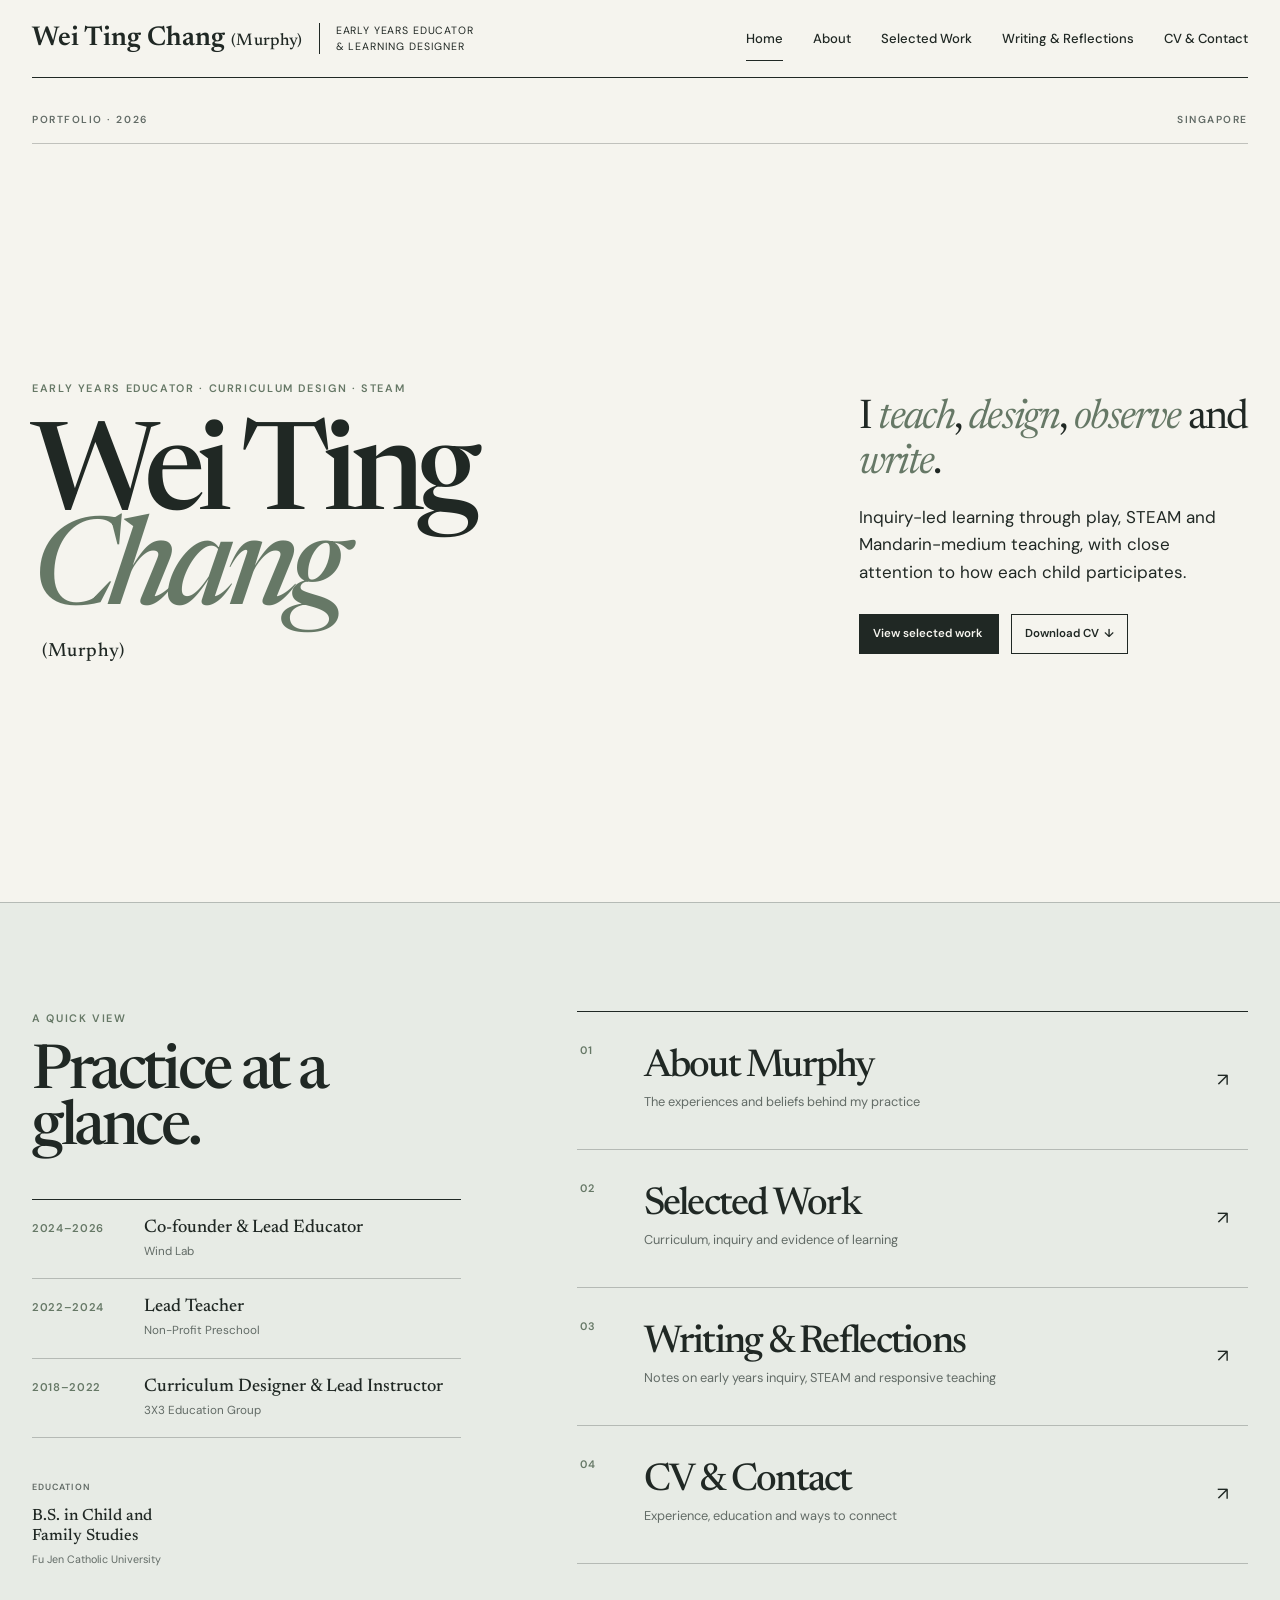
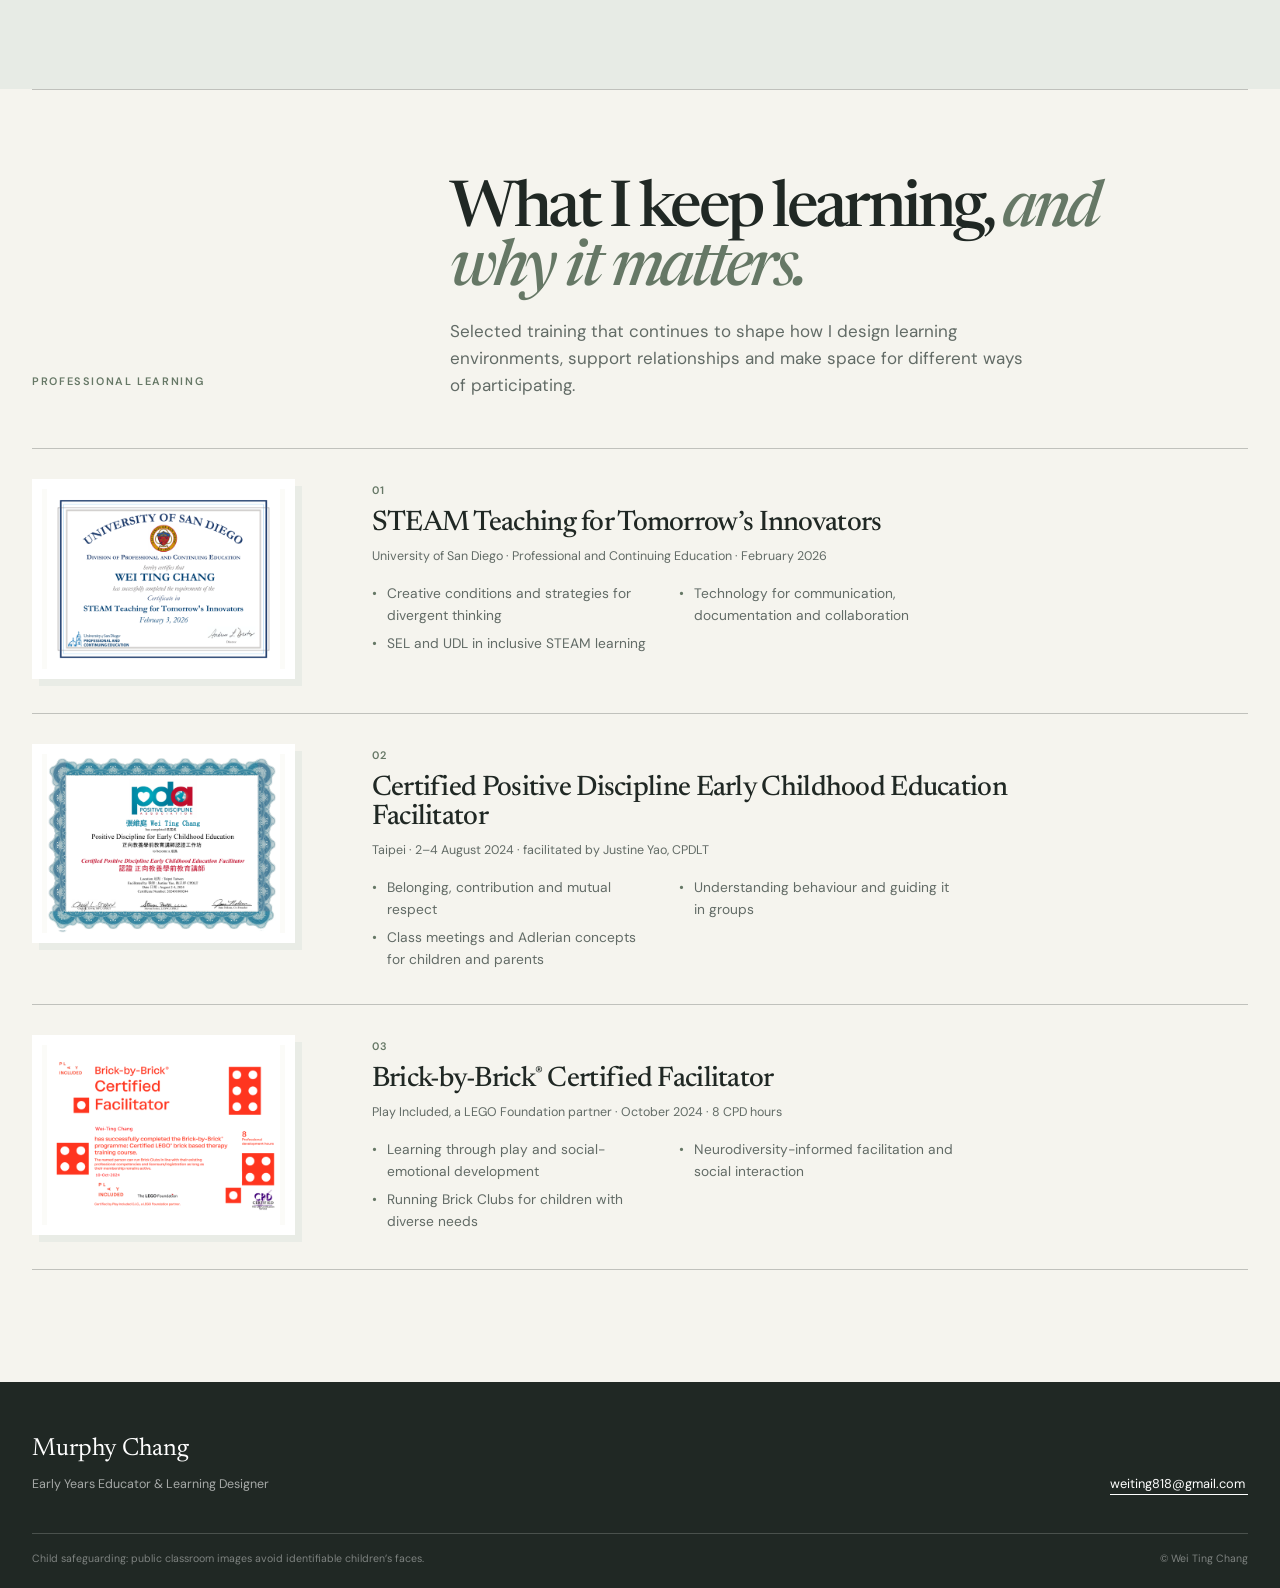
<file: index.html>
<!doctype html>
<html lang="en">
  <head>
    <meta charset="UTF-8" />
    <meta name="viewport" content="width=device-width, initial-scale=1.0" />
    <meta name="description" content="Wei Ting Chang (Murphy) is an Early Years Educator and Learning Designer creating inquiry-led learning through play, STEAM and attentive relationships." />
    <meta name="theme-color" content="#f7f7f2" />
    <title>Wei Ting Chang (Murphy) | Early Years Educator &amp; Learning Designer</title>
    <link rel="preconnect" href="https://fonts.googleapis.com" />
    <link rel="preconnect" href="https://fonts.gstatic.com" crossorigin />
    <link href="https://fonts.googleapis.com/css2?family=Caveat:wght@500;600&amp;family=DM+Sans:wght@400;500;600&amp;family=Newsreader:opsz,wght@6..72,500;6..72,600&amp;display=swap" rel="stylesheet" />
    <link rel="stylesheet" href="home.css?v=20261013-1" />
    <link rel="stylesheet" href="sticky-nav.css?v=20260925-14" />
    <script src="home.js?v=20260910-2" defer></script>
      <script src="mobile-nav.js?v=20260925-1" defer></script>
  </head>
  <body>
    <a class="skip-link" href="#main-content">Skip to main content</a>
    <header class="site-header">
      <a class="brand" href="index.html" aria-label="Wei Ting Chang, home"><span>Wei Ting Chang <i>(Murphy)</i></span><small>Early Years Educator<br />&amp; Learning Designer</small></a>
      <nav class="desktop-nav" aria-label="Primary navigation"><a href="index.html" aria-current="page">Home</a><a href="about.html">About</a><a href="work.html">Selected Work</a><a href="writing.html">Writing &amp; Reflections</a><a href="cv-contact.html">CV &amp; Contact</a></nav>
      <div class="mobile-nav"><button class="mobile-nav-toggle" type="button" aria-expanded="false" aria-controls="mobile-menu">Menu</button><button class="mobile-nav-overlay" type="button" aria-label="Close menu"></button><nav id="mobile-menu" aria-label="Mobile navigation" hidden><a href="index.html" aria-current="page">Home</a><a href="about.html">About</a><a href="work.html">Selected Work</a><a href="writing.html">Writing &amp; Reflections</a><a href="cv-contact.html">CV &amp; Contact</a></nav></div>
    </header>

    <main id="main-content">
      <section class="home-hero shell" aria-labelledby="home-title">
        <div class="cover-meta" data-hero-copy><p>PORTFOLIO · 2026</p><p>SINGAPORE</p></div>
        <div class="cover-title" data-hero-copy>
          <p class="eyebrow">EARLY YEARS EDUCATOR · CURRICULUM DESIGN · STEAM</p>
          <h1 id="home-title">Wei Ting<br /><em>Chang</em></h1><p class="preferred-name">(Murphy)</p>
        </div>
        <div class="cover-intro" data-hero-copy>
          <p class="intro-lead">I <a href="about.html#wind-lab"><span>teach</span><svg aria-hidden="true" viewBox="0 0 100 12" preserveAspectRatio="none"><path pathLength="1" d="M2 8.2 C18 6.7 34 8.8 51 7.2 S82 6.5 98 7.8" /></svg></a>, <a href="about.html#wind-lab"><span>design</span><svg aria-hidden="true" viewBox="0 0 100 12" preserveAspectRatio="none"><path pathLength="1" d="M2 7.5 C21 9.2 38 5.8 57 7.5 S84 8.6 98 6.8" /></svg></a>, <a href="about.html"><span>observe</span><svg aria-hidden="true" viewBox="0 0 100 12" preserveAspectRatio="none"><path pathLength="1" d="M2 8 C24 6.2 42 8.7 61 7.1 S86 7.2 98 8" /></svg></a> and <a href="https://www.linkedin.com/in/wei-ting-chang-b0570837a" target="_blank" rel="noreferrer"><span>write</span><span class="sr-only"> on LinkedIn</span><svg aria-hidden="true" viewBox="0 0 100 12" preserveAspectRatio="none"><path pathLength="1" d="M2 7.8 C17 6.2 36 9 54 7.3 S82 6.8 98 8.1" /></svg></a>.</p>
          <p>Inquiry-led learning through play, STEAM and Mandarin-medium teaching, with close attention to how each child participates.</p>
          <div class="hero-actions"><a class="text-button text-button--solid" href="work.html">View selected work <span aria-hidden="true">↗</span></a><a class="text-button" href="WEI_TING_CHANG_CV.pdf" download>Download CV <span class="download-arrow" aria-hidden="true">↓</span></a></div>
        </div>
      </section>

      <section class="route-section" id="explore" aria-labelledby="route-title">
        <div class="shell route-layout">
          <aside class="quick-view" data-reveal>
            <p class="section-label">A QUICK VIEW</p>
            <h2 id="route-title">Practice at a glance.</h2>
            <ol>
              <li><time>2024–2026</time><span><strong>Co-founder &amp; Lead Educator</strong><small>Wind Lab</small></span></li>
              <li><time>2022–2024</time><span><strong>Lead Teacher</strong><small>Non-Profit Preschool</small></span></li>
              <li><time>2018–2022</time><span><strong>Curriculum Designer &amp; Lead Instructor</strong><small>3X3 Education Group</small></span></li>
            </ol>
            <div class="qualification-notes" aria-label="Education">
              <div class="qualification-item">
                <span>EDUCATION</span>
                <p><strong>B.S. in Child and Family Studies</strong><small>Fu Jen Catholic University</small></p>
              </div>
            </div>
          </aside>
          <nav class="route-list" aria-label="Portfolio sections" data-reveal>
            <a class="route-item" href="about.html"><span class="route-number">01</span><span class="route-copy"><strong>About Murphy</strong><small>The experiences and beliefs behind my practice</small></span><span class="route-arrow" aria-hidden="true">↗</span></a>
            <a class="route-item" href="work.html#air-car"><span class="route-number">02</span><span class="route-copy"><strong>Selected Work</strong><small>Curriculum, inquiry and evidence of learning</small></span><span class="route-arrow" aria-hidden="true">↗</span></a>
            <a class="route-item" href="writing.html"><span class="route-number">03</span><span class="route-copy"><strong>Writing &amp; Reflections</strong><small>Notes on early years inquiry, STEAM and responsive teaching</small></span><span class="route-arrow" aria-hidden="true">↗</span></a>
            <a class="route-item" href="cv-contact.html"><span class="route-number">04</span><span class="route-copy"><strong>CV &amp; Contact</strong><small>Experience, education and ways to connect</small></span><span class="route-arrow" aria-hidden="true">↗</span></a>
          </nav>
        </div>
      </section>

      <section class="home-credentials shell" id="professional-learning" aria-labelledby="home-credentials-title">
        <div class="home-credentials__intro">
          <p class="section-label">PROFESSIONAL LEARNING</p>
          <div>
            <h2 id="home-credentials-title">What I keep learning, <em>and why it matters.</em></h2>
            <p>Selected training that continues to shape how I design learning environments, support relationships and make space for different ways of participating.</p>
          </div>
        </div>
        <div class="home-credentials__list">
          <article class="home-credential">
            <figure class="home-credential__certificate"><img src="assets/images/certificates/steam.png?v=20261013-1" alt="Certificate in STEAM Teaching for Tomorrow’s Innovators from the University of San Diego" loading="lazy" /></figure>
            <div class="home-credential__copy"><p class="home-credential__index">01</p><h3>STEAM Teaching for Tomorrow’s Innovators</h3><p class="home-credential__meta">University of San Diego · Professional and Continuing Education · February 2026</p><ul><li>Creative conditions and strategies for divergent thinking</li><li>Technology for communication, documentation and collaboration</li><li>SEL and UDL in inclusive STEAM learning</li></ul></div>
          </article>
          <article class="home-credential">
            <figure class="home-credential__certificate"><img src="assets/images/certificates/positive-discipline.png?v=20261013-1" alt="Certified Positive Discipline Early Childhood Education Facilitator certificate" loading="lazy" /></figure>
            <div class="home-credential__copy"><p class="home-credential__index">02</p><h3>Certified Positive Discipline Early Childhood Education Facilitator</h3><p class="home-credential__meta">Taipei · 2–4 August 2024 · facilitated by Justine Yao, CPDLT</p><ul><li>Belonging, contribution and mutual respect</li><li>Understanding behaviour and guiding it in groups</li><li>Class meetings and Adlerian concepts for children and parents</li></ul></div>
          </article>
          <article class="home-credential">
            <figure class="home-credential__certificate"><img src="assets/images/certificates/brick-by-brick.png?v=20261013-1" alt="Brick-by-Brick Certified Facilitator certificate from Play Included" loading="lazy" /></figure>
            <div class="home-credential__copy"><p class="home-credential__index">03</p><h3>Brick-by-Brick<sup>®</sup> Certified Facilitator</h3><p class="home-credential__meta">Play Included, a LEGO Foundation partner · October 2024 · 8 CPD hours</p><ul><li>Learning through play and social-emotional development</li><li>Neurodiversity-informed facilitation and social interaction</li><li>Running Brick Clubs for children with diverse needs</li></ul></div>
          </article>
        </div>
      </section>
    </main>

    <footer class="site-footer">
      <div class="shell footer-row"><div><p class="footer-name">Murphy Chang</p><p>Early Years Educator &amp; Learning Designer</p></div><a href="mailto:weiting818@gmail.com">weiting818@gmail.com <span aria-hidden="true">↗</span></a></div>
      <div class="shell footer-meta"><p>Child safeguarding: public classroom images avoid identifiable children’s faces.</p><p>© Wei Ting Chang</p></div>
    </footer>
  </body>
</html>
</file>
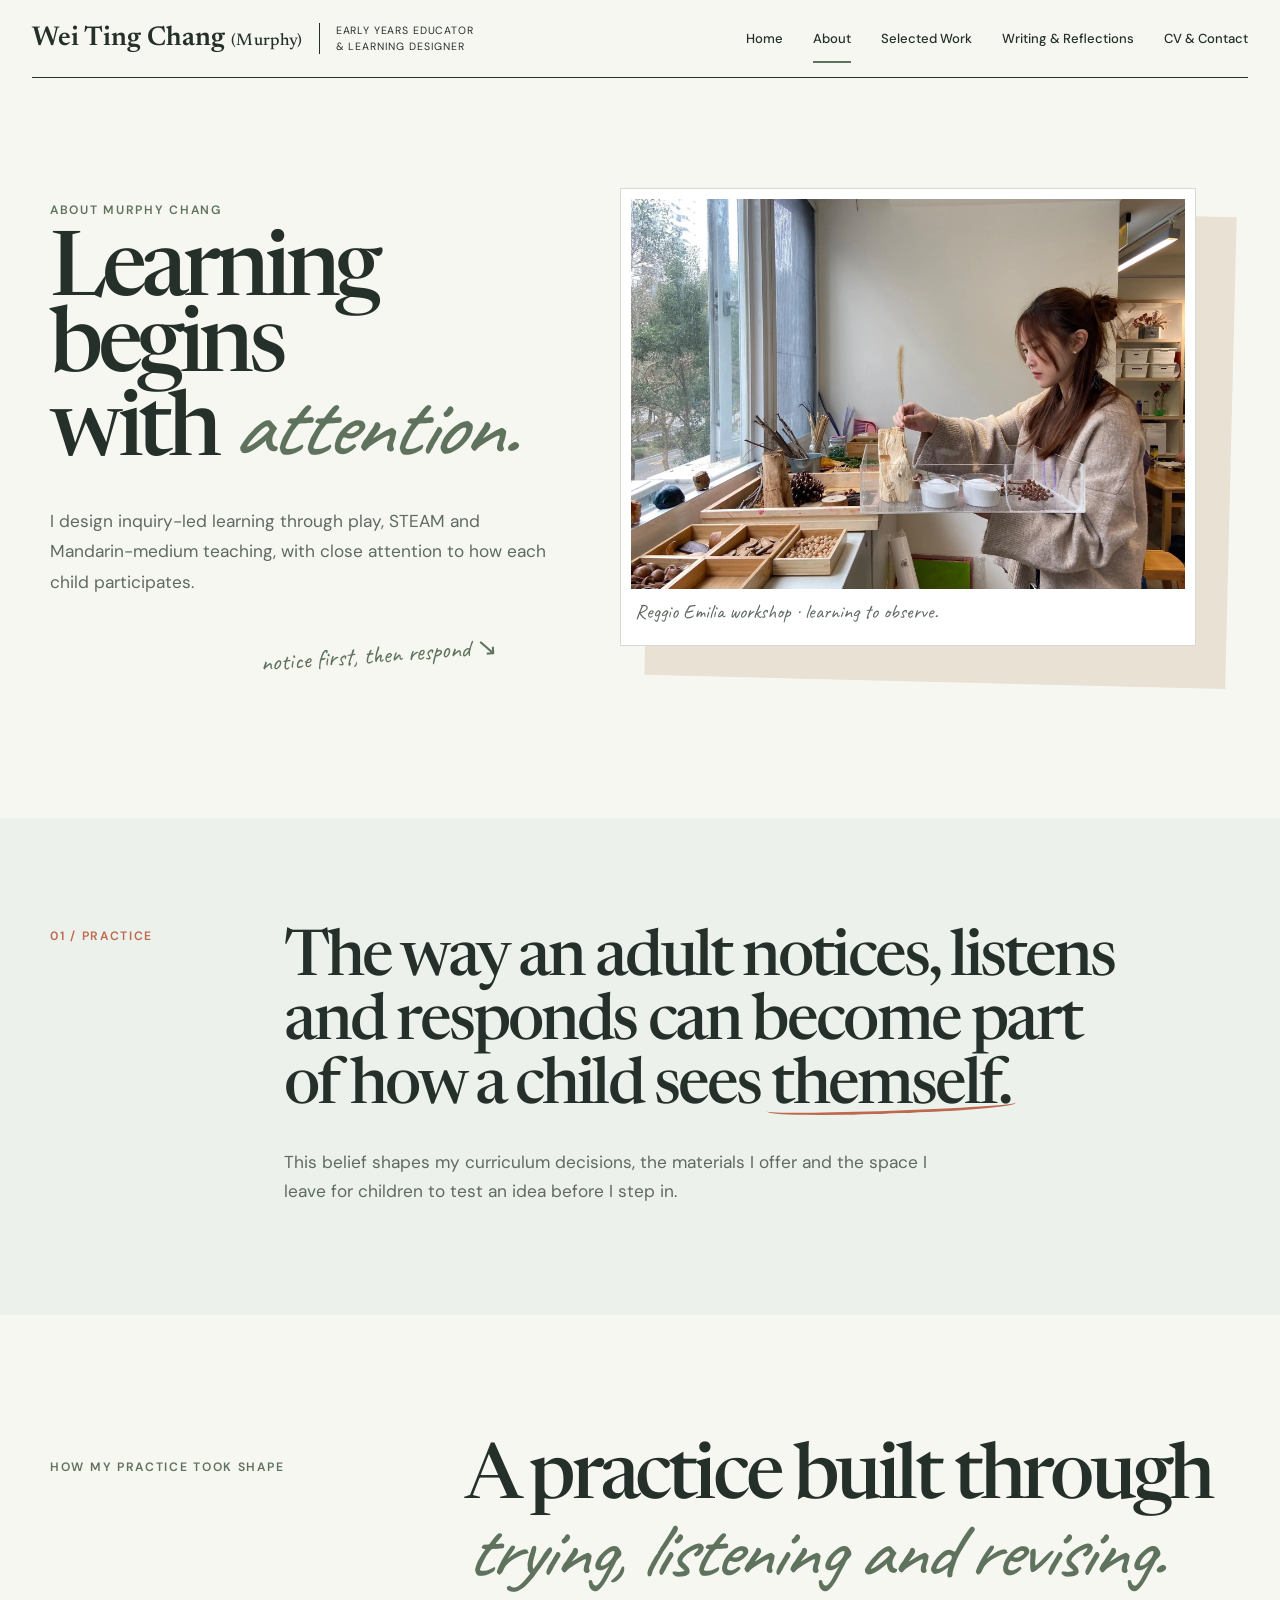
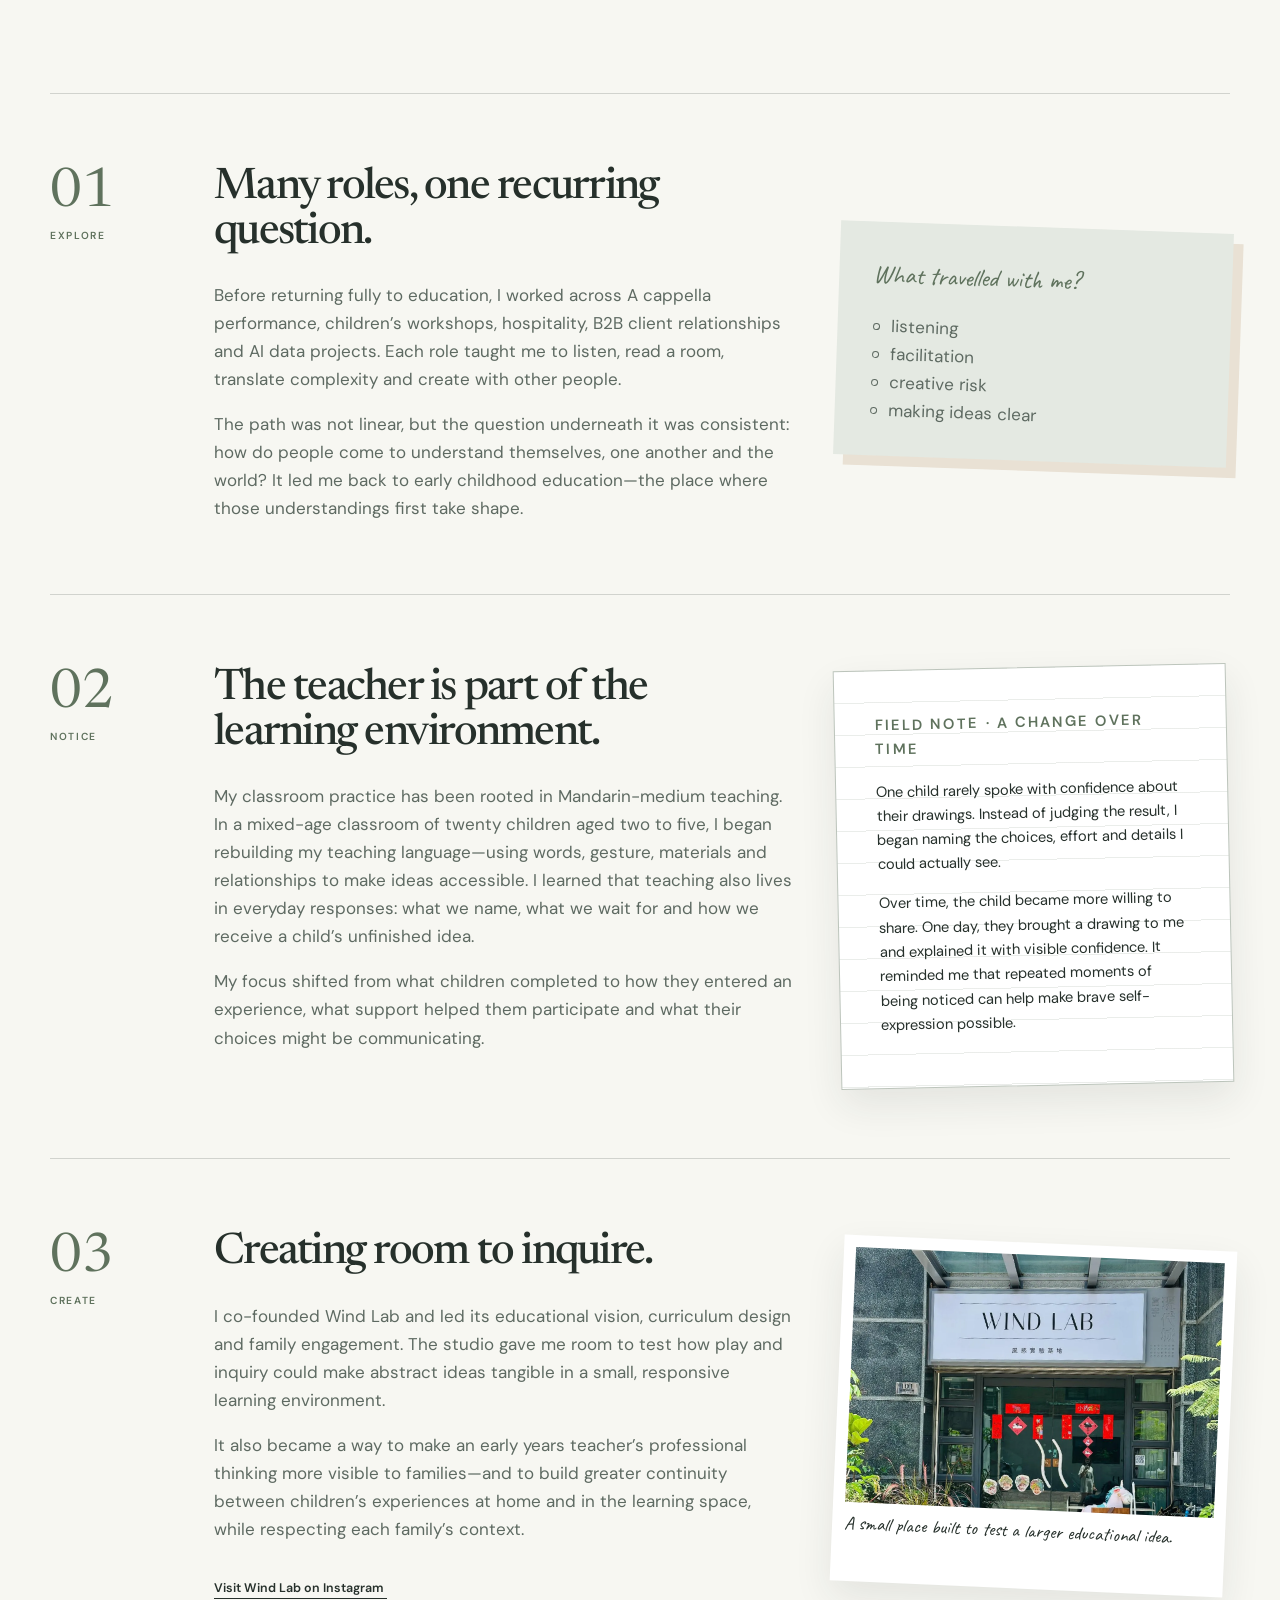
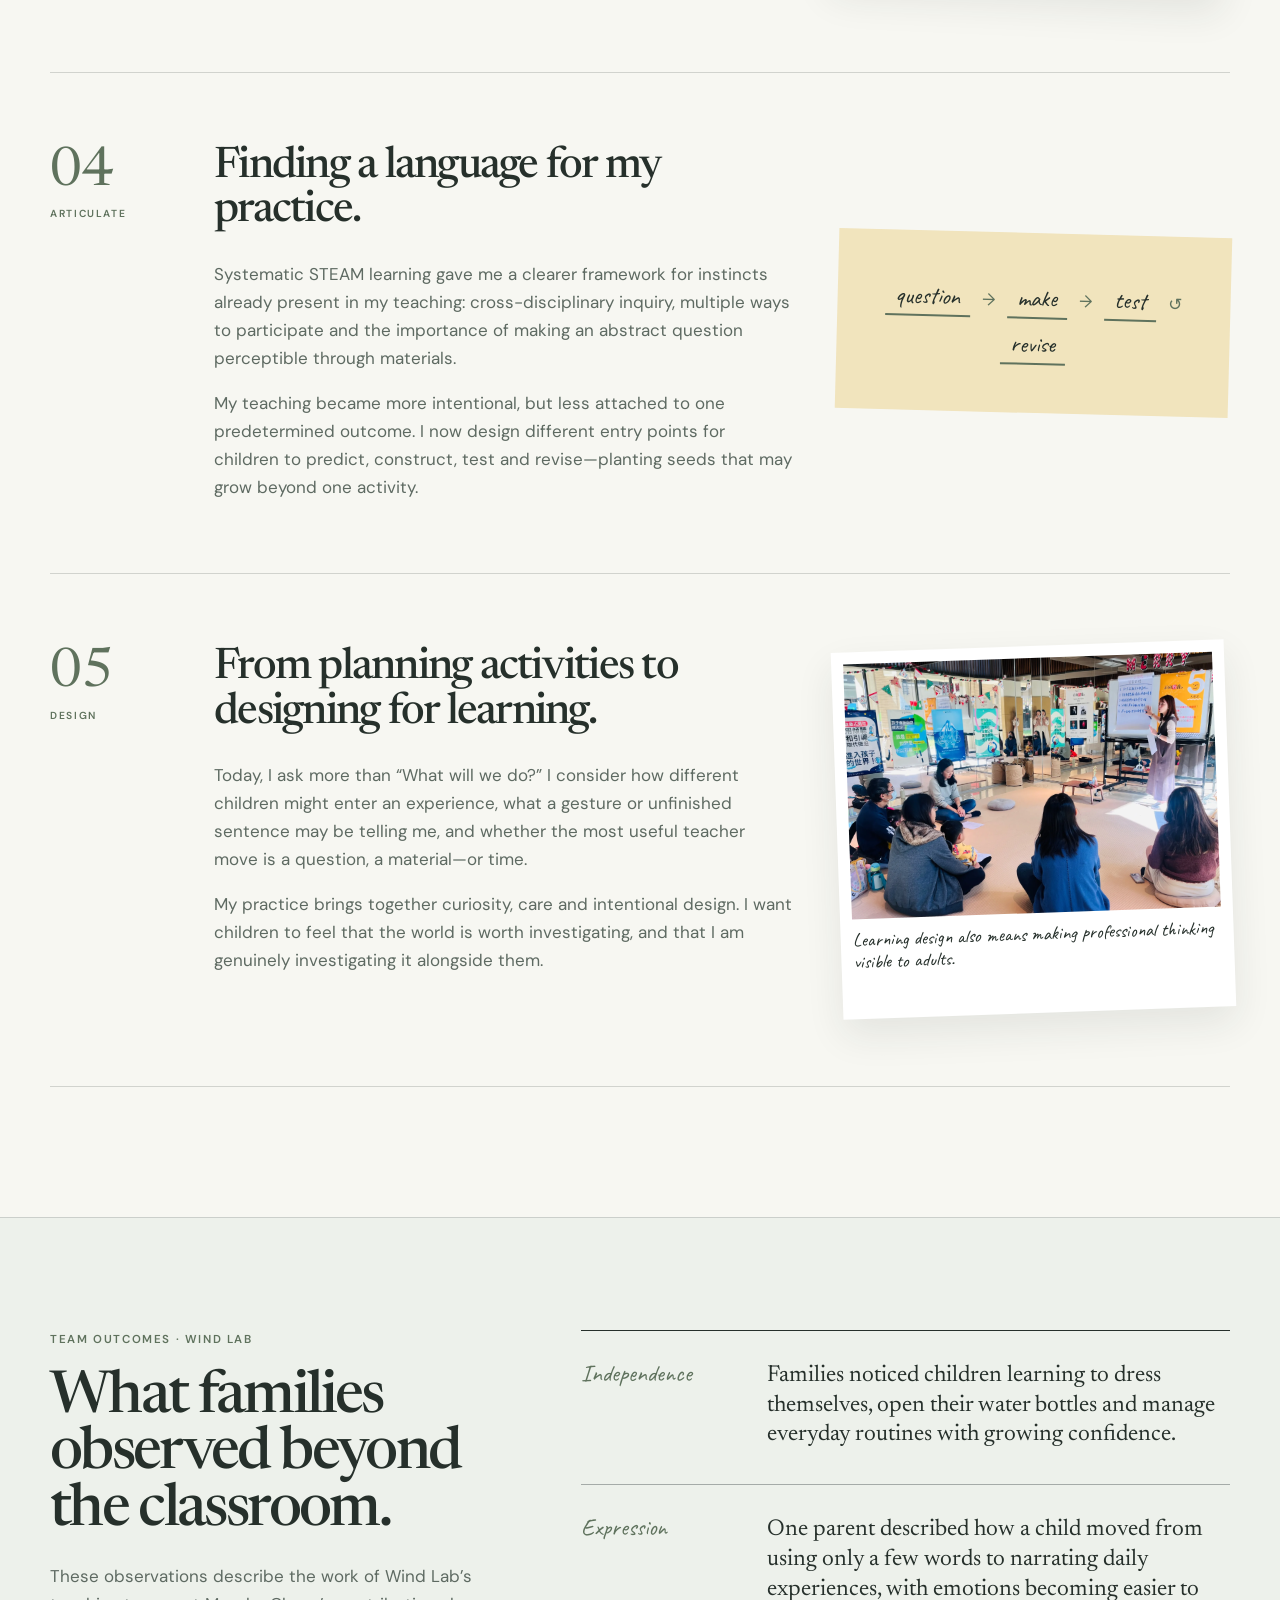
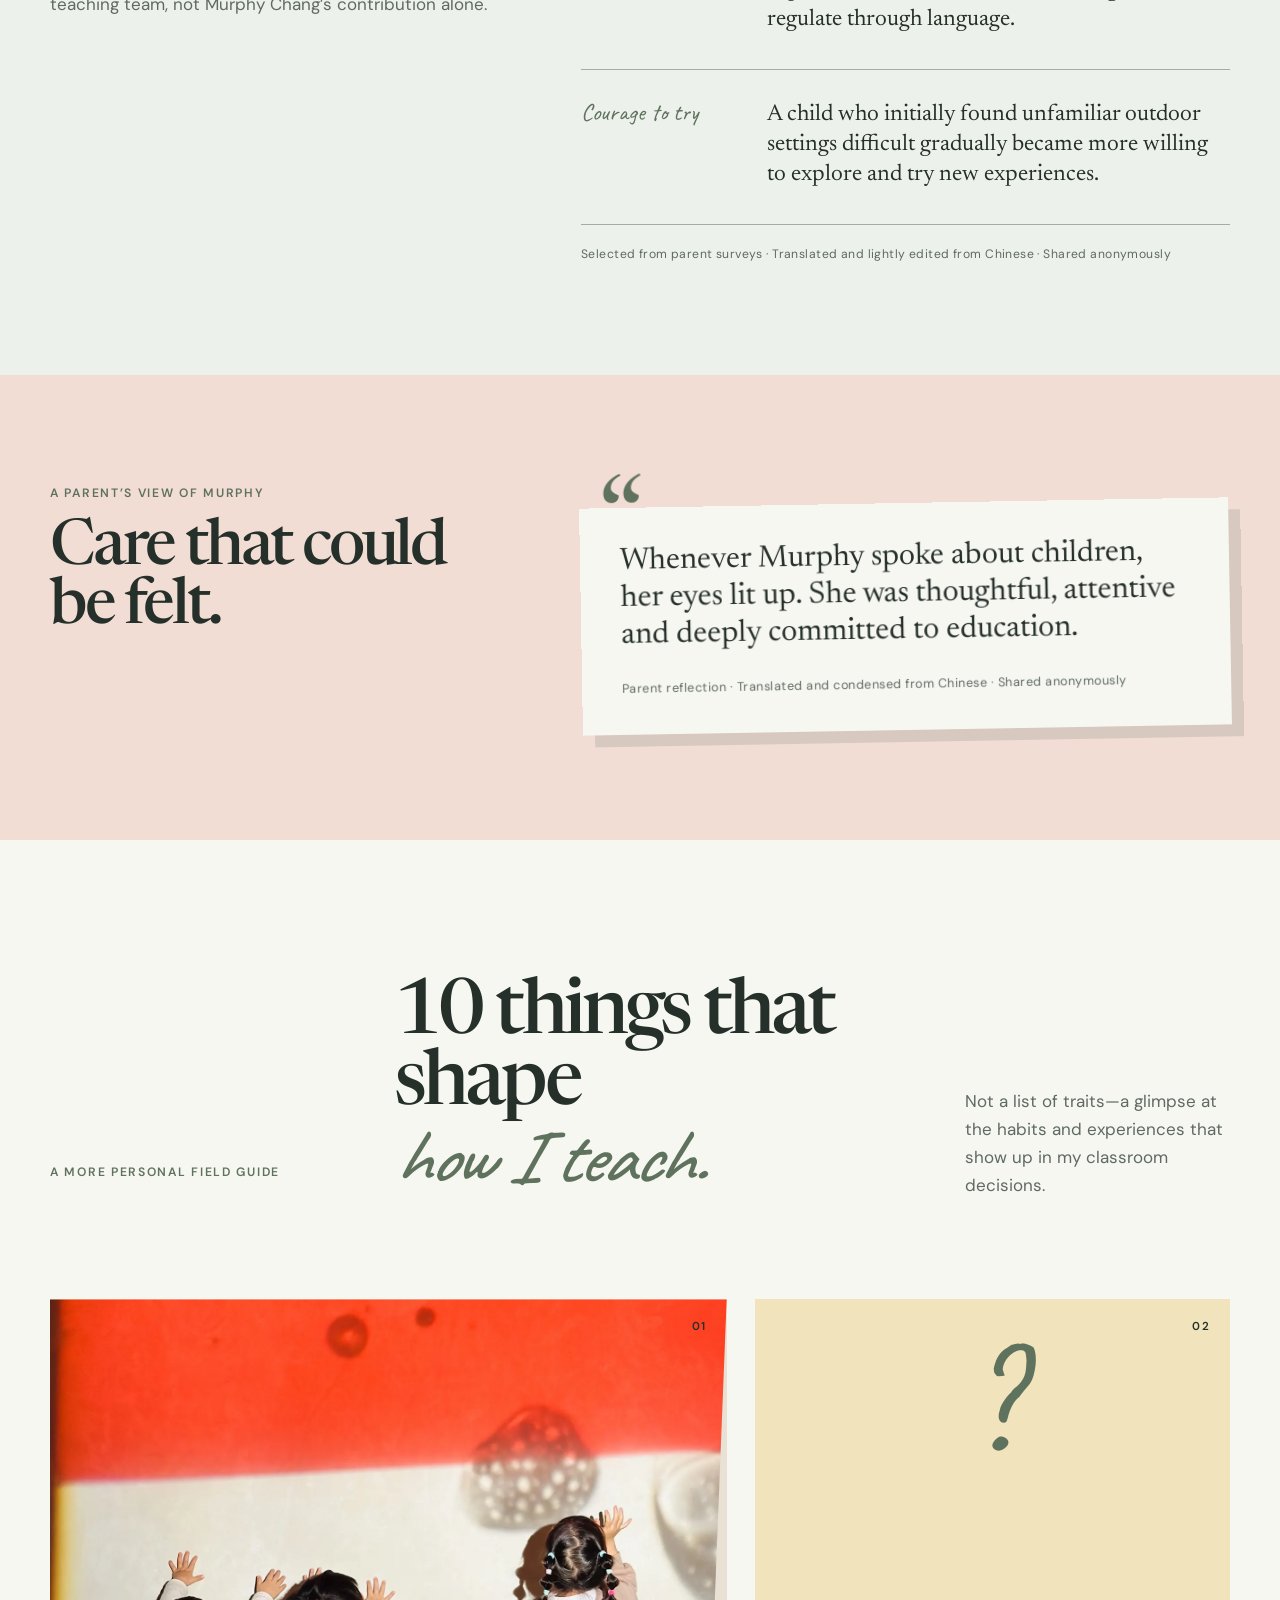
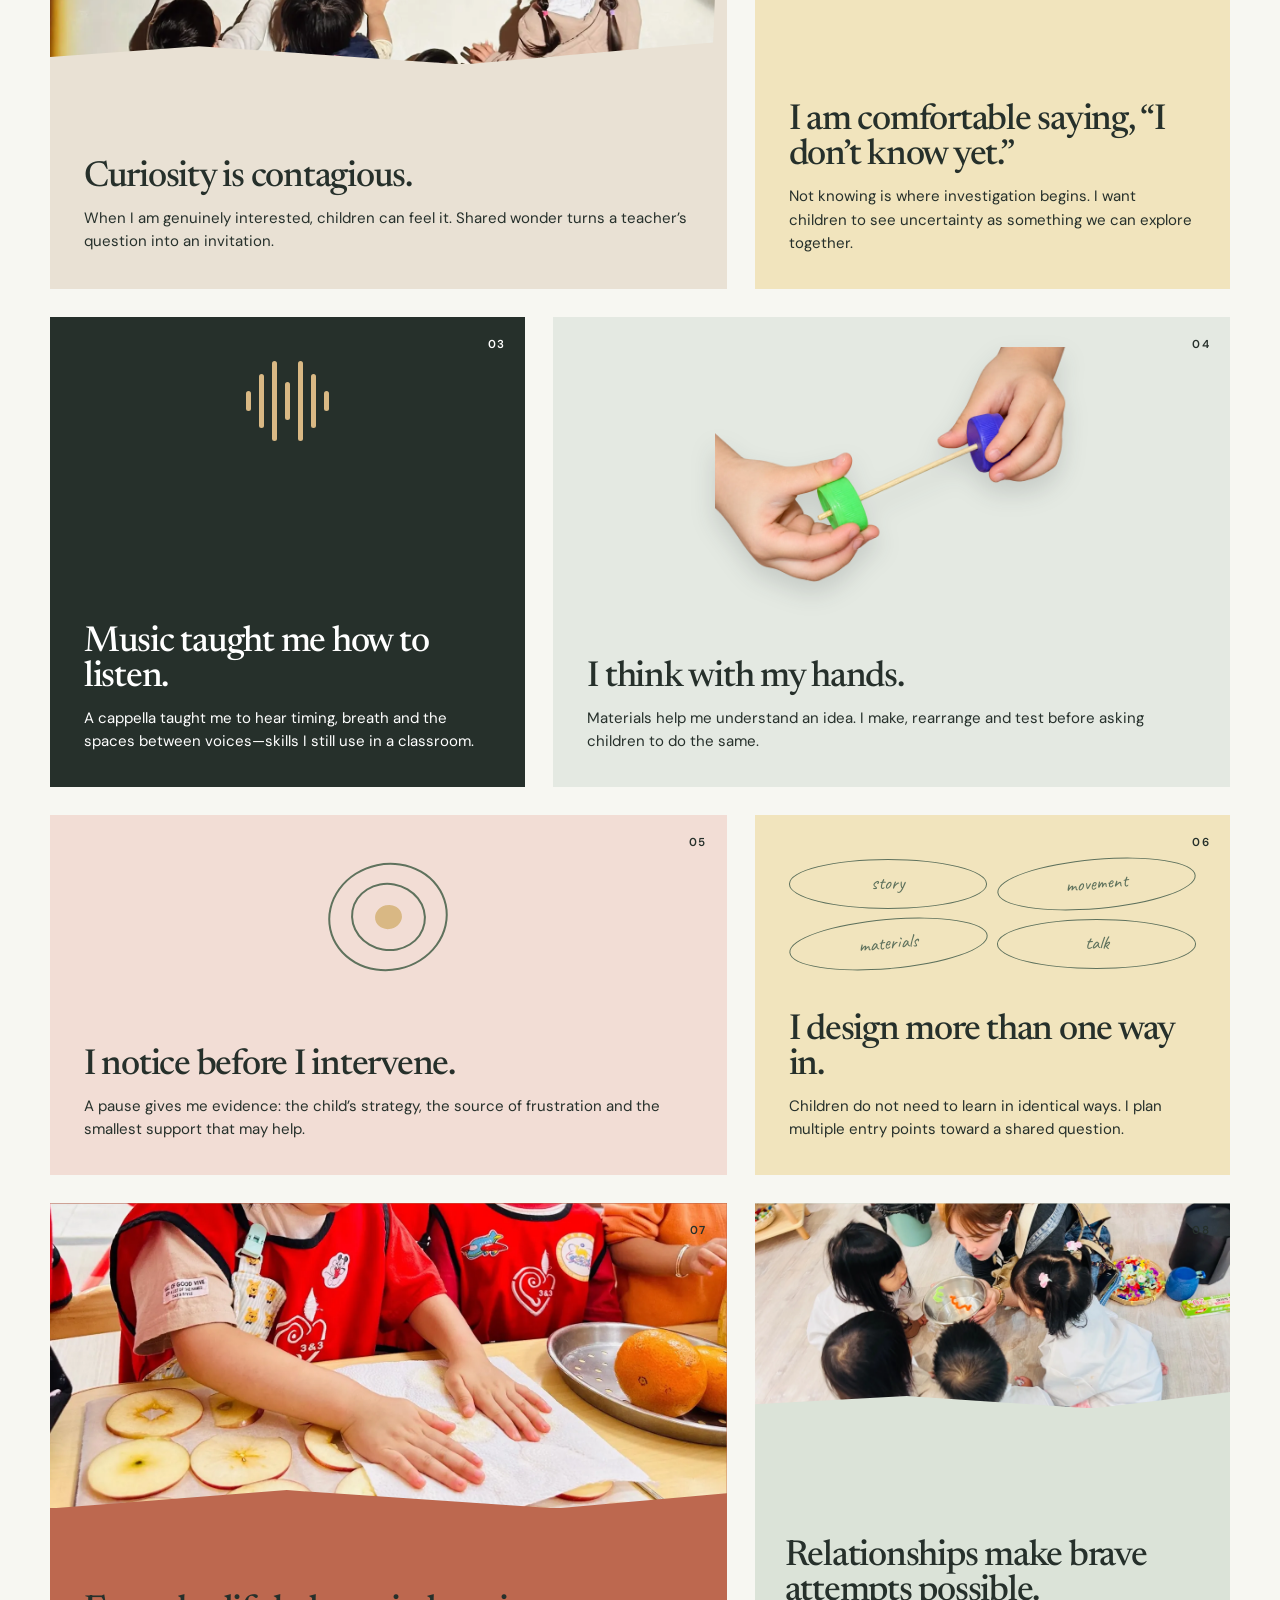
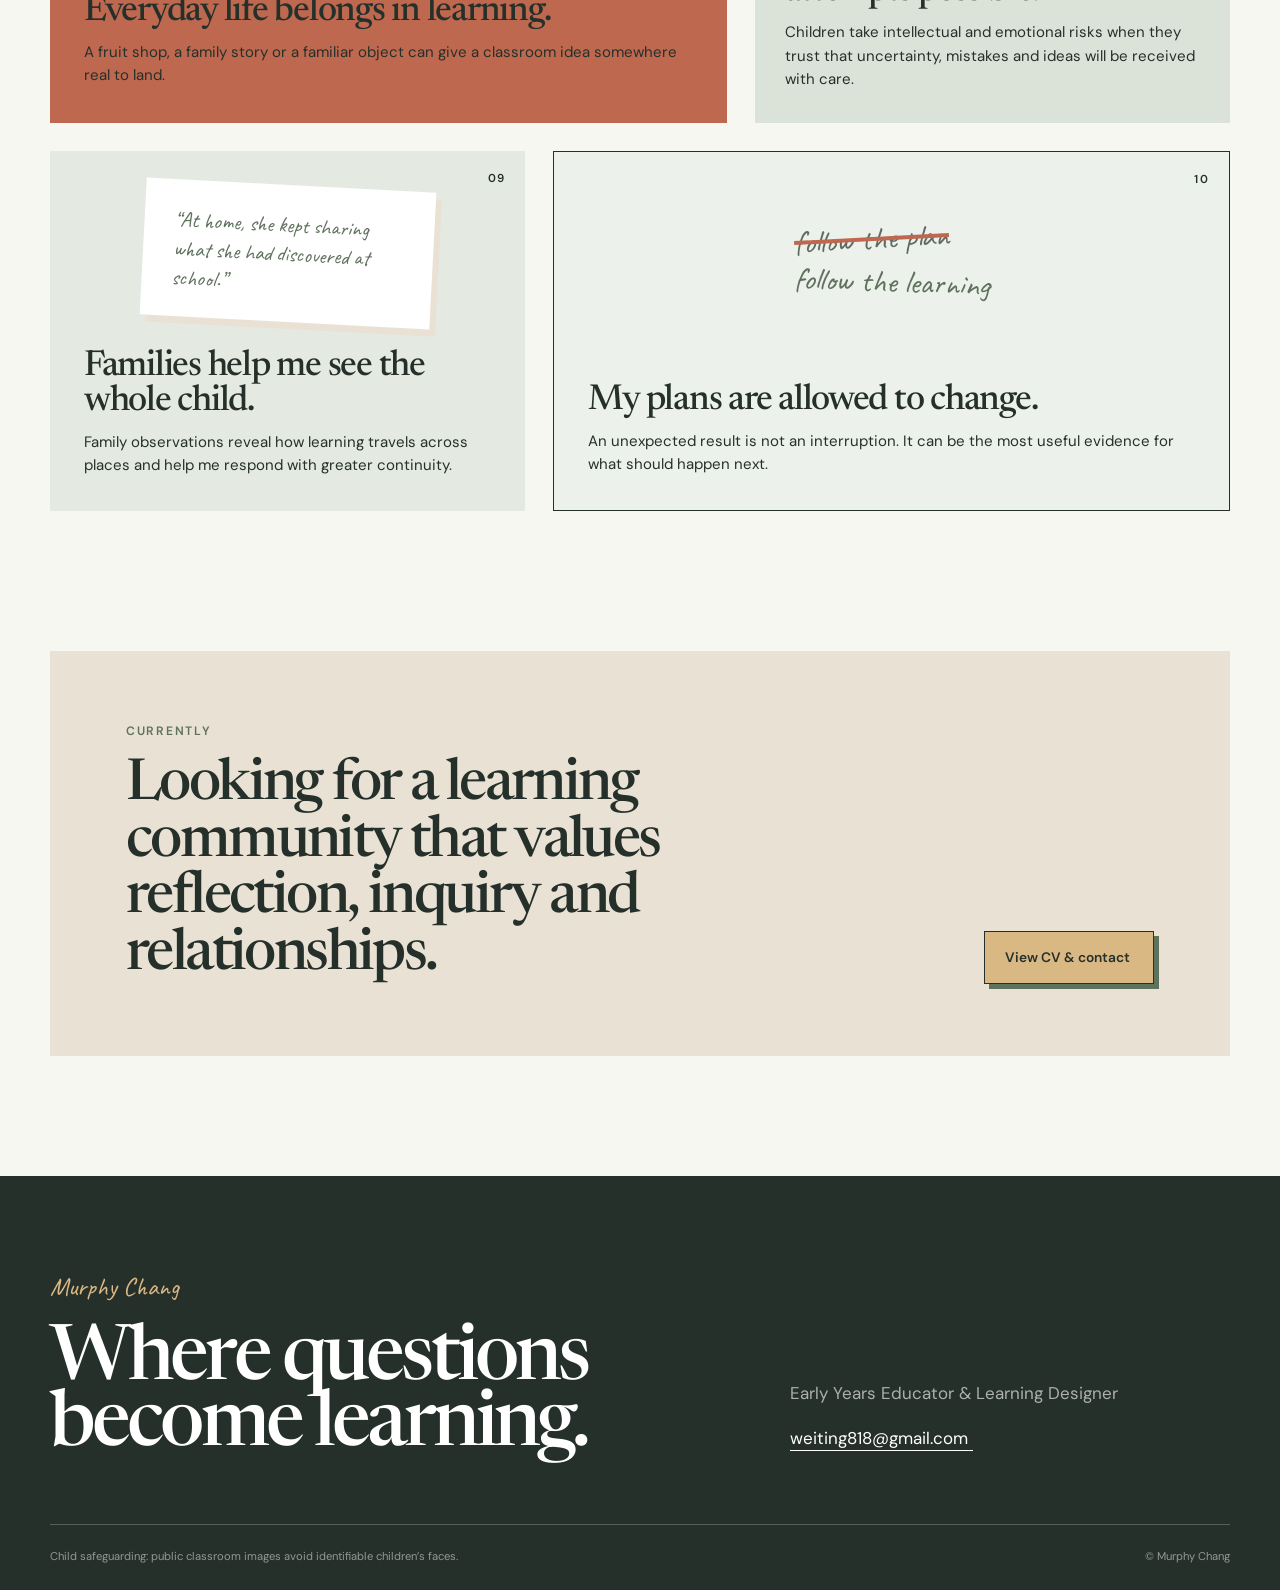
<file: about.html>
<!doctype html>
<html lang="en">
  <head>
    <meta charset="UTF-8" />
    <meta name="viewport" content="width=device-width, initial-scale=1.0" />
    <meta name="description" content="About Murphy Chang, an Early Years Educator and Learning Designer whose practice brings together inquiry, play, STEAM and relationships." />
    <title>About Murphy Chang | Early Years Educator &amp; Learning Designer</title>
    <link rel="preconnect" href="https://fonts.googleapis.com" />
    <link rel="preconnect" href="https://fonts.gstatic.com" crossorigin />
    <link href="https://fonts.googleapis.com/css2?family=Caveat:wght@500;600&amp;family=DM+Sans:wght@400;500;600&amp;family=Newsreader:opsz,wght@6..72,500;6..72,600&amp;display=swap" rel="stylesheet" />
    <link rel="stylesheet" href="about-v2.css?v=20260925-16" />
    <link rel="stylesheet" href="colour-themes.css?v=20260910-2" />
    <link rel="stylesheet" href="sticky-nav.css?v=20260925-14" />
    <script src="about-v2.js?v=20260910-3" defer></script>
      <script src="mobile-nav.js?v=20260925-1" defer></script>
  </head>
  <body class="theme-a">
    <a class="skip-link" href="#main-content">Skip to main content</a>
    <header class="site-header">
      <a class="brand" href="index.html" aria-label="Wei Ting Chang, home"><span>Wei Ting Chang <i>(Murphy)</i></span><small>Early Years Educator<br />&amp; Learning Designer</small></a>
      <nav class="desktop-nav" aria-label="Primary navigation"><a href="index.html">Home</a><a href="about.html" aria-current="page">About</a><a href="work.html">Selected Work</a><a href="writing.html">Writing &amp; Reflections</a><a href="cv-contact.html">CV &amp; Contact</a></nav>
      <div class="mobile-nav"><button class="mobile-nav-toggle" type="button" aria-expanded="false" aria-controls="mobile-menu">Menu</button><button class="mobile-nav-overlay" type="button" aria-label="Close menu"></button><nav id="mobile-menu" aria-label="Mobile navigation" hidden><a href="index.html">Home</a><a href="about.html" aria-current="page">About</a><a href="work.html">Selected Work</a><a href="writing.html">Writing &amp; Reflections</a><a href="cv-contact.html">CV &amp; Contact</a></nav></div>
    </header>

    <main id="main-content">
      <section class="hero page-shell" aria-labelledby="about-title">
        <div class="hero-copy" data-reveal="hero-copy">
          <p class="eyebrow">ABOUT MURPHY CHANG</p>
          <h1 id="about-title">Learning begins<br />with <em>attention.</em></h1>
          <p class="hero-intro">I design inquiry-led learning through play, STEAM and Mandarin-medium teaching, with close attention to how each child participates.</p>
          <p class="hand-note">notice first, then respond ↘</p>
        </div>
        <div class="hero-collage" aria-label="Murphy Chang preparing a learning environment" data-reveal="hero-media">
          <div class="paper" aria-hidden="true"></div>
          <figure class="hero-photo">
            <div class="hero-photo-viewport">
              <img src="assets/images/about-v2/murphy-preparing-learning-environment.webp" width="2048" height="1536" fetchpriority="high" alt="Wei Ting Chang (Murphy) taking part in a Reggio Emilia workshop." />
            </div>
              <figcaption>Reggio Emilia workshop · learning to observe.</figcaption>
          </figure>
        </div>
      </section>

      <section class="manifesto" aria-labelledby="manifesto-title">
        <div class="page-shell manifesto-grid">
          <p class="section-number">01 / PRACTICE</p>
          <div data-reveal>
            <h2 id="manifesto-title">The way an adult notices, listens and responds can become part of how a child sees <span>themself.</span></h2>
            <p>This belief shapes my curriculum decisions, the materials I offer and the space I leave for children to test an idea before I step in.</p>
          </div>
        </div>
      </section>

      <section class="journey page-shell" aria-labelledby="journey-title">
        <header class="section-heading" data-reveal>
          <p class="eyebrow">HOW MY PRACTICE TOOK SHAPE</p>
          <h2 id="journey-title">A practice built through<br /><em>trying, listening and revising.</em></h2>
        </header>
        <ol class="chapter-list">
          <li class="chapter chapter-one" data-reveal>
            <div class="chapter-marker"><span>01</span><small>EXPLORE</small></div>
            <div class="chapter-copy">
              <h3>Many roles, one recurring question.</h3>
              <p>Before returning fully to education, I worked across A cappella performance, children’s workshops, hospitality, B2B client relationships and AI data projects. Each role taught me to listen, read a room, translate complexity and create with other people.</p>
              <p>The path was not linear, but the question underneath it was consistent: how do people come to understand themselves, one another and the world? It led me back to early childhood education—the place where those understandings first take shape.</p>
            </div>
            <aside class="chapter-note note-blue" data-reveal="evidence"><p class="handwriting">What travelled with me?</p><ul><li>listening</li><li>facilitation</li><li>creative risk</li><li>making ideas clear</li></ul></aside>
          </li>

          <li class="chapter chapter-two" data-reveal>
            <div class="chapter-marker"><span>02</span><small>NOTICE</small></div>
            <div class="chapter-copy">
              <h3>The teacher is part of the learning environment.</h3>
              <p>My classroom practice has been rooted in Mandarin-medium teaching. In a mixed-age classroom of twenty children aged two to five, I began rebuilding my teaching language—using words, gesture, materials and relationships to make ideas accessible. I learned that teaching also lives in everyday responses: what we name, what we wait for and how we receive a child’s unfinished idea.</p>
              <p>My focus shifted from what children completed to how they entered an experience, what support helped them participate and what their choices might be communicating.</p>
            </div>
            <aside class="field-note" data-reveal="evidence">
              <p class="field-label">FIELD NOTE · A CHANGE OVER TIME</p>
              <p>One child rarely spoke with confidence about their drawings. Instead of judging the result, I began naming the choices, effort and details I could actually see.</p>
              <p>Over time, the child became more willing to share. One day, they brought a drawing to me and explained it with visible confidence. It reminded me that repeated moments of being noticed can help make brave self-expression possible.</p>
            </aside>
          </li>

          <li class="chapter chapter-three" id="wind-lab" data-reveal>
            <div class="chapter-marker"><span>03</span><small>CREATE</small></div>
            <div class="chapter-copy">
              <h3>Creating room to inquire.</h3>
              <p>I co-founded Wind Lab and led its educational vision, curriculum design and family engagement. The studio gave me room to test how play and inquiry could make abstract ideas tangible in a small, responsive learning environment.</p>
              <p>It also became a way to make an early years teacher’s professional thinking more visible to families—and to build greater continuity between children’s experiences at home and in the learning space, while respecting each family’s context.</p>
              <a class="wind-lab-link" href="https://www.instagram.com/wind___lab?stkn=c2QzdWNmeHB6Mnps" target="_blank" rel="noreferrer">Visit Wind Lab on Instagram <span aria-hidden="true">↗</span></a>
            </div>
            <figure class="chapter-photo photo-camera" data-reveal="evidence"><img src="assets/images/about-v2/wind-lab-entrance.webp" alt="The entrance and sign of Wind Lab learning studio." loading="lazy" decoding="async" /><figcaption>A small place built to test a larger educational idea.</figcaption></figure>
          </li>

          <li class="chapter chapter-four" data-reveal>
            <div class="chapter-marker"><span>04</span><small>ARTICULATE</small></div>
            <div class="chapter-copy">
              <h3>Finding a language for my practice.</h3>
              <p>Systematic STEAM learning gave me a clearer framework for instincts already present in my teaching: cross-disciplinary inquiry, multiple ways to participate and the importance of making an abstract question perceptible through materials.</p>
              <p>My teaching became more intentional, but less attached to one predetermined outcome. I now design different entry points for children to predict, construct, test and revise—planting seeds that may grow beyond one activity.</p>
            </div>
            <aside class="process-card" aria-label="Inquiry process" data-reveal="evidence"><span>question</span><i aria-hidden="true">→</i><span>make</span><i aria-hidden="true">→</i><span>test</span><i aria-hidden="true">↺</i><span>revise</span></aside>
          </li>

          <li class="chapter chapter-five" data-reveal>
            <div class="chapter-marker"><span>05</span><small>DESIGN</small></div>
            <div class="chapter-copy">
              <h3>From planning activities to designing for learning.</h3>
              <p>Today, I ask more than “What will we do?” I consider how different children might enter an experience, what a gesture or unfinished sentence may be telling me, and whether the most useful teacher move is a question, a material—or time.</p>
              <p>My practice brings together curiosity, care and intentional design. I want children to feel that the world is worth investigating, and that I am genuinely investigating it alongside them.</p>
            </div>
            <figure class="chapter-photo photo-story" data-reveal="evidence"><img src="assets/images/about-v2/murphy-family-workshop.webp" alt="Murphy Chang facilitating a reflective learning workshop with families." loading="lazy" decoding="async" /><figcaption>Learning design also means making professional thinking visible to adults.</figcaption></figure>
          </li>
        </ol>
      </section>

      <section class="wind-lab-evidence" aria-labelledby="wind-lab-evidence-title">
        <div class="page-shell wind-lab-evidence-grid">
          <header data-reveal>
            <p class="evidence-kicker">TEAM OUTCOMES · WIND LAB</p>
            <h2 id="wind-lab-evidence-title">What families observed beyond the classroom.</h2>
            <p>These observations describe the work of Wind Lab’s teaching team, not Murphy Chang’s contribution alone.</p>
          </header>
          <dl class="evidence-list" data-reveal>
            <div><dt>Independence</dt><dd>Families noticed children learning to dress themselves, open their water bottles and manage everyday routines with growing confidence.</dd></div>
            <div><dt>Expression</dt><dd>One parent described how a child moved from using only a few words to narrating daily experiences, with emotions becoming easier to regulate through language.</dd></div>
            <div><dt>Courage to try</dt><dd>A child who initially found unfamiliar outdoor settings difficult gradually became more willing to explore and try new experiences.</dd></div>
          </dl>
          <p class="evidence-source" data-reveal>Selected from parent surveys · Translated and lightly edited from Chinese · Shared anonymously</p>
        </div>
      </section>

      <section class="family-note" aria-labelledby="family-note-title">
        <div class="page-shell family-note-grid" data-reveal>
          <div><p class="eyebrow">A PARENT’S VIEW OF MURPHY</p><h2 id="family-note-title">Care that could be felt.</h2></div>
          <blockquote><p>Whenever Murphy spoke about children, her eyes lit up. She was thoughtful, attentive and deeply committed to education.</p><footer>Parent reflection · Translated and condensed from Chinese · Shared anonymously</footer></blockquote>
        </div>
      </section>

      <section class="ten-things page-shell" aria-labelledby="ten-things-title">
        <header class="section-heading things-heading" data-reveal>
          <p class="eyebrow">A MORE PERSONAL FIELD GUIDE</p>
          <h2 id="ten-things-title">10 things that shape<br /><em>how I teach.</em></h2>
          <p>Not a list of traits—a glimpse at the habits and experiences that show up in my classroom decisions.</p>
        </header>
        <ol class="things-grid">
          <li class="thing-card thing-photo thing-1" data-reveal><span class="thing-number">01</span><img src="assets/images/about-v2/children-shadow-investigation.webp" alt="Children seen from behind reaching toward projected light and shadows." loading="lazy" decoding="async" /><div><h3>Curiosity is contagious.</h3><p>When I am genuinely interested, children can feel it. Shared wonder turns a teacher’s question into an invitation.</p></div></li>
          <li class="thing-card thing-note thing-2" data-reveal><span class="thing-number">02</span><span class="question-mark" aria-hidden="true">?</span><div><h3>I am comfortable saying, “I don’t know yet.”</h3><p>Not knowing is where investigation begins. I want children to see uncertainty as something we can explore together.</p></div></li>
          <li class="thing-card thing-sound thing-3" data-reveal><span class="thing-number">03</span><div class="sound-wave" aria-hidden="true"><i></i><i></i><i></i><i></i><i></i><i></i><i></i></div><div><h3>Music taught me how to listen.</h3><p>A cappella taught me to hear timing, breath and the spaces between voices—skills I still use in a classroom.</p></div></li>
          <li class="thing-card thing-object thing-4" data-reveal><span class="thing-number">04</span><img src="assets/images/cutout/air-car-axle-assembly-cutout-v1.webp" alt="Hands assembling an axle and wheels for a balloon-powered car." loading="lazy" decoding="async" /><div><h3>I think with my hands.</h3><p>Materials help me understand an idea. I make, rearrange and test before asking children to do the same.</p></div></li>
          <li class="thing-card thing-lines thing-5" data-reveal><span class="thing-number">05</span><div class="observe-rings" aria-hidden="true"><i></i><i></i><i></i></div><div><h3>I notice before I intervene.</h3><p>A pause gives me evidence: the child’s strategy, the source of frustration and the smallest support that may help.</p></div></li>
          <li class="thing-card thing-path thing-6" data-reveal><span class="thing-number">06</span><div class="paths" aria-hidden="true"><span>story</span><span>movement</span><span>materials</span><span>talk</span></div><div><h3>I design more than one way in.</h3><p>Children do not need to learn in identical ways. I plan multiple entry points toward a shared question.</p></div></li>
          <li class="thing-card thing-fruit thing-7" data-reveal><span class="thing-number">07</span><img src="assets/images/fruit/hands-arranging-fruit.webp" alt="Hands arranging pieces of fruit during a learning experience." loading="lazy" decoding="async" /><div><h3>Everyday life belongs in learning.</h3><p>A fruit shop, a family story or a familiar object can give a classroom idea somewhere real to land.</p></div></li>
          <li class="thing-card thing-dialogue thing-8" data-reveal><span class="thing-number">08</span><img src="assets/images/about-v2/murphy-listening-overhead.webp" alt="Murphy Chang leaning in to listen as children gather around a shared material." loading="lazy" decoding="async" /><div><h3>Relationships make brave attempts possible.</h3><p>Children take intellectual and emotional risks when they trust that uncertainty, mistakes and ideas will be received with care.</p></div></li>
          <li class="thing-card thing-feedback thing-9" data-reveal><span class="thing-number">09</span><span class="family-observation">“At home, she kept sharing what she had discovered at school.”</span><div><h3>Families help me see the whole child.</h3><p>Family observations reveal how learning travels across places and help me respond with greater continuity.</p></div></li>
          <li class="thing-card thing-revise thing-10" data-reveal><span class="thing-number">10</span><div class="revision" aria-hidden="true"><del>follow the plan</del><ins>follow the learning</ins></div><div><h3>My plans are allowed to change.</h3><p>An unexpected result is not an interruption. It can be the most useful evidence for what should happen next.</p></div></li>
        </ol>
      </section>

      <section class="closing page-shell" aria-labelledby="closing-title" data-reveal>
        <div><p class="eyebrow">CURRENTLY</p><h2 id="closing-title">Looking for a learning community that values reflection, inquiry and relationships.</h2></div>
        <a class="paper-button" href="cv-contact.html">View CV &amp; contact <span aria-hidden="true">↗</span></a>
      </section>
    </main>

    <footer class="site-footer">
      <div class="page-shell footer-main"><div><p class="footer-name">Murphy Chang</p><h2>Where questions<br />become learning.</h2></div><div><p>Early Years Educator &amp; Learning Designer</p><a href="mailto:weiting818@gmail.com">weiting818@gmail.com <span aria-hidden="true">↗</span></a></div></div>
      <div class="page-shell footer-meta"><p>Child safeguarding: public classroom images avoid identifiable children’s faces.</p><p>© Murphy Chang</p></div>
    </footer>
  </body>
</html>
</file>
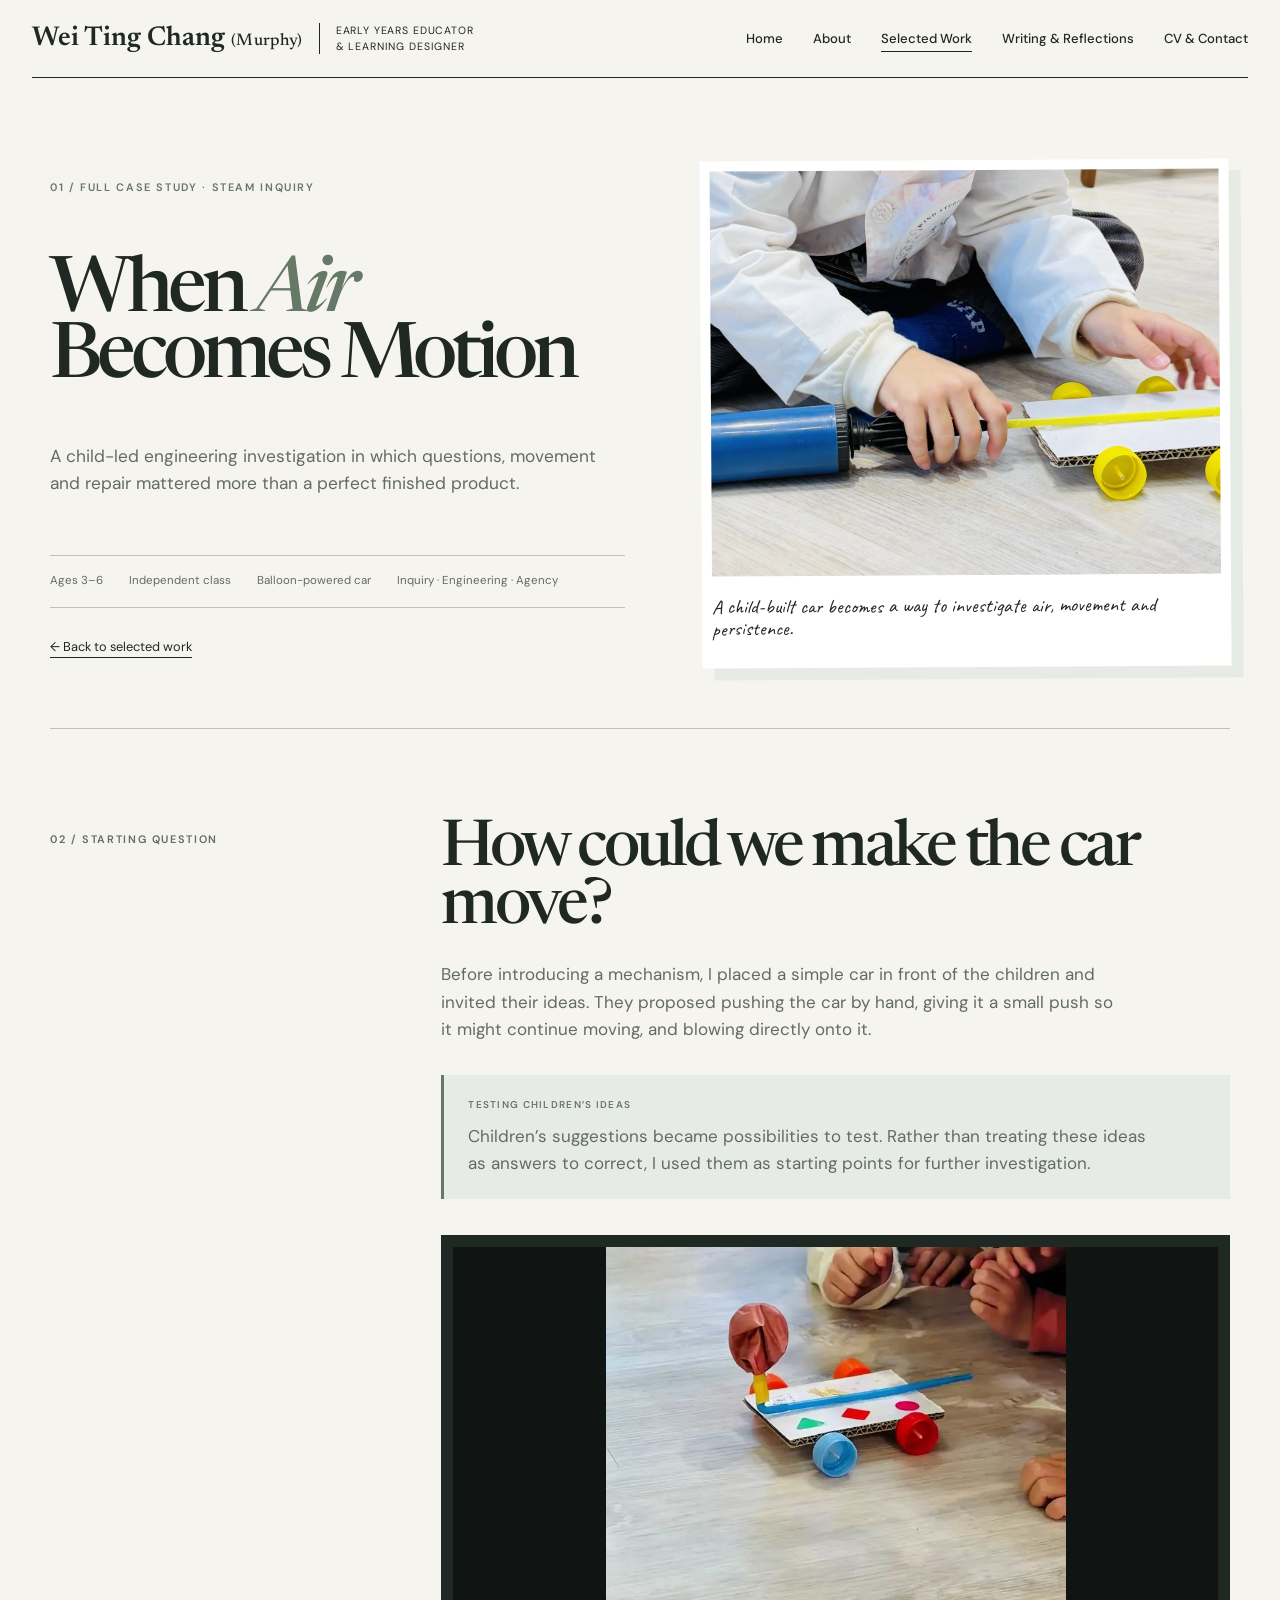
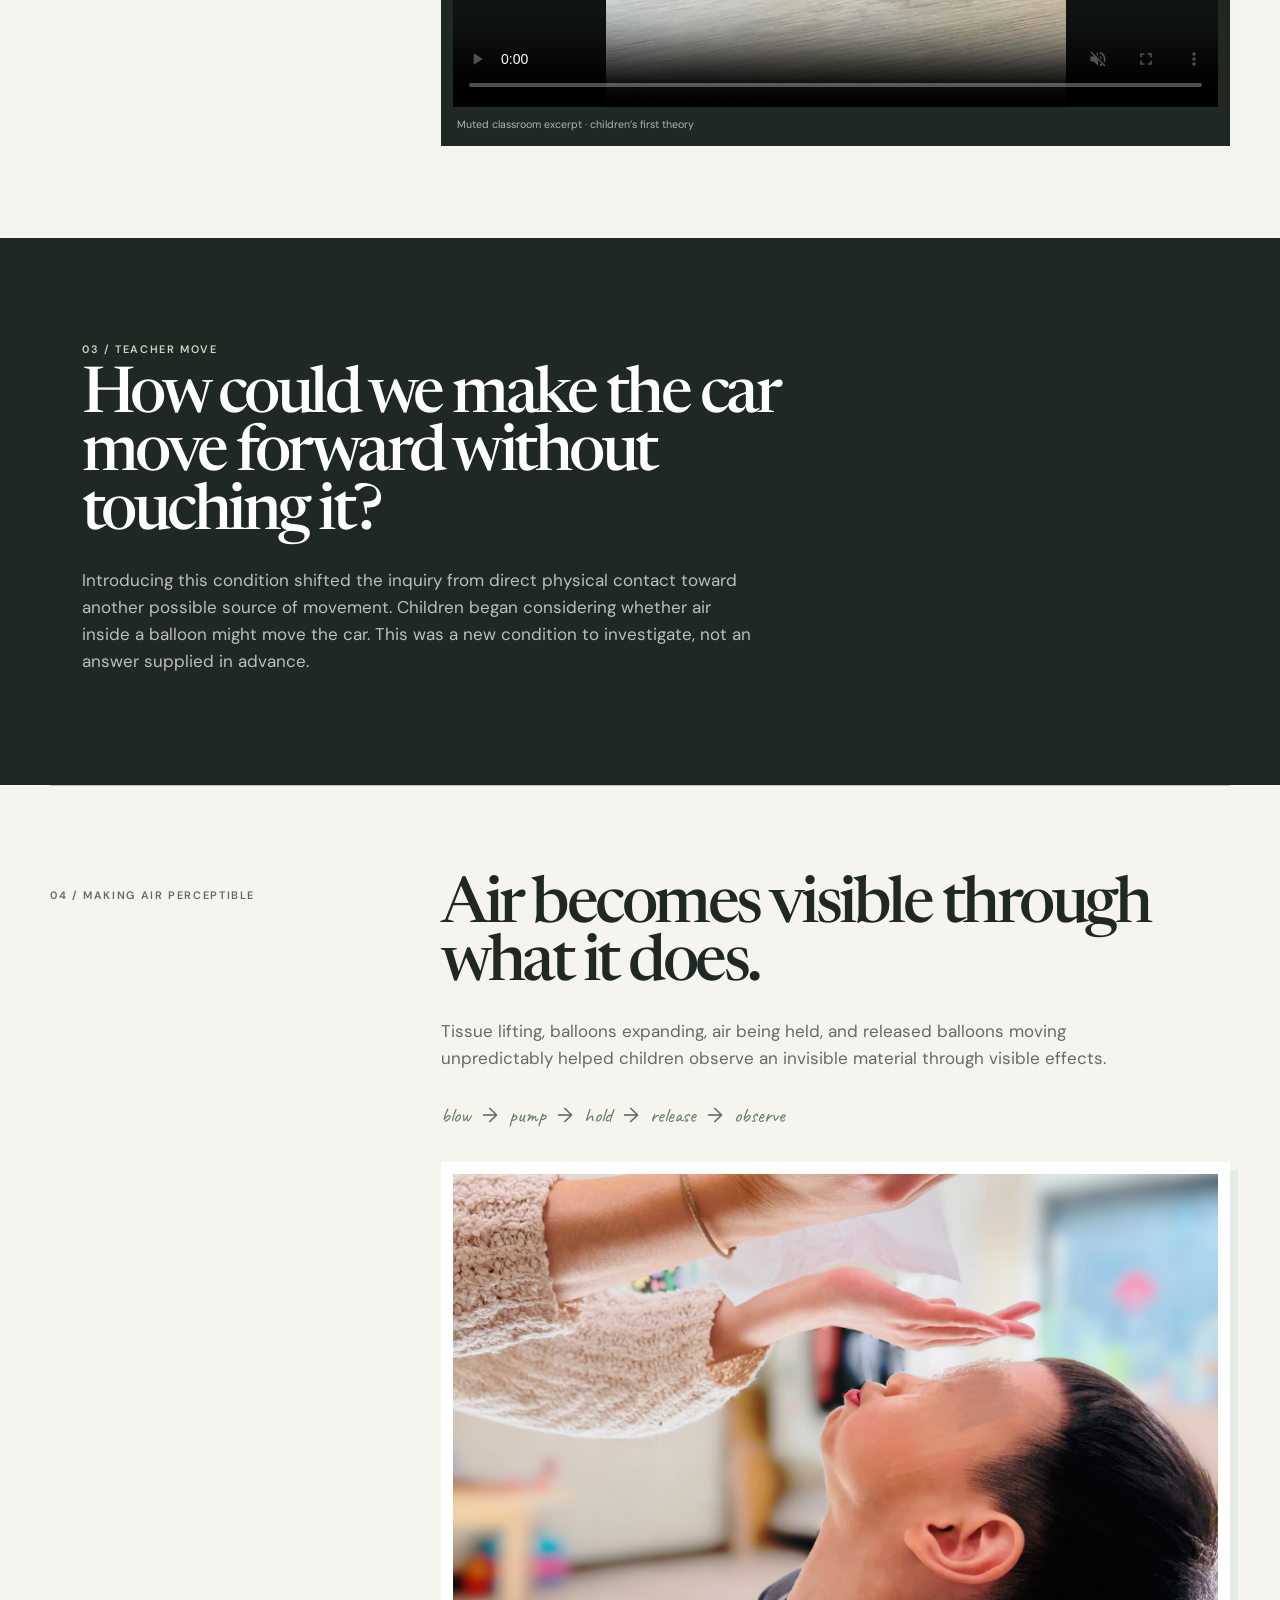
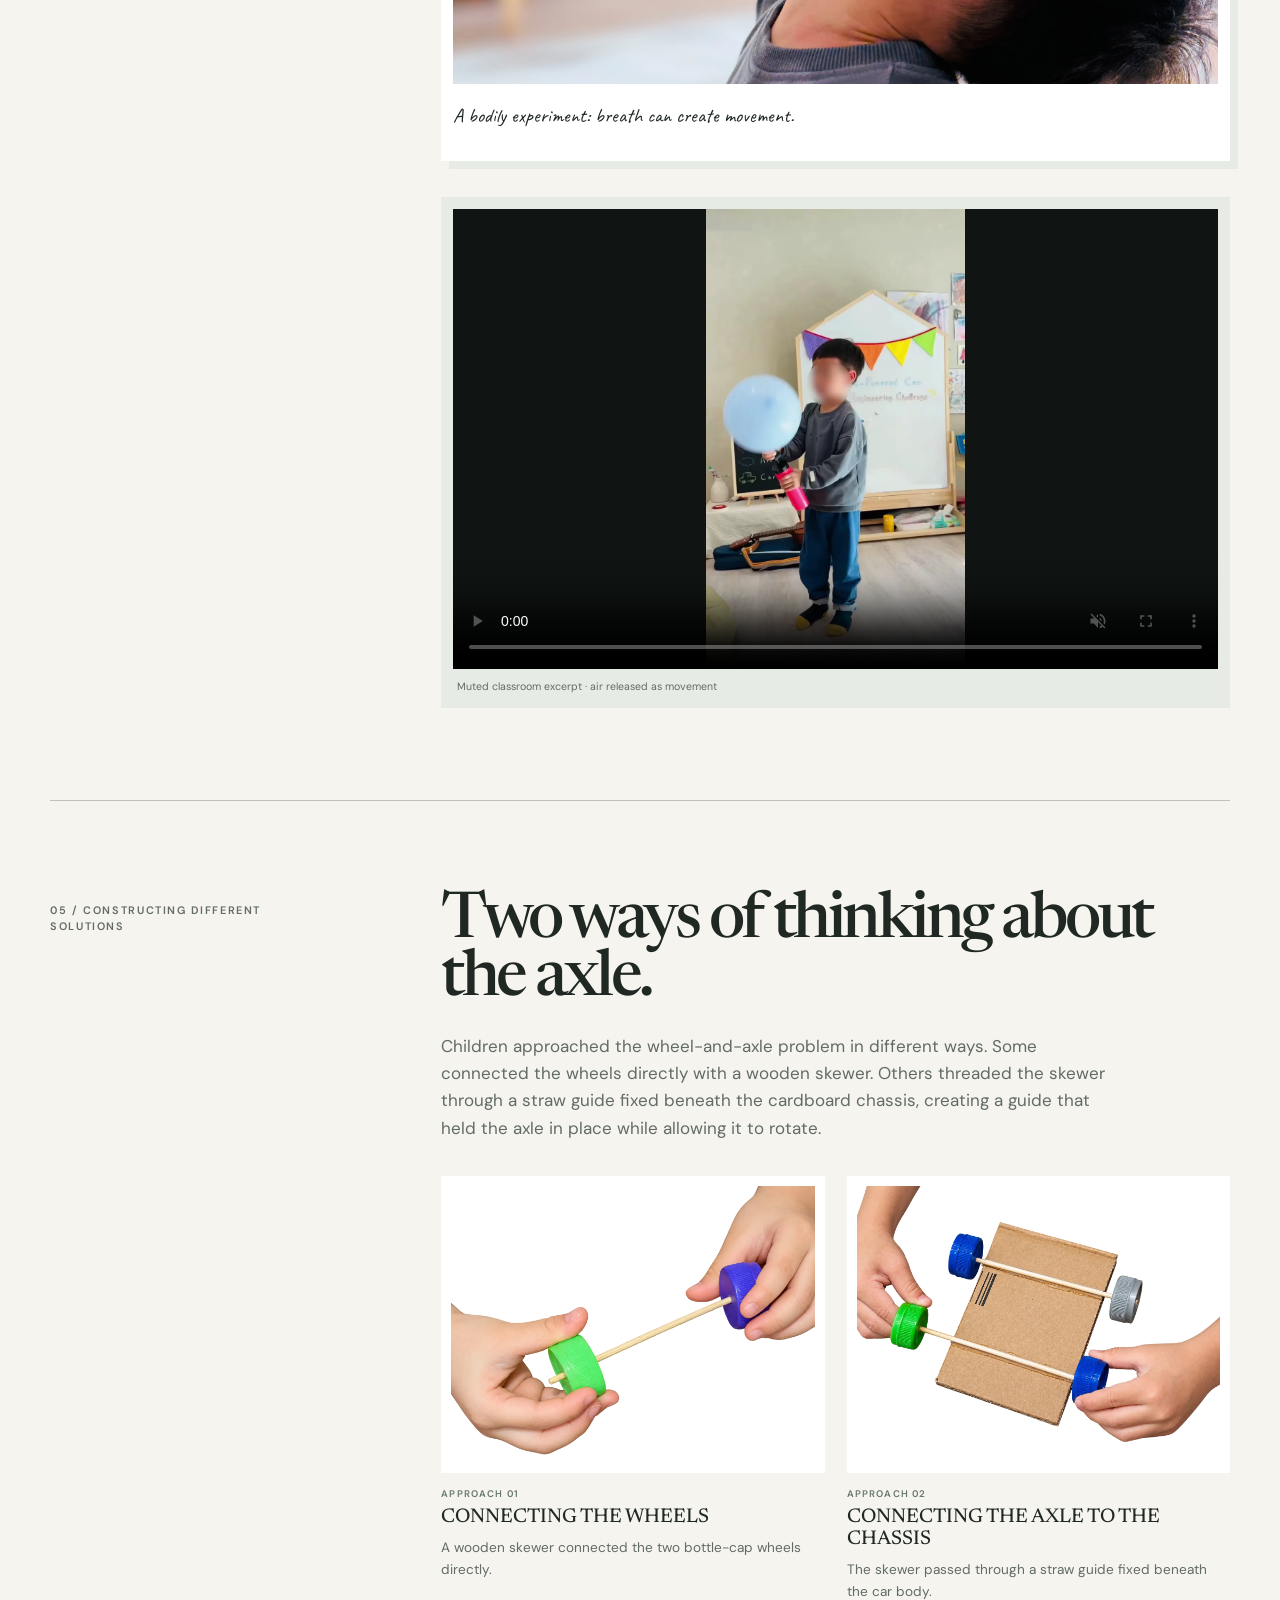
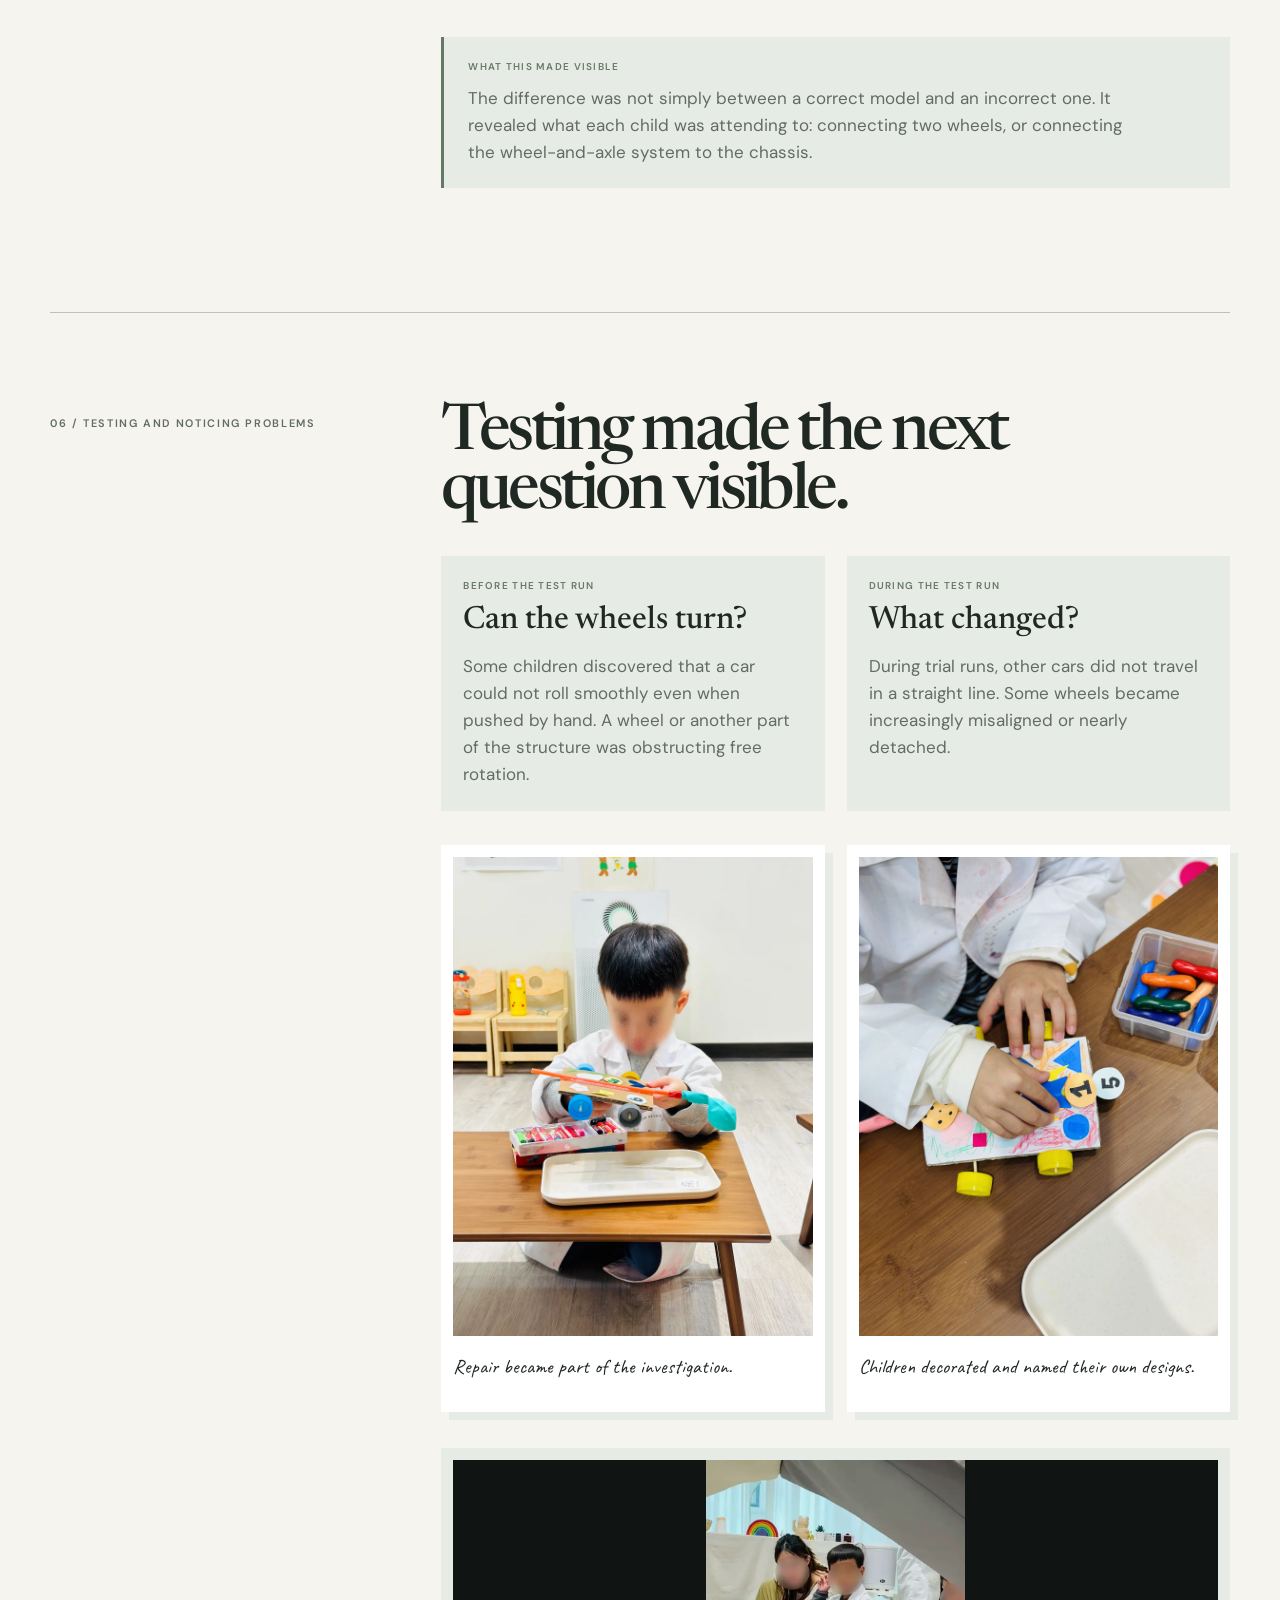
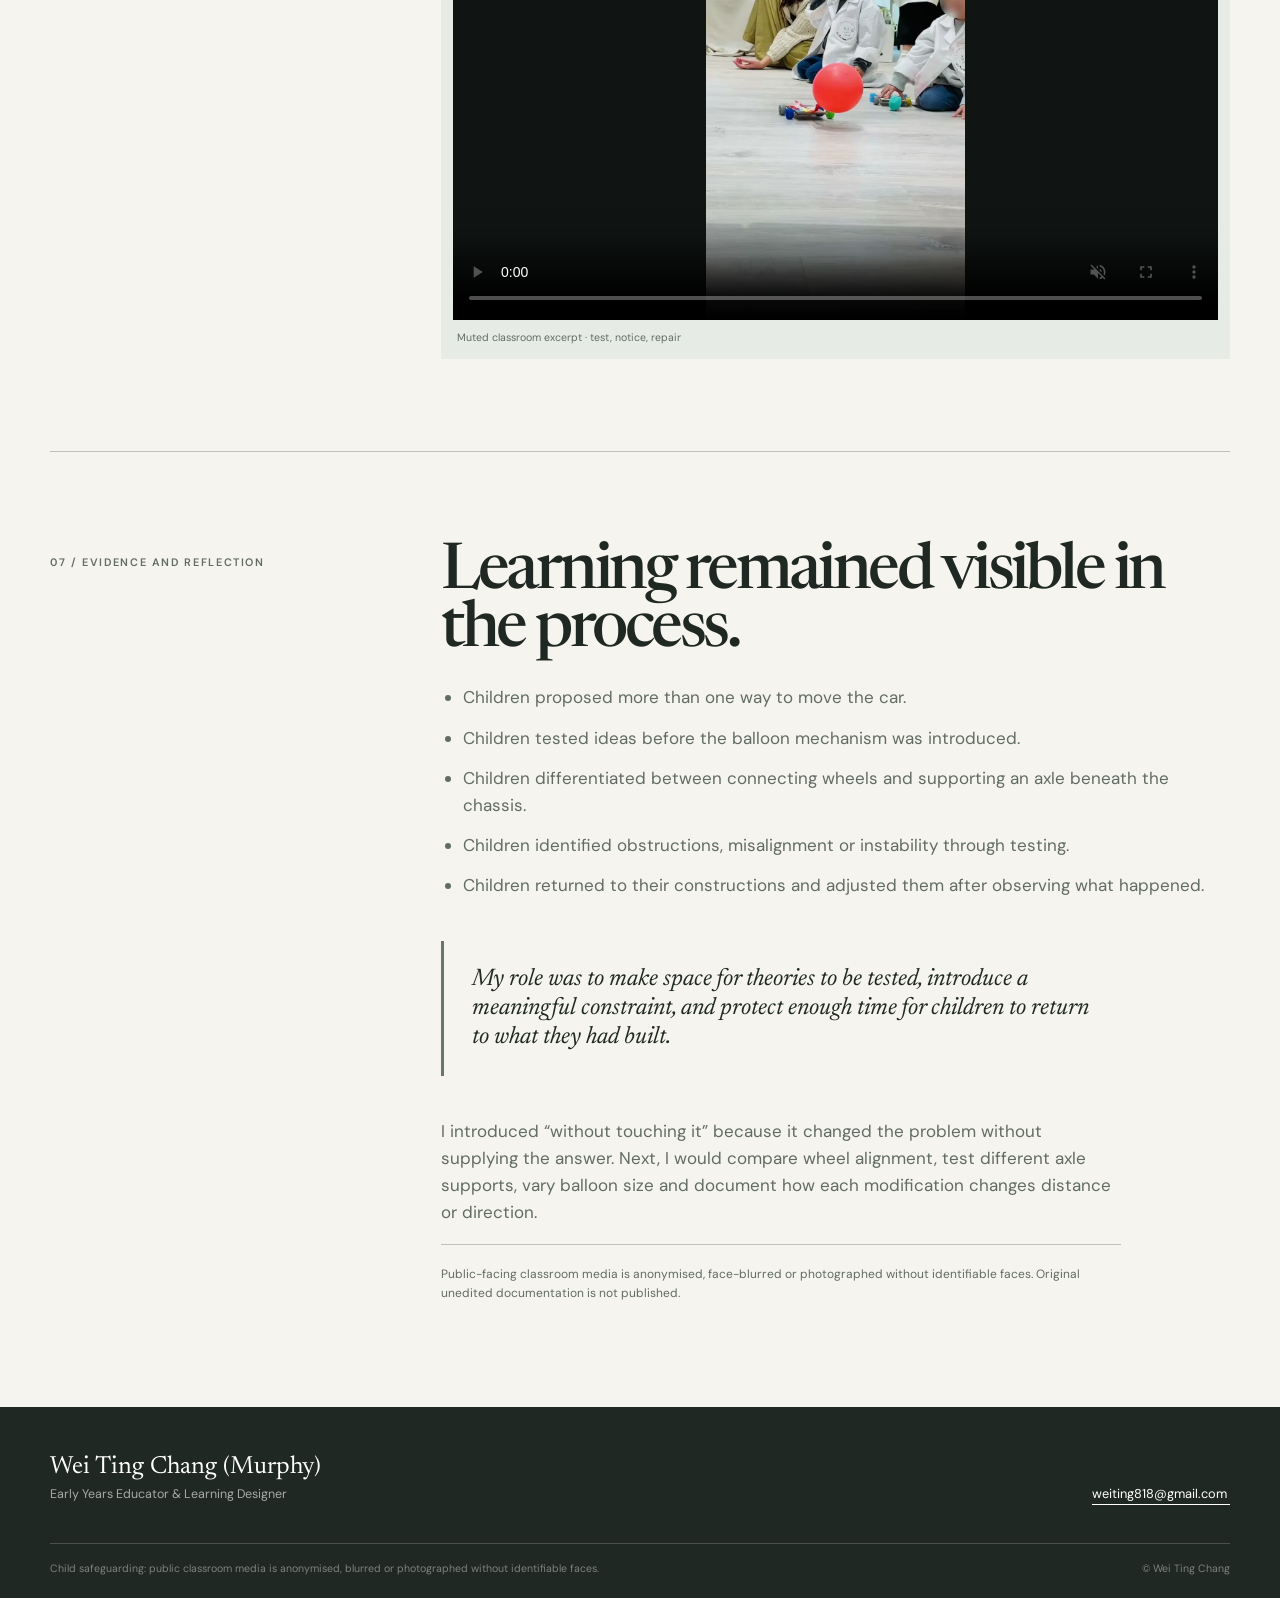
<file: case-air-car.html>
<!doctype html>
<html lang="en">
  <head>
    <meta charset="UTF-8" />
    <meta name="viewport" content="width=device-width, initial-scale=1.0" />
    <meta name="description" content="When Air Becomes Motion: an inquiry-led balloon-powered car investigation by Murphy Chang." />
    <title>When Air Becomes Motion | Murphy Chang</title>
    <link rel="preconnect" href="https://fonts.googleapis.com" /><link rel="preconnect" href="https://fonts.gstatic.com" crossorigin />
    <link href="https://fonts.googleapis.com/css2?family=Caveat:wght@500;600&amp;family=DM+Sans:wght@400;500;600&amp;family=Newsreader:opsz,wght@6..72,500;6..72,600&amp;display=swap" rel="stylesheet" />
    <link rel="stylesheet" href="work.css?v=20261008-1" />
    <link rel="stylesheet" href="sticky-nav.css?v=20260925-14" />
      <script src="mobile-nav.js?v=20260925-1" defer></script>
  </head>
  <body>
    <a class="skip-link" href="#main-content">Skip to main content</a>
    <header class="site-header"><a class="brand" href="index.html" aria-label="Wei Ting Chang, home"><span>Wei Ting Chang <i>(Murphy)</i></span><small>Early Years Educator<br />&amp; Learning Designer</small></a><nav class="desktop-nav" aria-label="Primary navigation"><a href="index.html">Home</a><a href="about.html">About</a><a href="work.html" aria-current="page">Selected Work</a><a href="writing.html">Writing &amp; Reflections</a><a href="cv-contact.html">CV &amp; Contact</a></nav><div class="mobile-nav"><button class="mobile-nav-toggle" type="button" aria-expanded="false" aria-controls="mobile-menu">Menu</button><button class="mobile-nav-overlay" type="button" aria-label="Close menu"></button><nav id="mobile-menu" aria-label="Mobile navigation" hidden><a href="index.html">Home</a><a href="about.html">About</a><a href="work.html" aria-current="page">Selected Work</a><a href="writing.html">Writing &amp; Reflections</a><a href="cv-contact.html">CV &amp; Contact</a></nav></div></header>
    <main id="main-content">
      <section class="case-hero page-shell" aria-labelledby="case-title"><p class="eyebrow">01 / FULL CASE STUDY · STEAM INQUIRY</p><h1 id="case-title">When <em>Air</em><br />Becomes Motion</h1><p class="hero-deck">A child-led engineering investigation in which questions, movement and repair mattered more than a perfect finished product.</p><div class="case-meta"><span>Ages 3–6</span><span>Independent class</span><span>Balloon-powered car</span><span>Inquiry · Engineering · Agency</span></div><figure class="case-cover"><img src="assets/images/case-air-car/case-cover.webp" alt="A decorated balloon-powered car and materials, photographed without identifiable faces." width="4281" height="2201" fetchpriority="high" decoding="async" /><figcaption>A child-built car becomes a way to investigate air, movement and persistence.</figcaption></figure><a class="case-back" href="work.html#air-car">← Back to selected work</a></section>
      <section class="case-section page-shell"><div><p class="eyebrow">02 / STARTING QUESTION</p></div><div><h2>How could we make the car move?</h2><p>Before introducing a mechanism, I placed a simple car in front of the children and invited their ideas. They proposed pushing the car by hand, giving it a small push so it might continue moving, and blowing directly onto it.</p><div class="field-note"><span>TESTING CHILDREN’S IDEAS</span><p>Children’s suggestions became possibilities to test. Rather than treating these ideas as answers to correct, I used them as starting points for further investigation.</p></div><div class="video-frame"><video controls muted playsinline preload="metadata" poster="assets/images/case-air-car/poster-blow.webp"><source src="assets/video/air-car-blow.mp4" type="video/mp4" /></video><small>Muted classroom excerpt · children’s first theory</small></div></div></section>
      <section class="case-section case-section--dark"><div class="page-shell"><p class="eyebrow">03 / TEACHER MOVE</p><h2>How could we make the car move forward without touching it?</h2><p>Introducing this condition shifted the inquiry from direct physical contact toward another possible source of movement. Children began considering whether air inside a balloon might move the car. This was a new condition to investigate, not an answer supplied in advance.</p></div></section>
      <section class="case-section page-shell"><div><p class="eyebrow">04 / MAKING AIR PERCEPTIBLE</p></div><div><h2>Air becomes visible through what it does.</h2><p>Tissue lifting, balloons expanding, air being held, and released balloons moving unpredictably helped children observe an invisible material through visible effects.</p><div class="air-sequence"><span>blow</span><i>→</i><span>pump</span><i>→</i><span>hold</span><i>→</i><span>release</span><i>→</i><span>observe</span></div><figure class="photo"><img src="assets/images/case-air-car/air-tissue-blow.webp" alt="An anonymised classroom image showing air moving a sheet of tissue; no identifiable face is visible." width="4284" height="5712" loading="lazy" decoding="async" /><figcaption>A bodily experiment: breath can create movement.</figcaption></figure><div class="video-frame video-frame--light"><video controls muted playsinline preload="metadata" poster="assets/images/case-air-car/poster-balloon.webp"><source src="assets/video/air-balloon-release.mp4" type="video/mp4" /></video><small>Muted classroom excerpt · air released as movement</small></div></div></section>
      <section class="case-section page-shell"><div><p class="eyebrow">05 / CONSTRUCTING DIFFERENT SOLUTIONS</p></div><div><h2>Two ways of thinking about the axle.</h2><p>Children approached the wheel-and-axle problem in different ways. Some connected the wheels directly with a wooden skewer. Others threaded the skewer through a straw guide fixed beneath the cardboard chassis, creating a guide that held the axle in place while allowing it to rotate.</p><div class="assembly-comparison"><figure><div class="comparison-image"><img src="assets/images/case-air-car/cutout/axle-assembly.webp" alt="Children’s hands positioning bottle-cap wheels on a wooden axle." loading="lazy" decoding="async" /></div><figcaption><span>APPROACH 01</span><strong>CONNECTING THE WHEELS</strong><p>A wooden skewer connected the two bottle-cap wheels directly.</p></figcaption></figure><figure><div class="comparison-image"><img src="assets/images/case-air-car/cutout/chassis-check.webp" alt="Hands checking the wheels and axle attached to a cardboard car chassis." loading="lazy" decoding="async" /></div><figcaption><span>APPROACH 02</span><strong>CONNECTING THE AXLE TO THE CHASSIS</strong><p>The skewer passed through a straw guide fixed beneath the car body.</p></figcaption></figure></div><div class="field-note"><span>WHAT THIS MADE VISIBLE</span><p>The difference was not simply between a correct model and an incorrect one. It revealed what each child was attending to: connecting two wheels, or connecting the wheel-and-axle system to the chassis.</p></div></div></section>
      <section class="case-section page-shell"><div><p class="eyebrow">06 / TESTING AND NOTICING PROBLEMS</p></div><div><h2>Testing made the next question visible.</h2><div class="problem-grid"><article><span>BEFORE THE TEST RUN</span><h3>Can the wheels turn?</h3><p>Some children discovered that a car could not roll smoothly even when pushed by hand. A wheel or another part of the structure was obstructing free rotation.</p></article><article><span>DURING THE TEST RUN</span><h3>What changed?</h3><p>During trial runs, other cars did not travel in a straight line. Some wheels became increasingly misaligned or nearly detached.</p></article></div><div class="photo-grid"><figure class="photo"><img src="assets/images/case-air-car/repair-detail.webp" alt="Hands making an adjustment to a balloon-powered car during testing." loading="lazy" decoding="async" /><figcaption>Repair became part of the investigation.</figcaption></figure><figure class="photo"><img src="assets/images/case-air-car/IMG_1158.webp" alt="Hands decorating and naming a balloon-powered car; no face is visible." loading="lazy" decoding="async" /><figcaption>Children decorated and named their own designs.</figcaption></figure></div><div class="video-frame video-frame--light"><video controls muted playsinline preload="metadata" poster="assets/images/case-air-car/poster-repair.webp"><source src="assets/video/air-car-test-repair.mp4" type="video/mp4" /></video><small>Muted classroom excerpt · test, notice, repair</small></div></div></section>
      <section class="case-section page-shell"><div><p class="eyebrow">07 / EVIDENCE AND REFLECTION</p></div><div><h2>Learning remained visible in the process.</h2><ul class="evidence-list evidence-list--bullets"><li>Children proposed more than one way to move the car.</li><li>Children tested ideas before the balloon mechanism was introduced.</li><li>Children differentiated between connecting wheels and supporting an axle beneath the chassis.</li><li>Children identified obstructions, misalignment or instability through testing.</li><li>Children returned to their constructions and adjusted them after observing what happened.</li></ul><blockquote class="case-quote">My role was to make space for theories to be tested, introduce a meaningful constraint, and protect enough time for children to return to what they had built.</blockquote><p>I introduced “without touching it” because it changed the problem without supplying the answer. Next, I would compare wheel alignment, test different axle supports, vary balloon size and document how each modification changes distance or direction.</p><p class="case-note">Public-facing classroom media is anonymised, face-blurred or photographed without identifiable faces. Original unedited documentation is not published.</p></div></section>
    </main>
    <footer class="site-footer"><div class="page-shell footer-row"><div><p class="footer-name">Wei Ting Chang <span>(Murphy)</span></p><p>Early Years Educator &amp; Learning Designer</p></div><a href="mailto:weiting818@gmail.com">weiting818@gmail.com <span aria-hidden="true">↗</span></a></div><div class="page-shell footer-meta"><p>Child safeguarding: public classroom media is anonymised, blurred or photographed without identifiable faces.</p><p>© Wei Ting Chang</p></div></footer>
  </body>
</html>
</file>
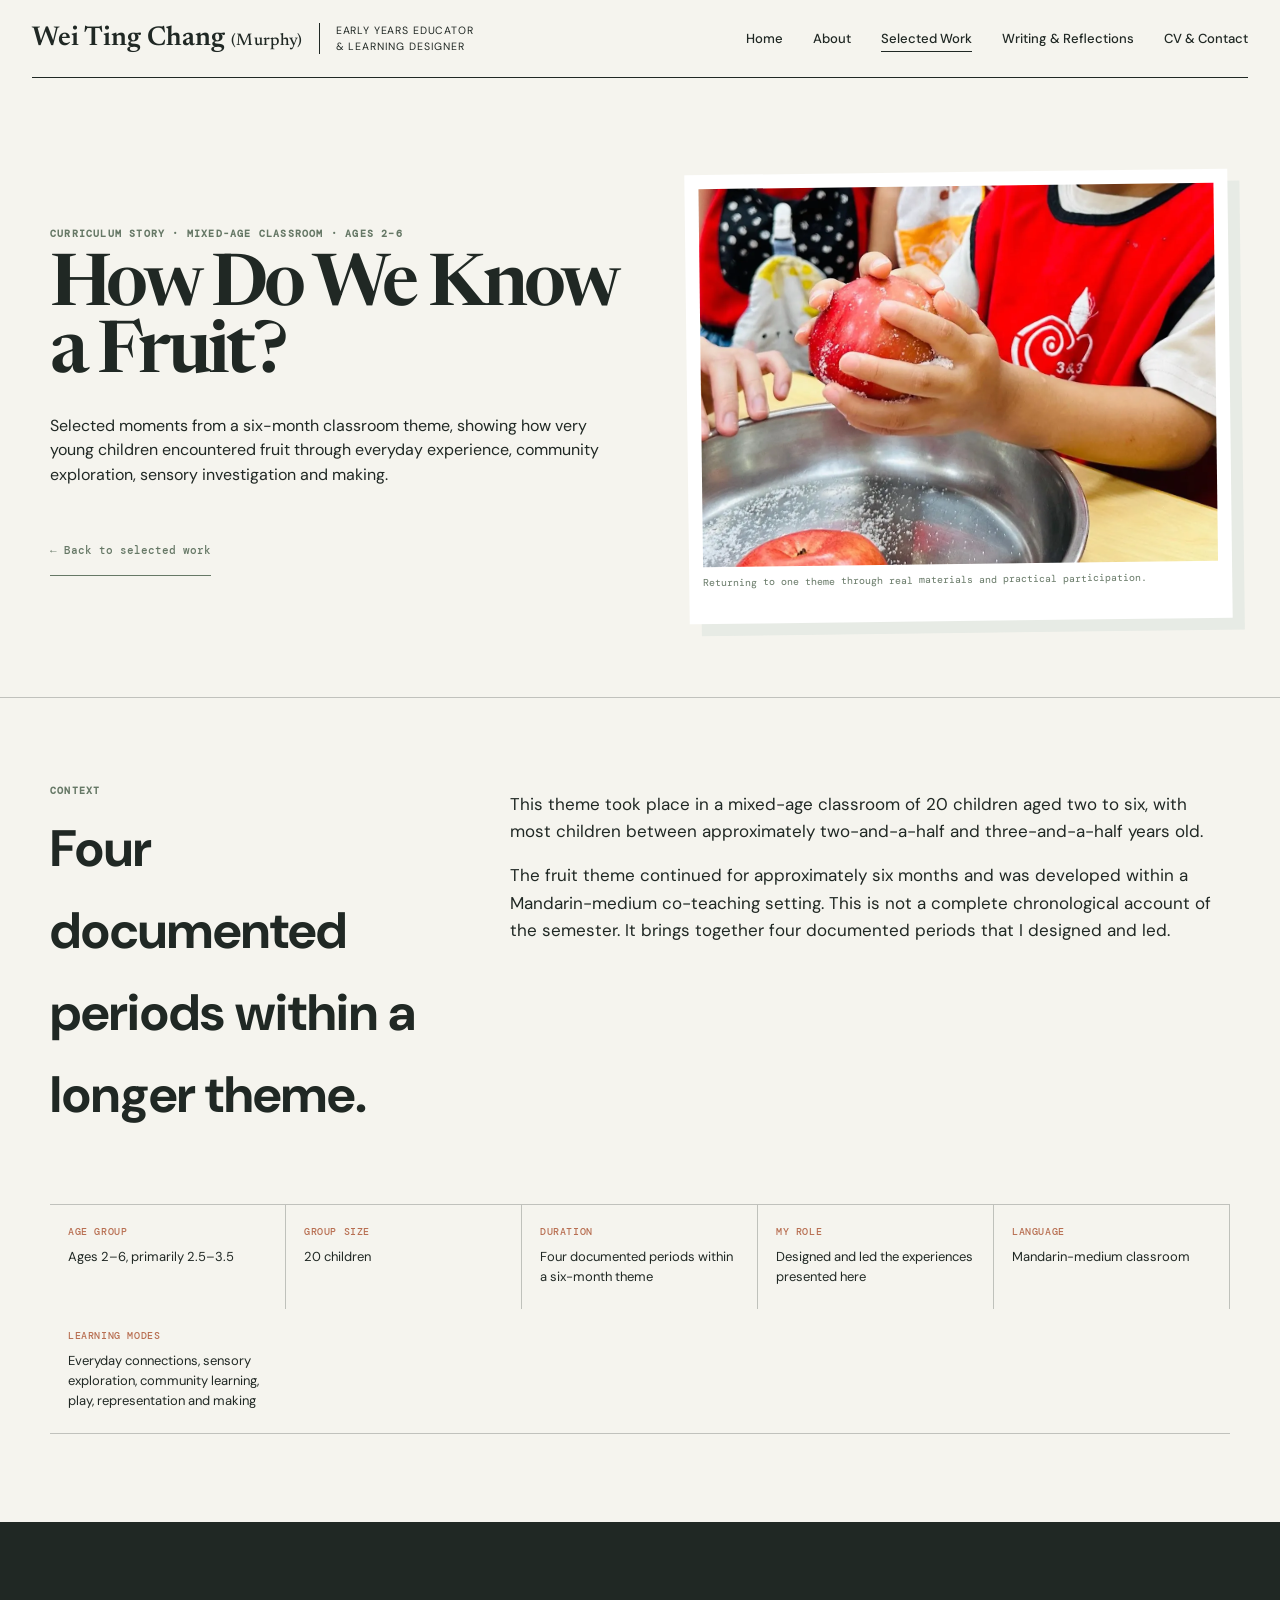
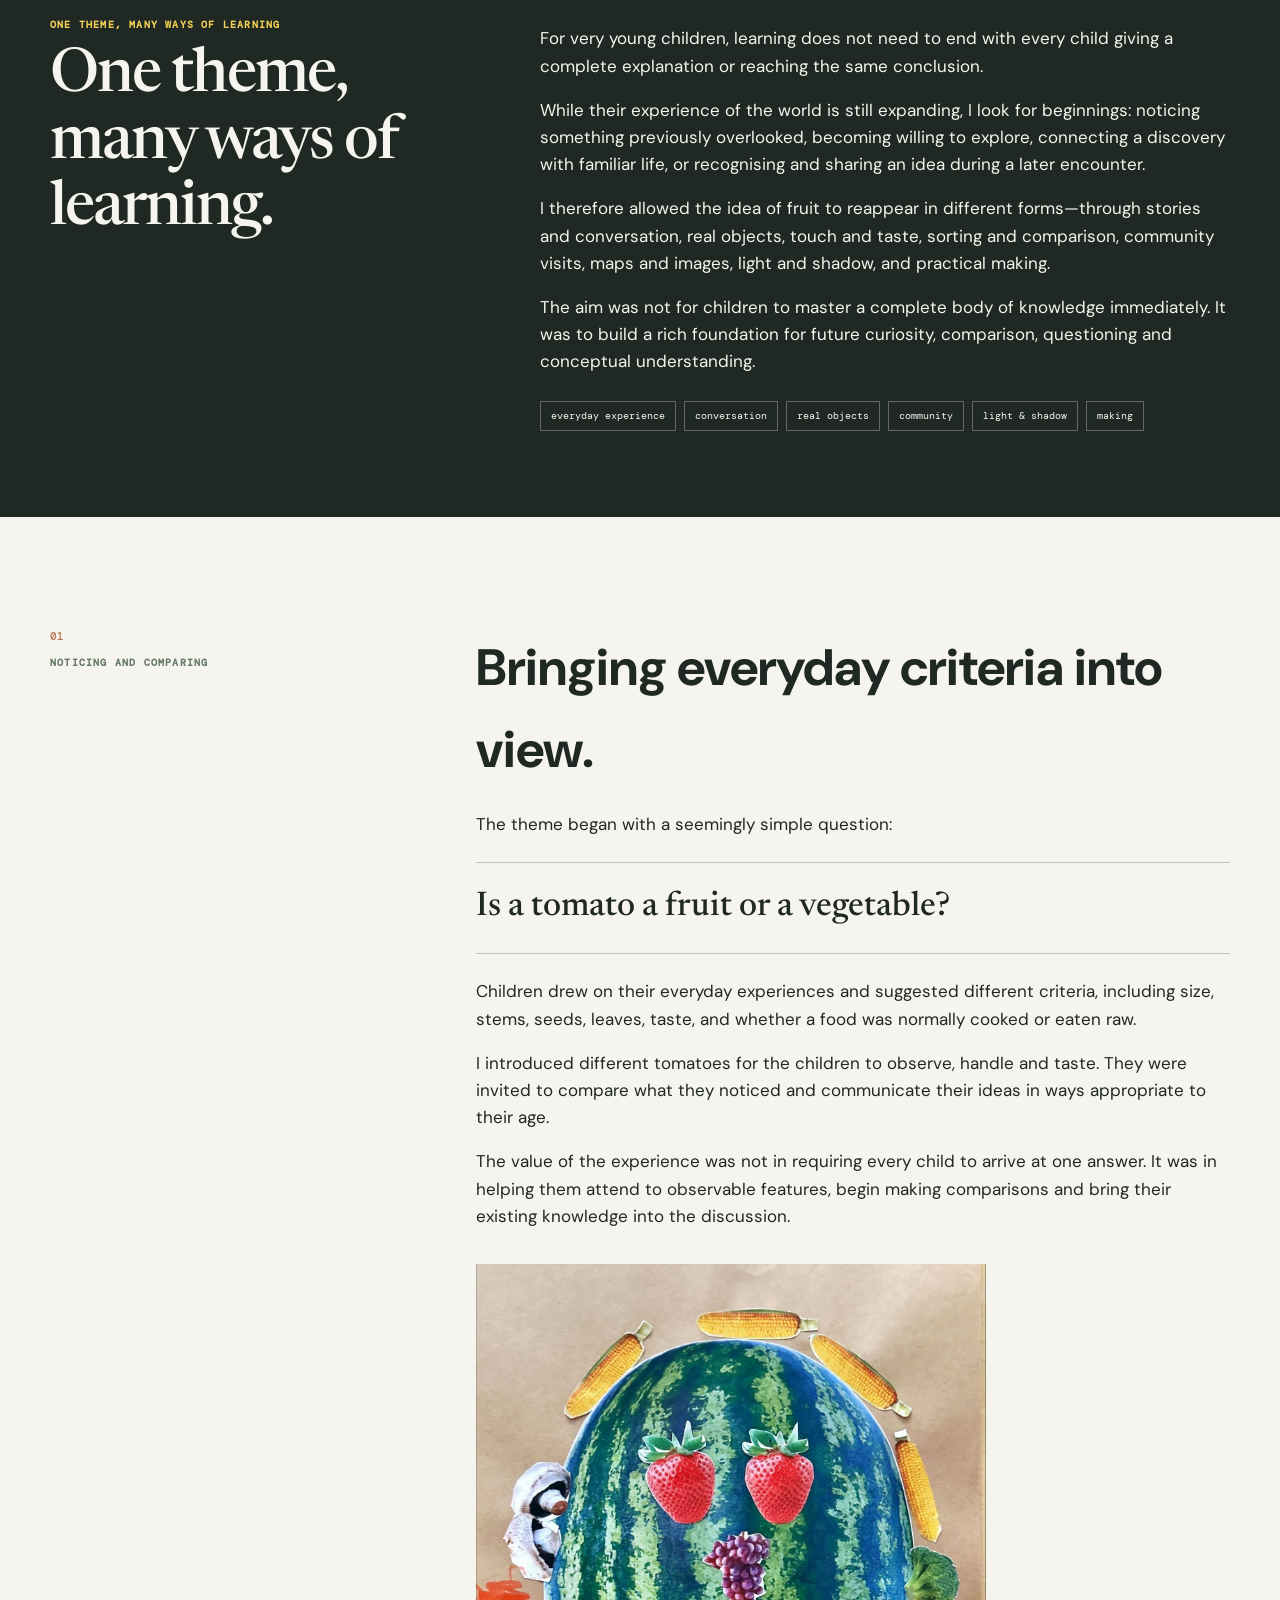
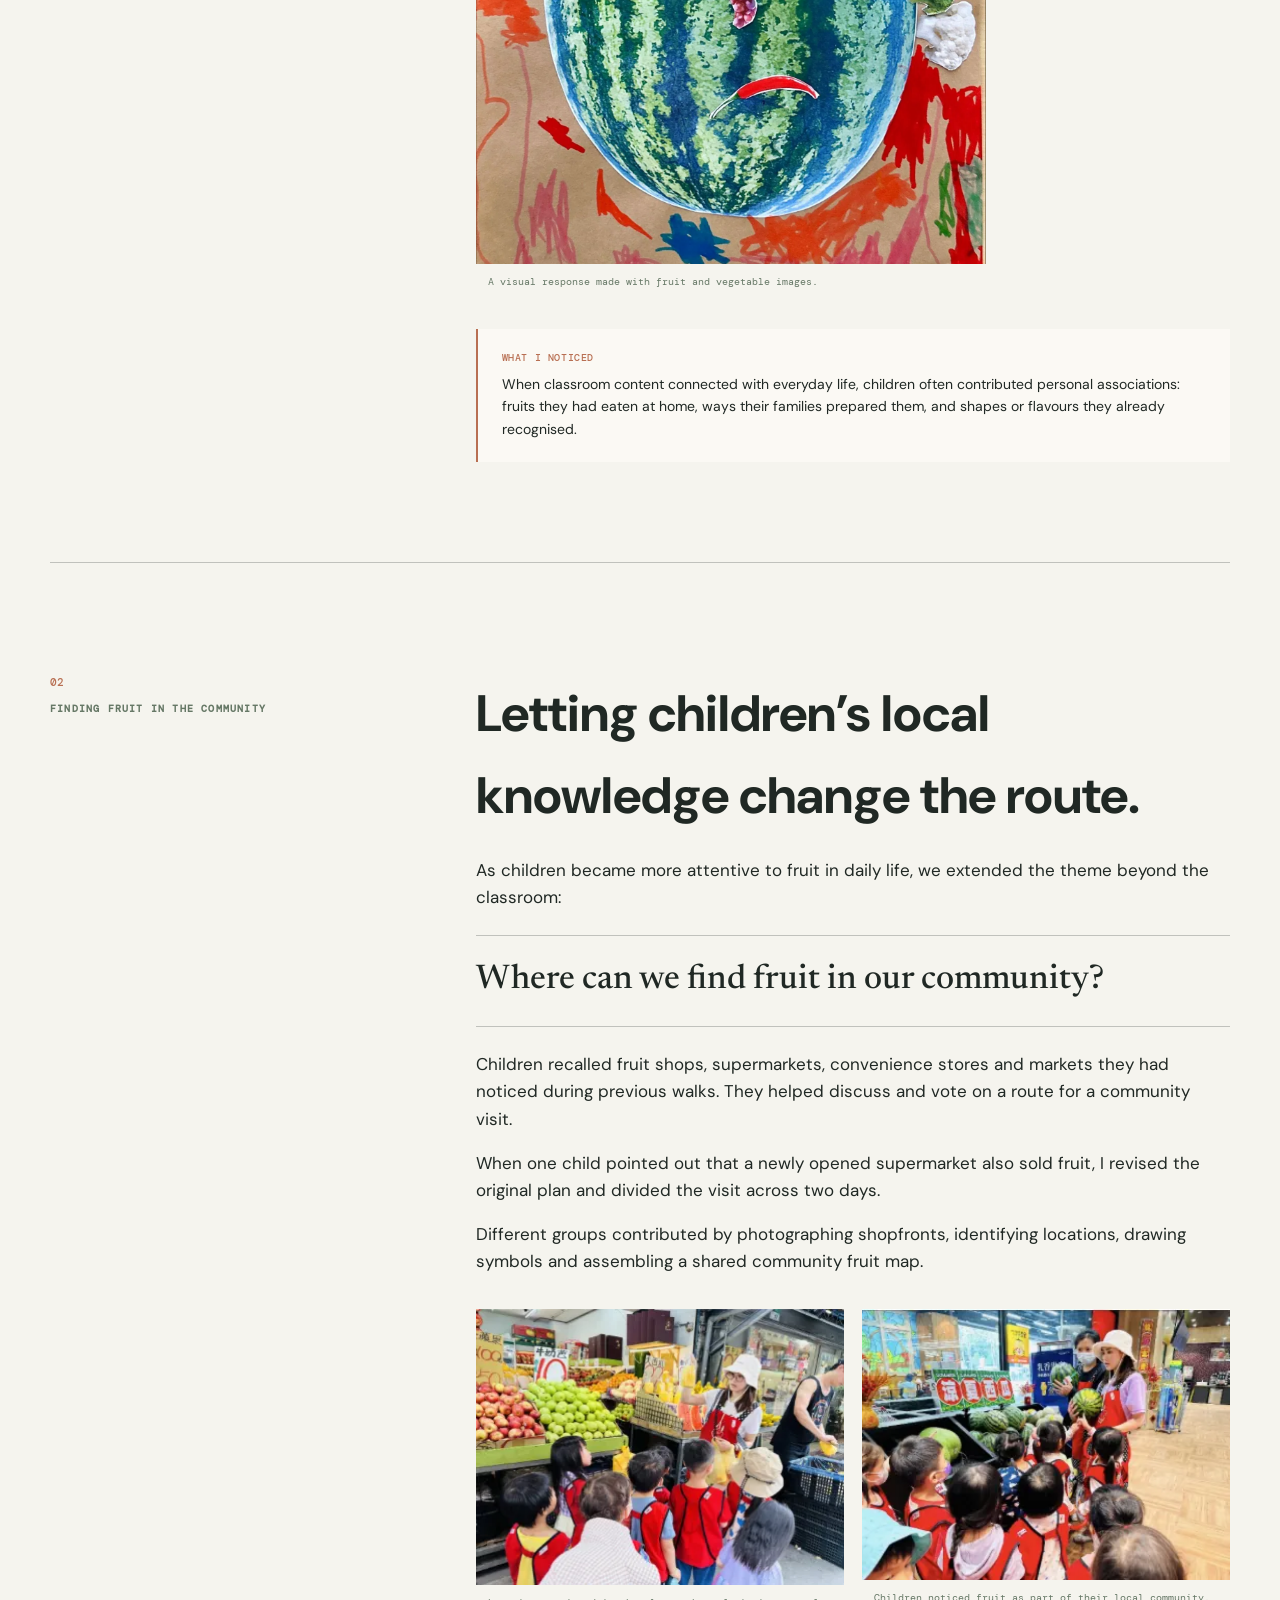
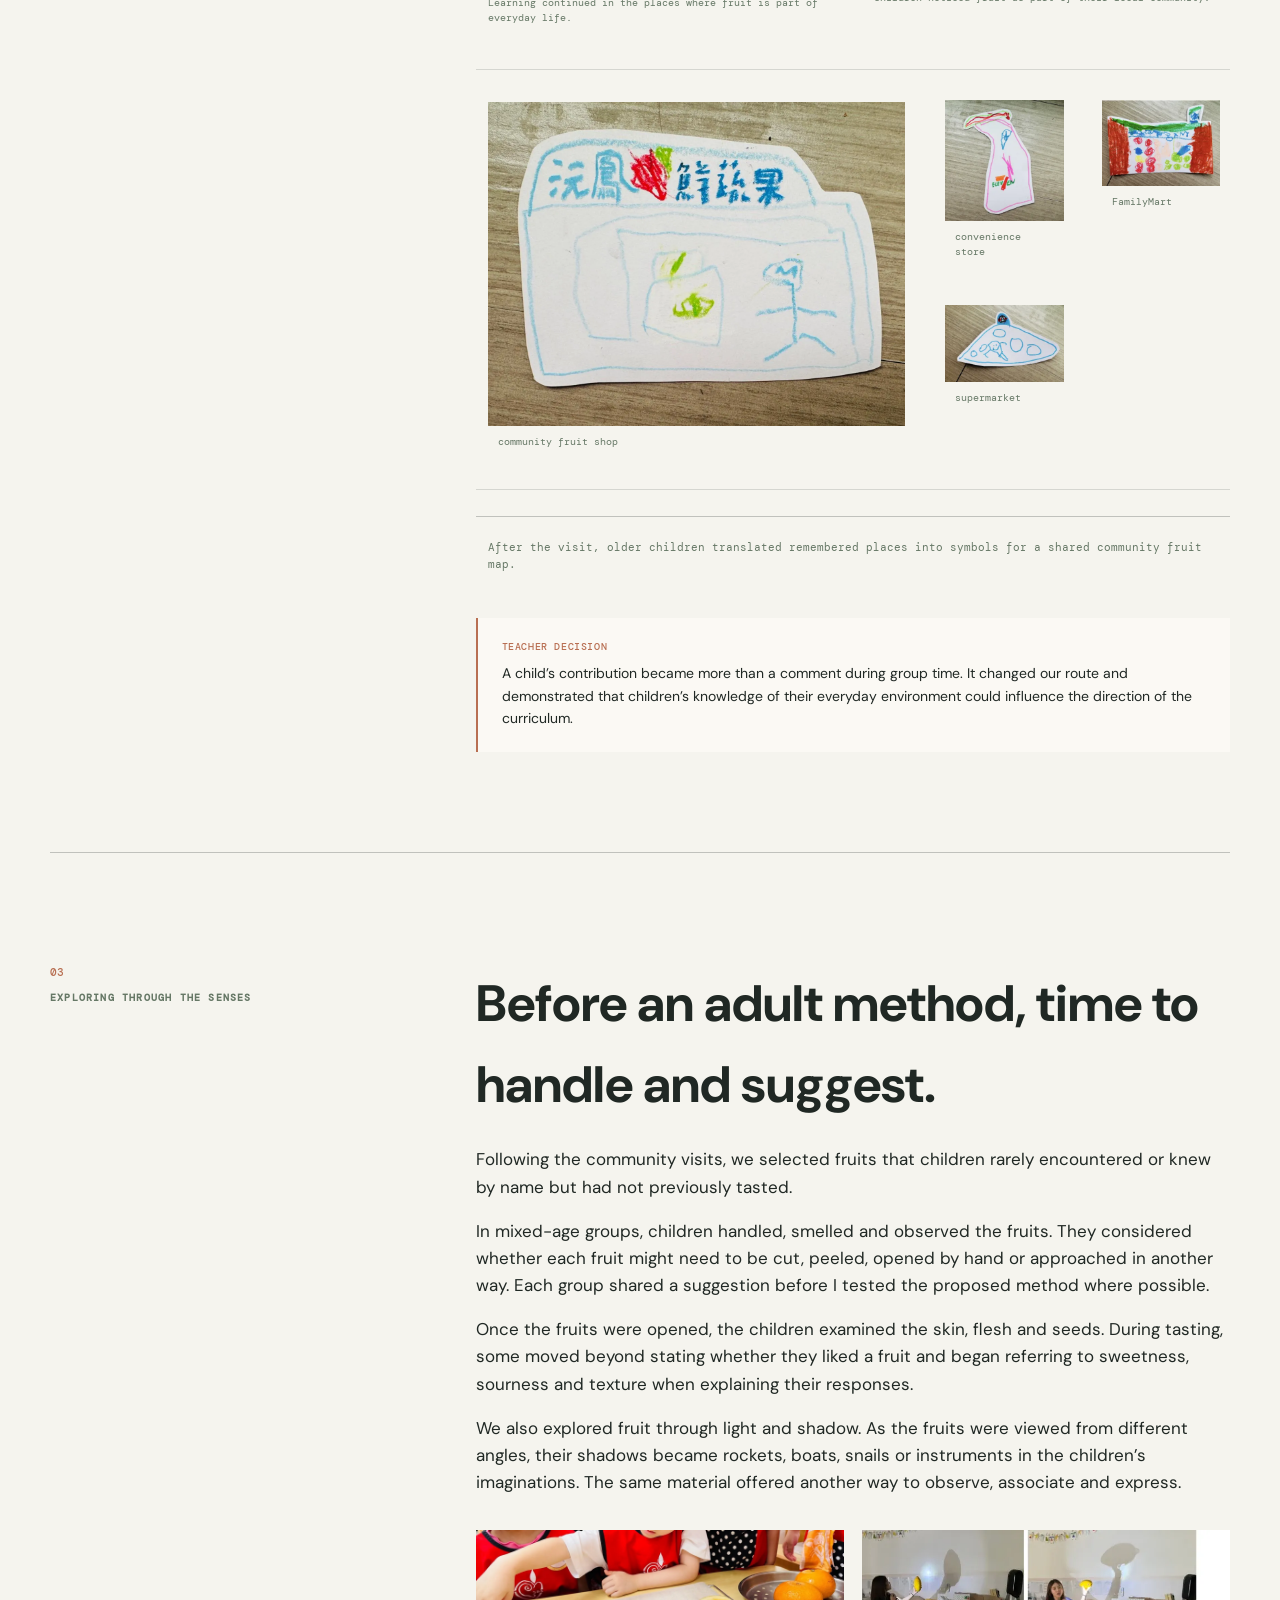
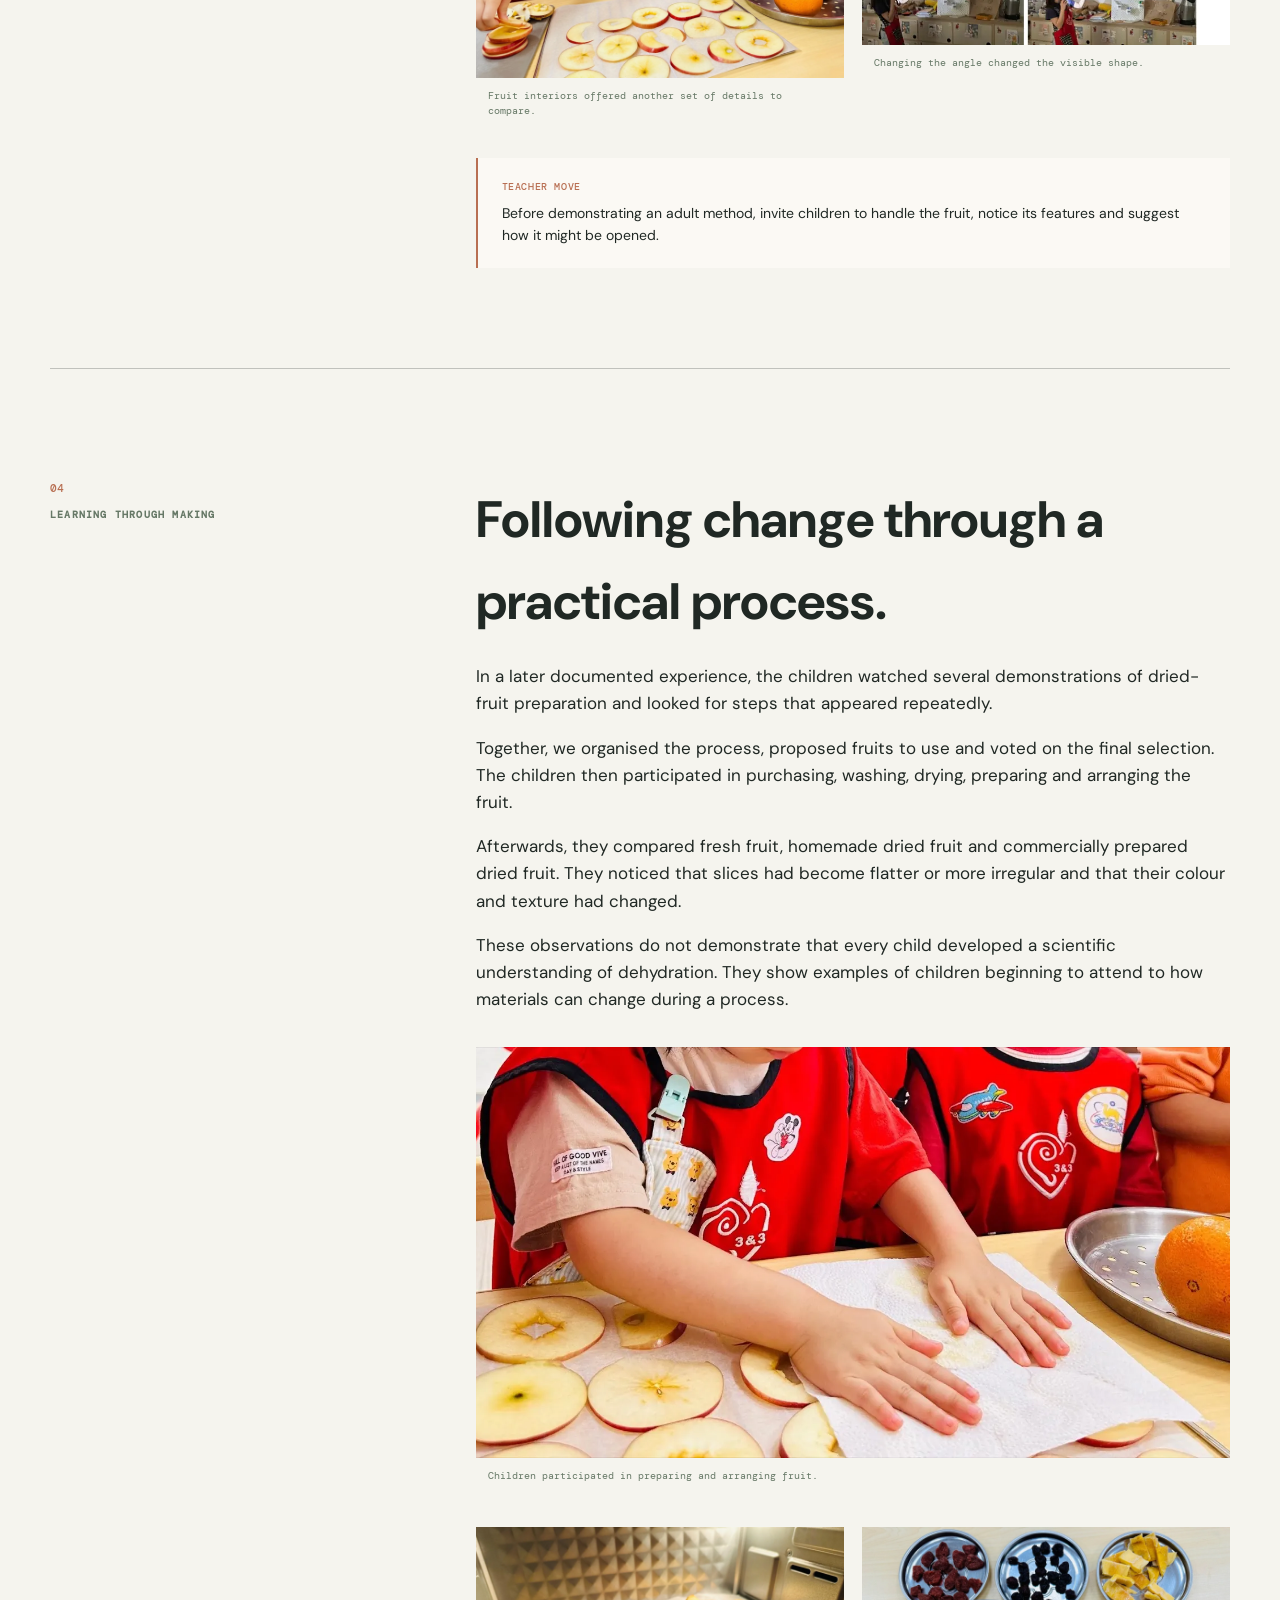
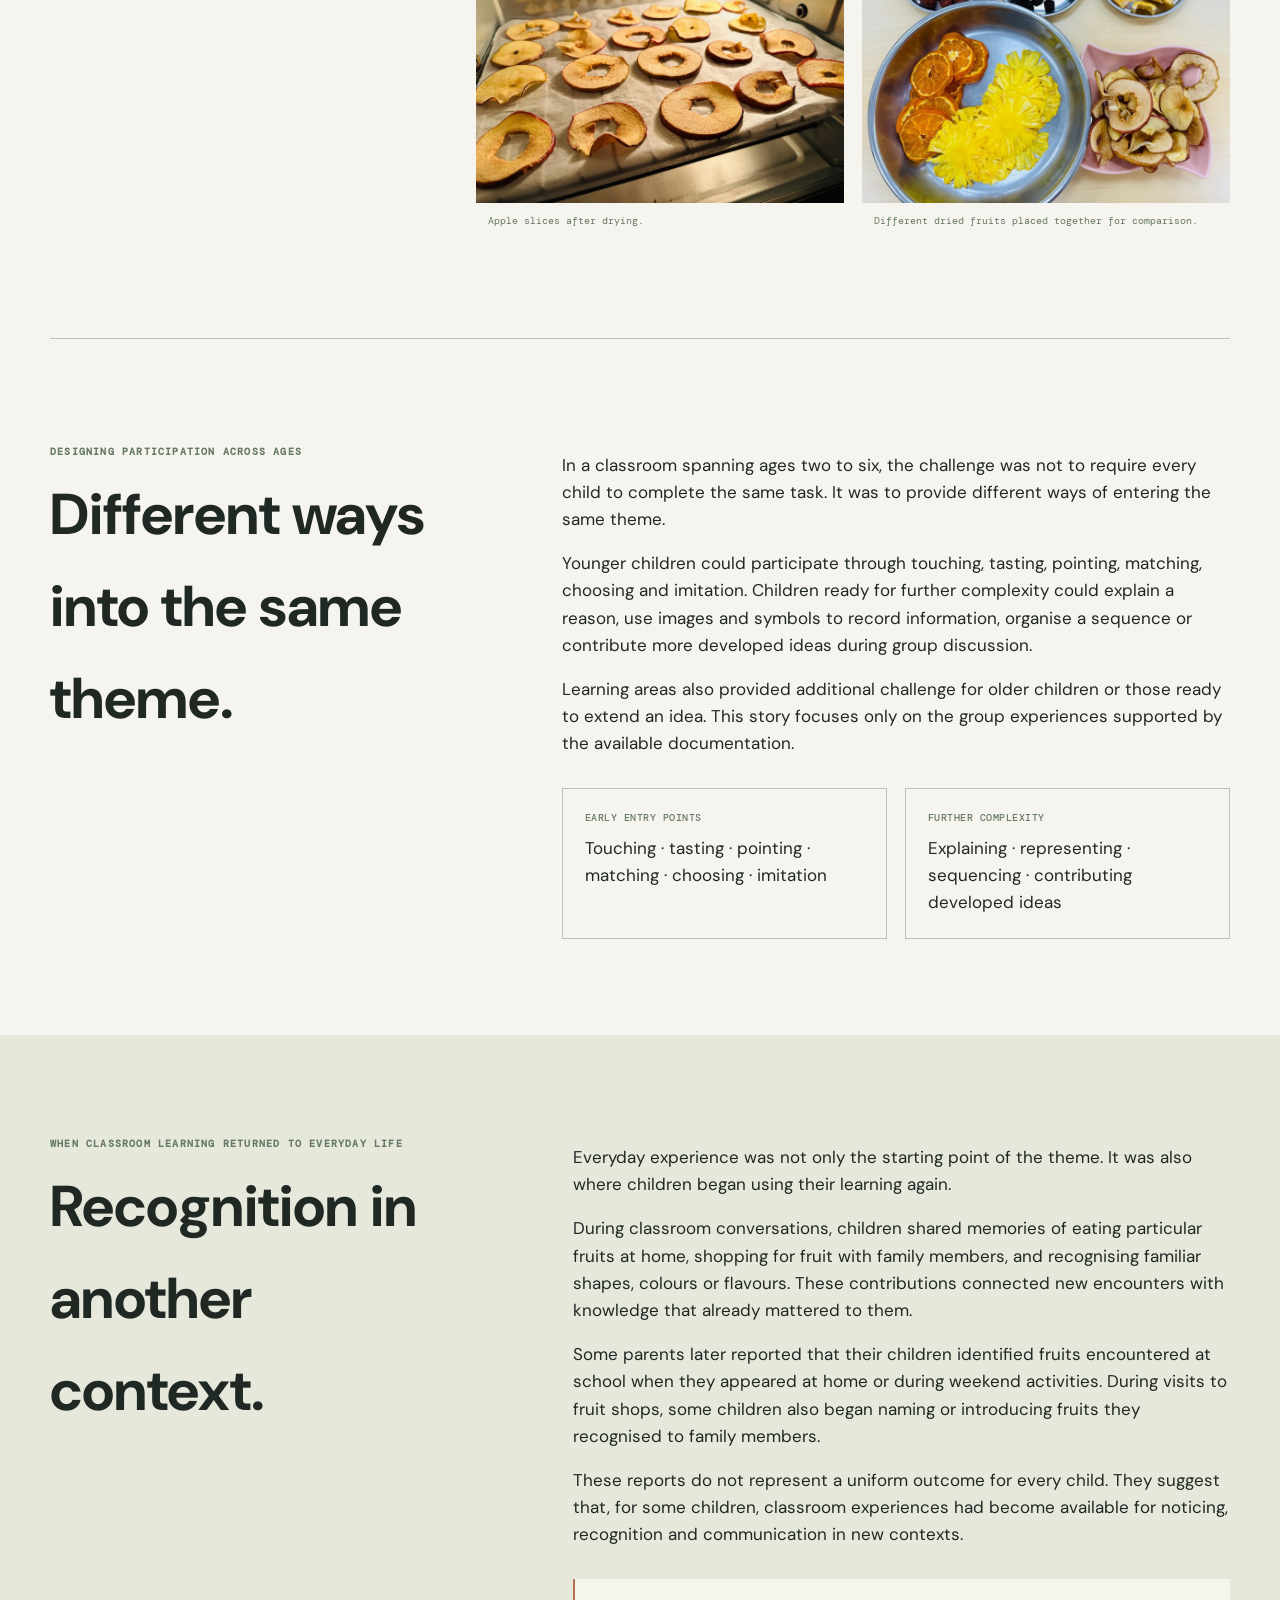
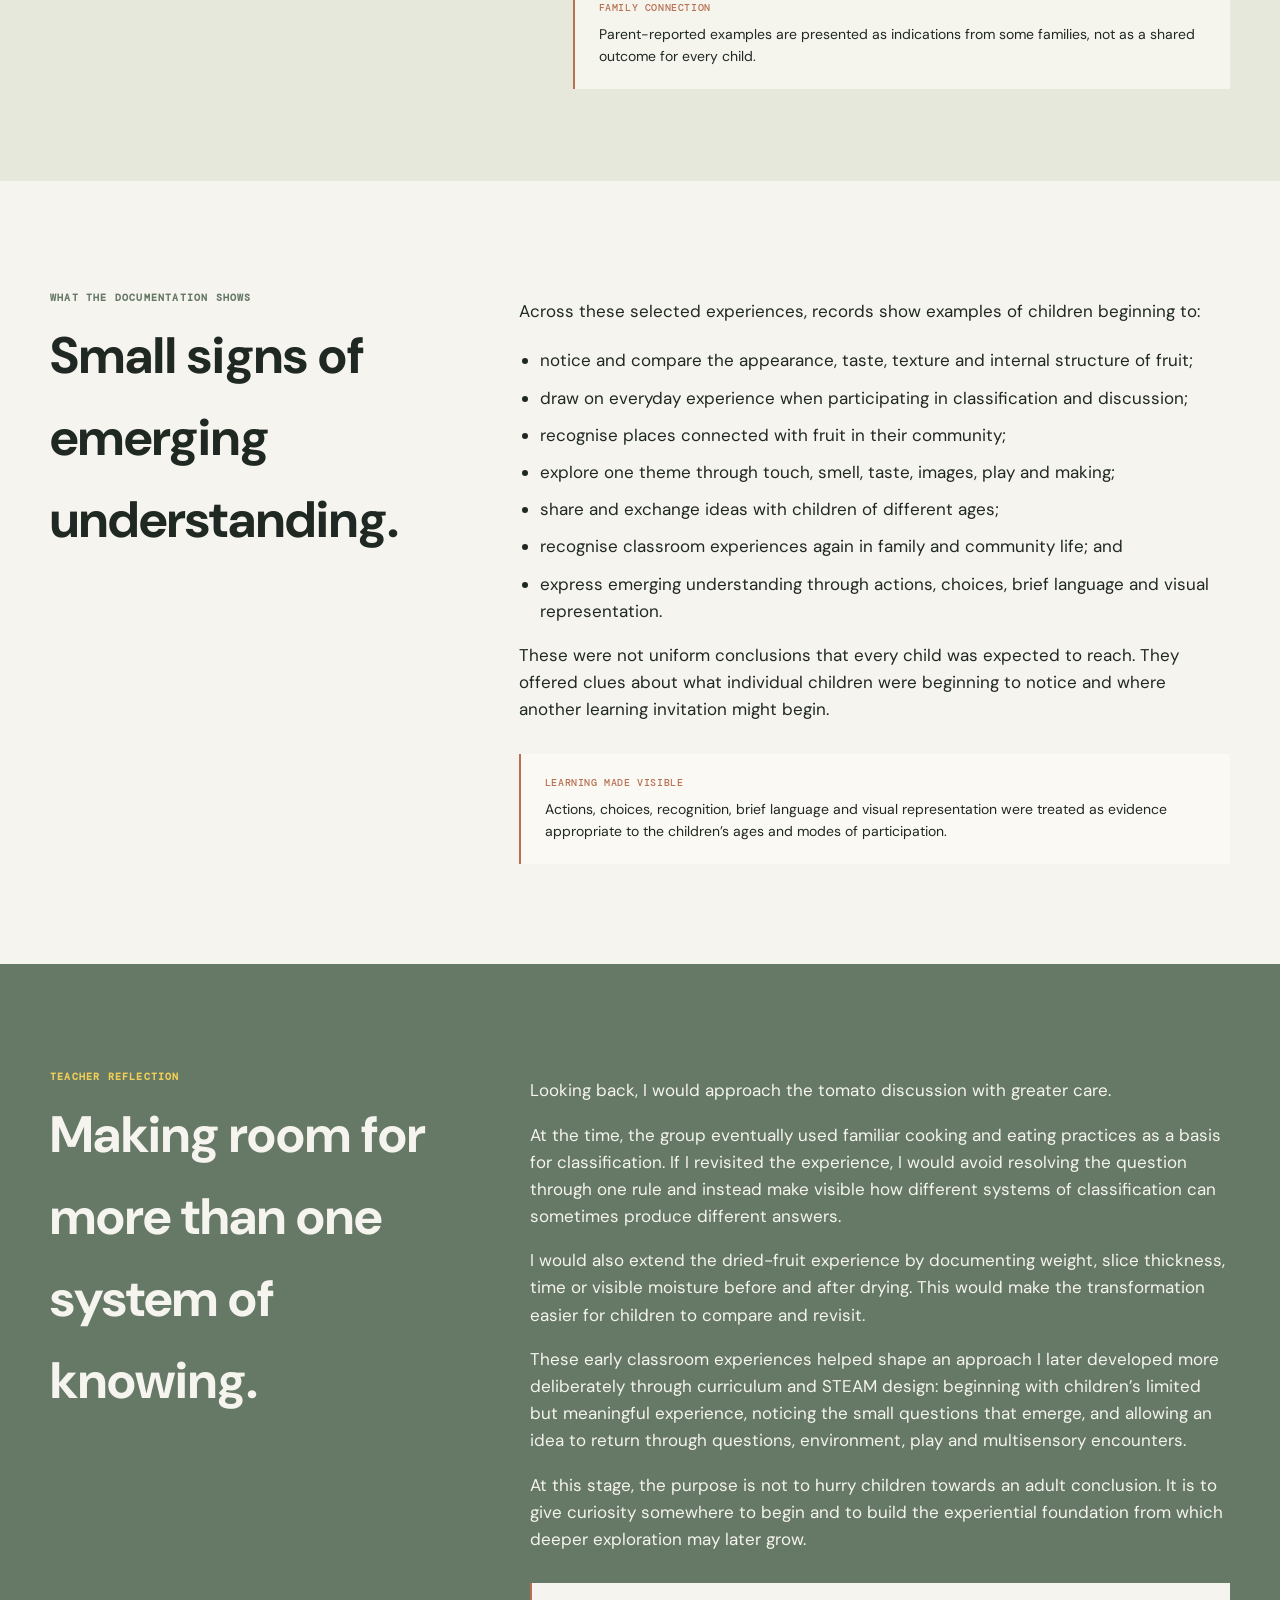
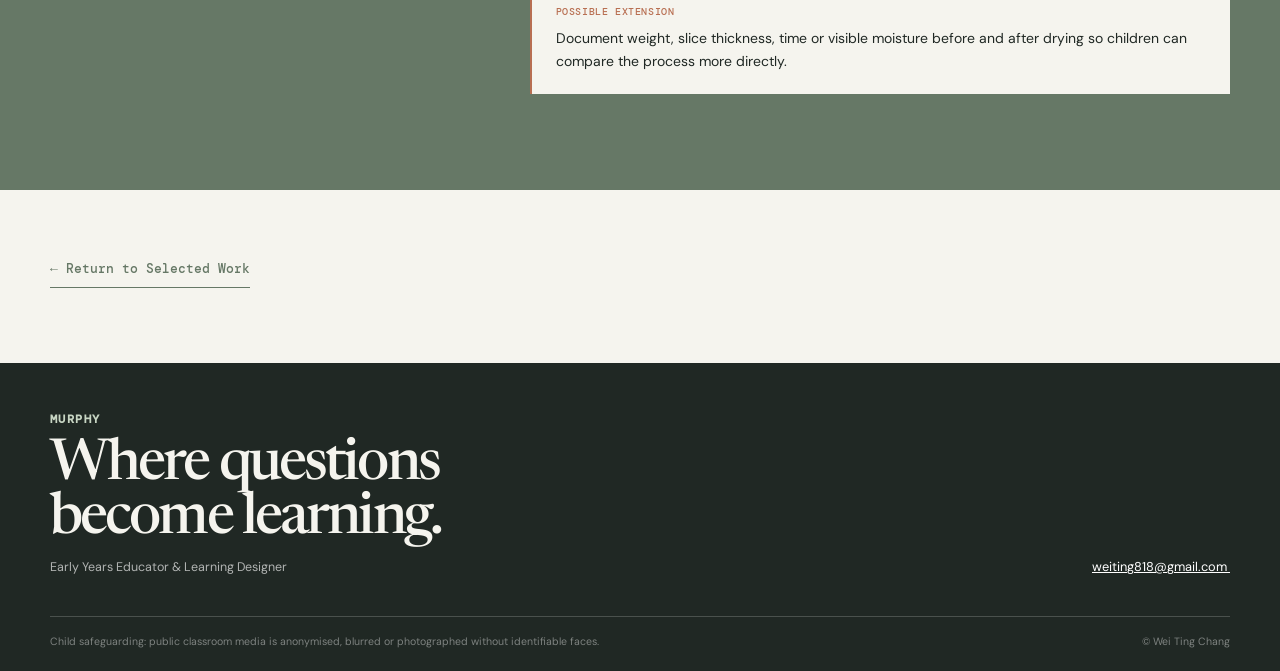
<file: case-fruit-inquiry.html>
<!doctype html>
<html lang="en">
  <head>
    <meta charset="UTF-8" />
    <meta name="viewport" content="width=device-width, initial-scale=1.0" />
    <meta name="description" content="How Do We Know a Fruit? A concise curriculum case study by Wei Ting Chang (Murphy), documenting inquiry across a mixed-age classroom." />
    <title>How Do We Know a Fruit? | Wei Ting Chang (Murphy)</title>
    <link rel="preconnect" href="https://fonts.googleapis.com" />
    <link rel="preconnect" href="https://fonts.gstatic.com" crossorigin />
    <link href="https://fonts.googleapis.com/css2?family=DM+Mono:wght@400;500&amp;family=DM+Sans:wght@400;500;600&amp;family=Newsreader:opsz,wght@6..72,500;6..72,600&amp;family=Caveat:wght@500;600&amp;display=swap" rel="stylesheet" />
    <link rel="stylesheet" href="work.css?v=20261008-1" />
    <link rel="stylesheet" href="sticky-nav.css?v=20260925-14" />
    <link rel="stylesheet" href="fruit-story.css?v=20261013-1" />
      <script src="mobile-nav.js?v=20260925-1" defer></script>
  </head>
  <body class="fruit-story">
    <a class="skip-link" href="#main-content">Skip to main content</a>
    <header class="site-header">
      <a class="brand" href="index.html" aria-label="Wei Ting Chang, home"><span>Wei Ting Chang <i>(Murphy)</i></span><small>Early Years Educator<br />&amp; Learning Designer</small></a>
      <nav class="desktop-nav" aria-label="Primary navigation"><a href="index.html">Home</a><a href="about.html">About</a><a href="work.html" aria-current="page">Selected Work</a><a href="writing.html">Writing &amp; Reflections</a><a href="cv-contact.html">CV &amp; Contact</a></nav>
      <div class="mobile-nav"><button class="mobile-nav-toggle" type="button" aria-expanded="false" aria-controls="mobile-menu">Menu</button><button class="mobile-nav-overlay" type="button" aria-label="Close menu"></button><nav id="mobile-menu" aria-label="Mobile navigation" hidden><a href="index.html">Home</a><a href="about.html">About</a><a href="work.html" aria-current="page">Selected Work</a><a href="writing.html">Writing &amp; Reflections</a><a href="cv-contact.html">CV &amp; Contact</a></nav></div>
    </header>

    <main id="main-content">
      <section class="fruit-hero">
        <div class="wrap fruit-hero-grid">
          <div>
            <p class="eyebrow">CURRICULUM STORY · MIXED-AGE CLASSROOM · <span class="nowrap">AGES 2–6</span></p>
            <h1>How Do We Know a Fruit?</h1>
            <p class="large-copy">Selected moments from a six-month classroom theme, showing how very young children encountered fruit through everyday experience, community exploration, sensory investigation and making.</p>
            <a class="fruit-back" href="work.html">← Back to selected work</a>
          </div>
          <figure>
            <img src="assets/images/fruit/hands-washing-fruit.webp" alt="Children’s hands holding and washing a red apple over a metal bowl." width="1600" height="900" fetchpriority="high" decoding="async" />
            <figcaption>Returning to one theme through real materials and practical participation.</figcaption>
          </figure>
        </div>
      </section>

      <section class="fruit-context wrap" aria-labelledby="fruit-context-title">
        <div class="fruit-context-copy">
          <div><p class="eyebrow">CONTEXT</p><h2 id="fruit-context-title">Four documented periods within a longer theme.</h2></div>
          <div>
            <p>This theme took place in a mixed-age classroom of 20 children aged two to six, with most children between approximately two-and-a-half and three-and-a-half years old.</p>
            <p>The fruit theme continued for approximately six months and was developed within a Mandarin-medium co-teaching setting. This is not a complete chronological account of the semester. It brings together four documented periods that I designed and led.</p>
          </div>
        </div>
        <ul class="fruit-meta" aria-label="Curriculum story context">
          <li><strong>Age group</strong><span class="nowrap">Ages 2–6, primarily 2.5–3.5</span></li>
          <li><strong>Group size</strong><span>20 children</span></li>
          <li><strong>Duration</strong><span>Four documented periods within a six-month theme</span></li>
          <li><strong>My role</strong><span>Designed and led the experiences presented here</span></li>
          <li><strong>Language</strong><span>Mandarin-medium classroom</span></li>
          <li><strong>Learning modes</strong><span>Everyday connections, sensory exploration, community learning, play, representation and making</span></li>
        </ul>
      </section>

      <section class="fruit-thesis" aria-labelledby="fruit-thesis-title">
        <div class="wrap fruit-thesis-grid">
          <div><p class="eyebrow">ONE THEME, MANY WAYS OF LEARNING</p><h2 id="fruit-thesis-title">One theme, many ways of learning.</h2></div>
          <div class="fruit-thesis-copy">
            <p>For very young children, learning does not need to end with every child giving a complete explanation or reaching the same conclusion.</p>
            <p>While their experience of the world is still expanding, I look for beginnings: noticing something previously overlooked, becoming willing to explore, connecting a discovery with familiar life, or recognising and sharing an idea during a later encounter.</p>
            <p>I therefore allowed the idea of fruit to reappear in different forms—through stories and conversation, real objects, touch and taste, sorting and comparison, community visits, maps and images, light and shadow, and practical making.</p>
            <p>The aim was not for children to master a complete body of knowledge immediately. It was to build a rich foundation for future curiosity, comparison, questioning and conceptual understanding.</p>
            <div class="fruit-modes" aria-label="Ways of learning"><span>everyday experience</span><span>conversation</span><span>real objects</span><span>community</span><span>light &amp; shadow</span><span>making</span></div>
          </div>
        </div>
      </section>

      <section class="fruit-section wrap" aria-labelledby="noticing-title">
        <div><p class="fruit-section-number">01</p><p class="eyebrow">NOTICING AND COMPARING</p></div>
        <div class="fruit-section-copy">
          <h2 id="noticing-title">Bringing everyday criteria into view.</h2>
          <p>The theme began with a seemingly simple question:</p>
          <p class="fruit-question">Is a tomato a fruit or a vegetable?</p>
          <p>Children drew on their everyday experiences and suggested different criteria, including size, stems, seeds, leaves, taste, and whether a food was normally cooked or eaten raw.</p>
          <p>I introduced different tomatoes for the children to observe, handle and taste. They were invited to compare what they noticed and communicate their ideas in ways appropriate to their age.</p>
          <p>The value of the experience was not in requiring every child to arrive at one answer. It was in helping them attend to observable features, begin making comparisons and bring their existing knowledge into the discussion.</p>
          <figure class="fruit-figure fruit-figure--portrait"><img src="assets/images/fruit/fruit-observation-artwork.webp" alt="A child-made collage with a large watermelon shape and smaller fruit and vegetable pictures." loading="lazy" decoding="async" /><figcaption>A visual response made with fruit and vegetable images.</figcaption></figure>
          <aside class="doc-note"><strong>WHAT I NOTICED</strong><p>When classroom content connected with everyday life, children often contributed personal associations: fruits they had eaten at home, ways their families prepared them, and shapes or flavours they already recognised.</p></aside>
        </div>
      </section>

      <section class="fruit-section wrap" aria-labelledby="community-title">
        <div><p class="fruit-section-number">02</p><p class="eyebrow">FINDING FRUIT IN THE COMMUNITY</p></div>
        <div class="fruit-section-copy">
          <h2 id="community-title">Letting children’s local knowledge change the route.</h2>
          <p>As children became more attentive to fruit in daily life, we extended the theme beyond the classroom:</p>
          <p class="fruit-question">Where can we find fruit in our community?</p>
          <p>Children recalled fruit shops, supermarkets, convenience stores and markets they had noticed during previous walks. They helped discuss and vote on a route for a community visit.</p>
          <p>When one child pointed out that a newly opened supermarket also sold fruit, I revised the original plan and divided the visit across two days.</p>
          <p>Different groups contributed by photographing shopfronts, identifying locations, drawing symbols and assembling a shared community fruit map.</p>
          <div class="fruit-community-visit" aria-label="Community fruit shop visit">
            <figure class="fruit-figure"><img src="assets/images/fruit/社區水果行探訪-1.webp" alt="A fruit shop visit, framed on the produce display and learning materials." loading="lazy" decoding="async" /><figcaption>Learning continued in the places where fruit is part of everyday life.</figcaption></figure>
            <figure class="fruit-figure"><img src="assets/images/fruit/社區水果行探訪-2.webp" alt="Children observing fruit at a local shop, shown from a distance." loading="lazy" decoding="async" /><figcaption>Children noticed fruit as part of their local community.</figcaption></figure>
          </div>
          <div class="fruit-map-gallery" aria-label="Children's community fruit map symbols">
            <figure class="fruit-map-gallery__main"><img src="assets/images/fruit/%20community-fruit-map%20社區水果店-1.webp" alt="A larger child-drawn symbol representing a local fruit shop." loading="lazy" decoding="async" /><figcaption>community fruit shop</figcaption></figure>
            <div class="fruit-map-gallery__symbols">
              <figure><img src="assets/images/fruit/community-fruit-map%207-11.webp" alt="A child-drawn convenience store symbol." loading="lazy" decoding="async" /><figcaption>convenience store</figcaption></figure>
              <figure><img src="assets/images/fruit/community-fruit-map%20familymart.webp" alt="A child-drawn FamilyMart symbol." loading="lazy" decoding="async" /><figcaption>FamilyMart</figcaption></figure>
              <figure><img src="assets/images/fruit/community-fruit-map%20全聯.webp" alt="A child-drawn supermarket symbol." loading="lazy" decoding="async" /><figcaption>supermarket</figcaption></figure>
            </div>
          </div>
          <p class="fruit-map-caption">After the visit, older children translated remembered places into symbols for a shared community fruit map.</p>
          <aside class="doc-note"><strong>TEACHER DECISION</strong><p>A child’s contribution became more than a comment during group time. It changed our route and demonstrated that children’s knowledge of their everyday environment could influence the direction of the curriculum.</p></aside>
        </div>
      </section>

      <section class="fruit-section wrap" aria-labelledby="senses-title">
        <div><p class="fruit-section-number">03</p><p class="eyebrow">EXPLORING THROUGH THE SENSES</p></div>
        <div class="fruit-section-copy">
          <h2 id="senses-title">Before an adult method, time to handle and suggest.</h2>
          <p>Following the community visits, we selected fruits that children rarely encountered or knew by name but had not previously tasted.</p>
          <p>In mixed-age groups, children handled, smelled and observed the fruits. They considered whether each fruit might need to be cut, peeled, opened by hand or approached in another way. Each group shared a suggestion before I tested the proposed method where possible.</p>
          <p>Once the fruits were opened, the children examined the skin, flesh and seeds. During tasting, some moved beyond stating whether they liked a fruit and began referring to sweetness, sourness and texture when explaining their responses.</p>
          <p>We also explored fruit through light and shadow. As the fruits were viewed from different angles, their shadows became rockets, boats, snails or instruments in the children’s imaginations. The same material offered another way to observe, associate and express.</p>
          <div class="fruit-figure-pair">
            <figure class="fruit-figure"><img src="assets/images/fruit/fresh-fruit-slices.webp" alt="Children’s hands arranging fresh apple slices beside two whole oranges." loading="lazy" decoding="async" /><figcaption>Fruit interiors offered another set of details to compare.</figcaption></figure>
            <figure class="fruit-figure"><img src="assets/images/fruit/fruit-shadow-exploration.webp" alt="An educator holding fruit in front of a light to cast two different shadows on a wall." loading="lazy" decoding="async" /><figcaption>Changing the angle changed the visible shape.</figcaption></figure>
          </div>
          <aside class="doc-note"><strong>TEACHER MOVE</strong><p>Before demonstrating an adult method, invite children to handle the fruit, notice its features and suggest how it might be opened.</p></aside>
        </div>
      </section>

      <section class="fruit-section wrap" aria-labelledby="making-title">
        <div><p class="fruit-section-number">04</p><p class="eyebrow">LEARNING THROUGH MAKING</p></div>
        <div class="fruit-section-copy">
          <h2 id="making-title">Following change through a practical process.</h2>
          <p>In a later documented experience, the children watched several demonstrations of dried-fruit preparation and looked for steps that appeared repeatedly.</p>
          <p>Together, we organised the process, proposed fruits to use and voted on the final selection. The children then participated in purchasing, washing, drying, preparing and arranging the fruit.</p>
          <p>Afterwards, they compared fresh fruit, homemade dried fruit and commercially prepared dried fruit. They noticed that slices had become flatter or more irregular and that their colour and texture had changed.</p>
          <p>These observations do not demonstrate that every child developed a scientific understanding of dehydration. They show examples of children beginning to attend to how materials can change during a process.</p>
          <figure class="fruit-figure fruit-figure--wide"><img src="assets/images/fruit/hands-arranging-fruit.webp" alt="Children’s hands pressing paper over apple slices arranged on a table." loading="lazy" decoding="async" /><figcaption>Children participated in preparing and arranging fruit.</figcaption></figure>
          <div class="fruit-figure-pair">
            <figure class="fruit-figure"><img src="assets/images/fruit/dried-fruit-tray.webp" alt="Dried apple rings arranged on a lined metal tray." loading="lazy" decoding="async" /><figcaption>Apple slices after drying.</figcaption></figure>
            <figure class="fruit-figure"><img src="assets/images/fruit/dried-fruit-comparison.webp" alt="Several metal dishes holding different dried fruits, including orange, pineapple and apple." loading="lazy" decoding="async" /><figcaption>Different dried fruits placed together for comparison.</figcaption></figure>
          </div>
        </div>
      </section>

      <section class="participation wrap" aria-labelledby="participation-title">
        <div class="participation-grid">
          <div><p class="eyebrow">DESIGNING PARTICIPATION ACROSS AGES</p><h2 id="participation-title">Different ways into the same theme.</h2></div>
          <div>
            <p>In a classroom spanning ages two to six, the challenge was not to require every child to complete the same task. It was to provide different ways of entering the same theme.</p>
            <p>Younger children could participate through touching, tasting, pointing, matching, choosing and imitation. Children ready for further complexity could explain a reason, use images and symbols to record information, organise a sequence or contribute more developed ideas during group discussion.</p>
            <p>Learning areas also provided additional challenge for older children or those ready to extend an idea. This story focuses only on the group experiences supported by the available documentation.</p>
            <div class="entry-points"><div><strong>EARLY ENTRY POINTS</strong><span>Touching · tasting · pointing · matching · choosing · imitation</span></div><div><strong>FURTHER COMPLEXITY</strong><span>Explaining · representing · sequencing · contributing developed ideas</span></div></div>
          </div>
        </div>
      </section>

      <section class="fruit-family" aria-labelledby="family-title">
        <div class="wrap fruit-family-grid">
          <div><p class="eyebrow">WHEN CLASSROOM LEARNING RETURNED TO EVERYDAY LIFE</p><h2 id="family-title">Recognition in another context.</h2></div>
          <div class="fruit-family-copy">
            <p>Everyday experience was not only the starting point of the theme. It was also where children began using their learning again.</p>
            <p>During classroom conversations, children shared memories of eating particular fruits at home, shopping for fruit with family members, and recognising familiar shapes, colours or flavours. These contributions connected new encounters with knowledge that already mattered to them.</p>
            <p>Some parents later reported that their children identified fruits encountered at school when they appeared at home or during weekend activities. During visits to fruit shops, some children also began naming or introducing fruits they recognised to family members.</p>
            <p>These reports do not represent a uniform outcome for every child. They suggest that, for some children, classroom experiences had become available for noticing, recognition and communication in new contexts.</p>
            <aside class="doc-note"><strong>FAMILY CONNECTION</strong><p>Parent-reported examples are presented as indications from some families, not as a shared outcome for every child.</p></aside>
          </div>
        </div>
      </section>

      <section class="fruit-evidence wrap" aria-labelledby="evidence-title">
        <div class="fruit-evidence-grid">
          <div><p class="eyebrow">WHAT THE DOCUMENTATION SHOWS</p><h2 id="evidence-title">Small signs of emerging understanding.</h2></div>
          <div>
            <p>Across these selected experiences, records show examples of children beginning to:</p>
            <ul>
              <li>notice and compare the appearance, taste, texture and internal structure of fruit;</li>
              <li>draw on everyday experience when participating in classification and discussion;</li>
              <li>recognise places connected with fruit in their community;</li>
              <li>explore one theme through touch, smell, taste, images, play and making;</li>
              <li>share and exchange ideas with children of different ages;</li>
              <li>recognise classroom experiences again in family and community life; and</li>
              <li>express emerging understanding through actions, choices, brief language and visual representation.</li>
            </ul>
            <p>These were not uniform conclusions that every child was expected to reach. They offered clues about what individual children were beginning to notice and where another learning invitation might begin.</p>
            <aside class="doc-note"><strong>LEARNING MADE VISIBLE</strong><p>Actions, choices, recognition, brief language and visual representation were treated as evidence appropriate to the children’s ages and modes of participation.</p></aside>
          </div>
        </div>
      </section>

      <section class="fruit-reflection" aria-labelledby="reflection-title">
        <div class="wrap fruit-reflection-grid">
          <div><p class="eyebrow">TEACHER REFLECTION</p><h2 id="reflection-title">Making room for more than one system of knowing.</h2></div>
          <div class="fruit-reflection-copy">
            <p>Looking back, I would approach the tomato discussion with greater care.</p>
            <p>At the time, the group eventually used familiar cooking and eating practices as a basis for classification. If I revisited the experience, I would avoid resolving the question through one rule and instead make visible how different systems of classification can sometimes produce different answers.</p>
            <p>I would also extend the dried-fruit experience by documenting weight, slice thickness, time or visible moisture before and after drying. This would make the transformation easier for children to compare and revisit.</p>
            <p>These early classroom experiences helped shape an approach I later developed more deliberately through curriculum and STEAM design: beginning with children’s limited but meaningful experience, noticing the small questions that emerge, and allowing an idea to return through questions, environment, play and multisensory encounters.</p>
            <p>At this stage, the purpose is not to hurry children towards an adult conclusion. It is to give curiosity somewhere to begin and to build the experiential foundation from which deeper exploration may later grow.</p>
            <aside class="doc-note"><strong>POSSIBLE EXTENSION</strong><p>Document weight, slice thickness, time or visible moisture before and after drying so children can compare the process more directly.</p></aside>
          </div>
        </div>
      </section>

      <div class="fruit-return wrap"><a href="work.html">← Return to Selected Work</a></div>
    </main>

    <footer class="site-footer">
      <div class="wrap footer-grid"><div><p class="eyebrow">MURPHY</p><h2>Where questions become learning.</h2><p>Early Years Educator &amp; Learning Designer</p></div><a class="email" href="mailto:weiting818@gmail.com">weiting818@gmail.com <span aria-hidden="true">↗</span></a></div>
      <div class="privacy wrap"><p>Child safeguarding: public classroom media is anonymised, blurred or photographed without identifiable faces.</p><p>© Wei Ting Chang</p></div>
    </footer>
  </body>
</html>
</file>
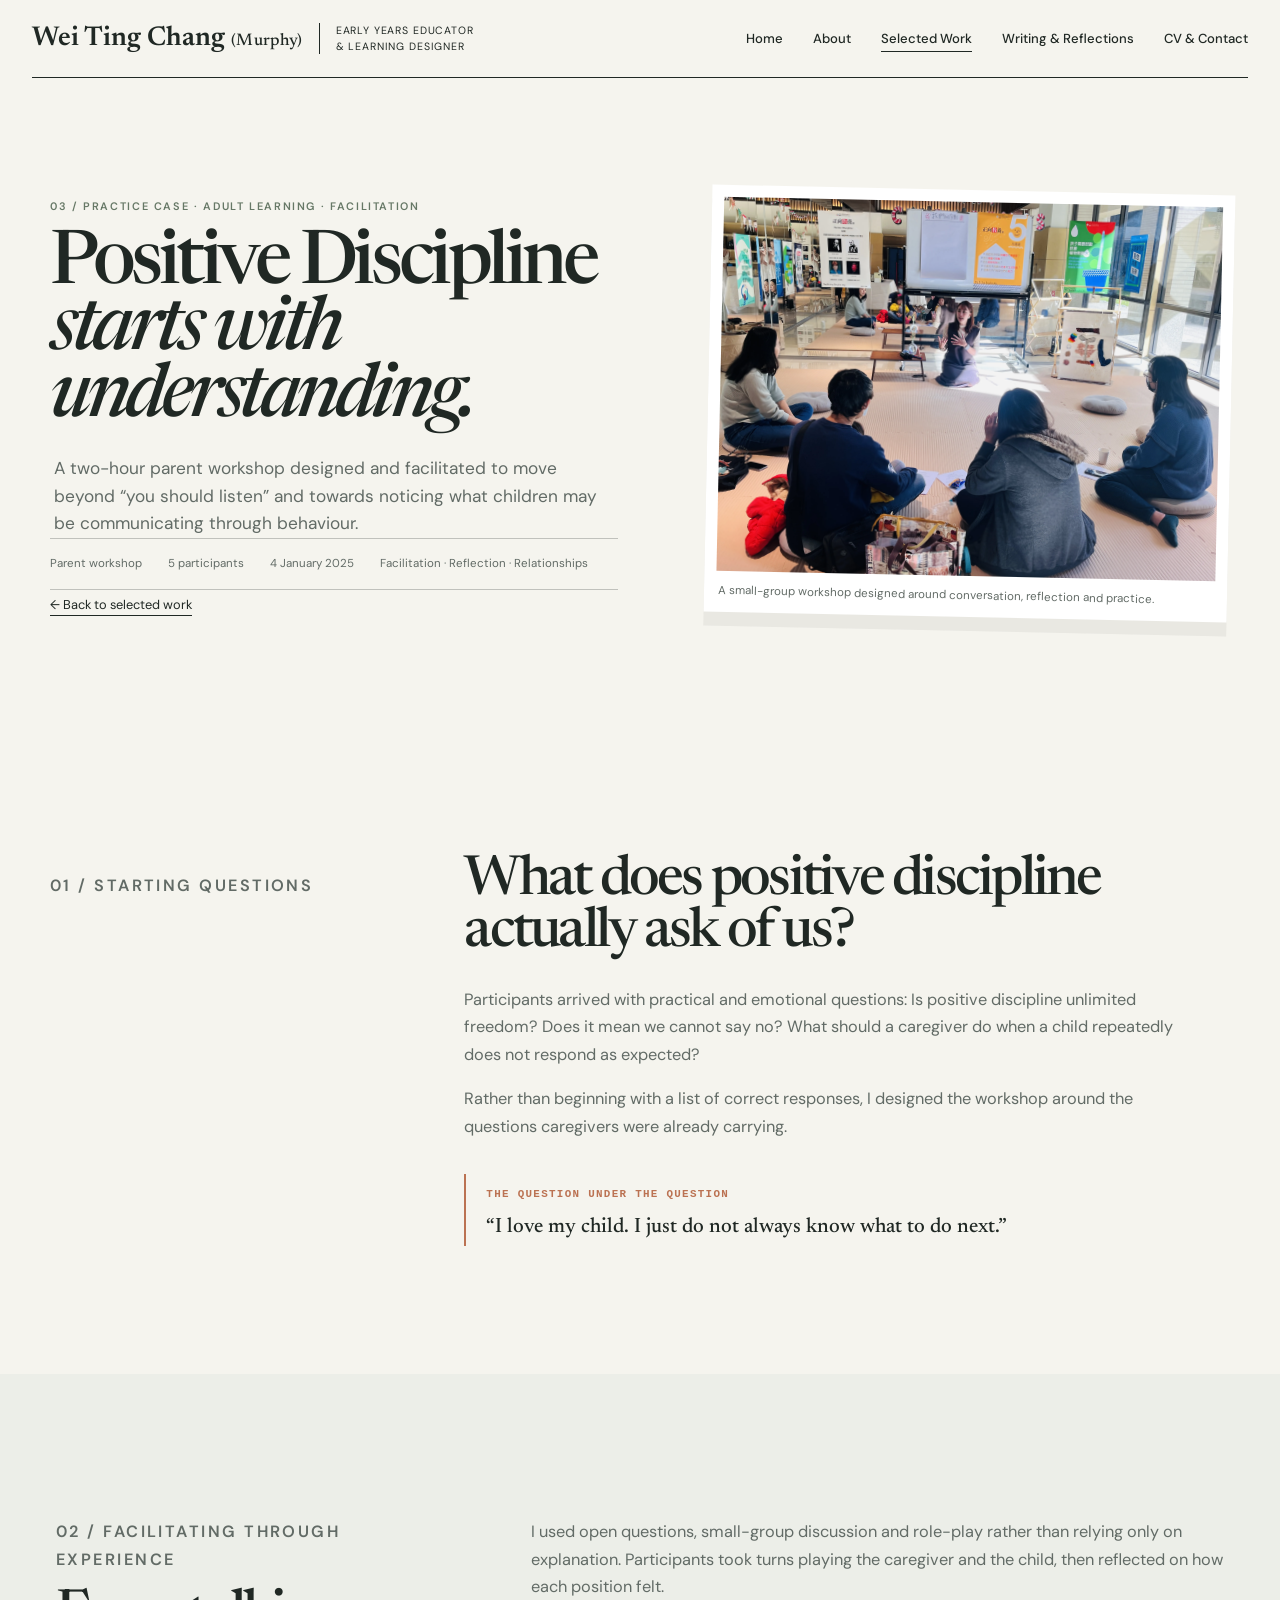
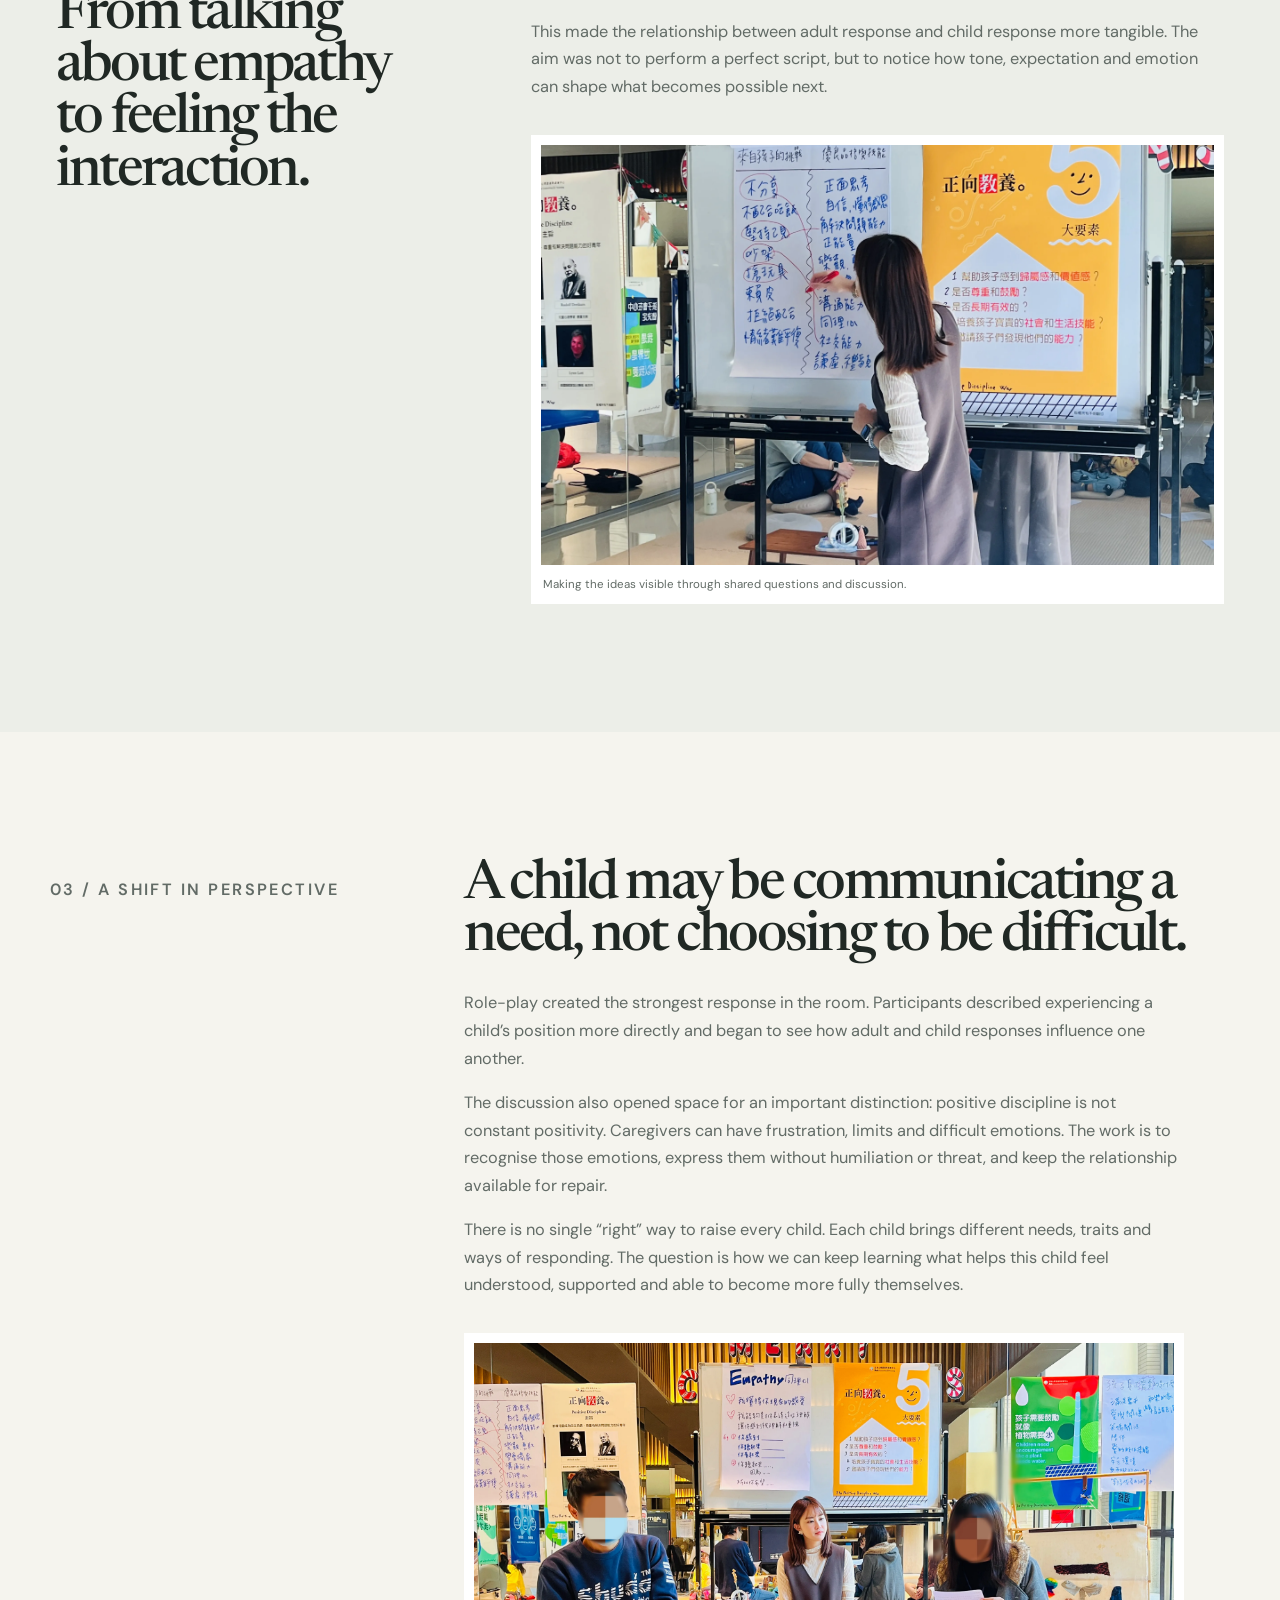
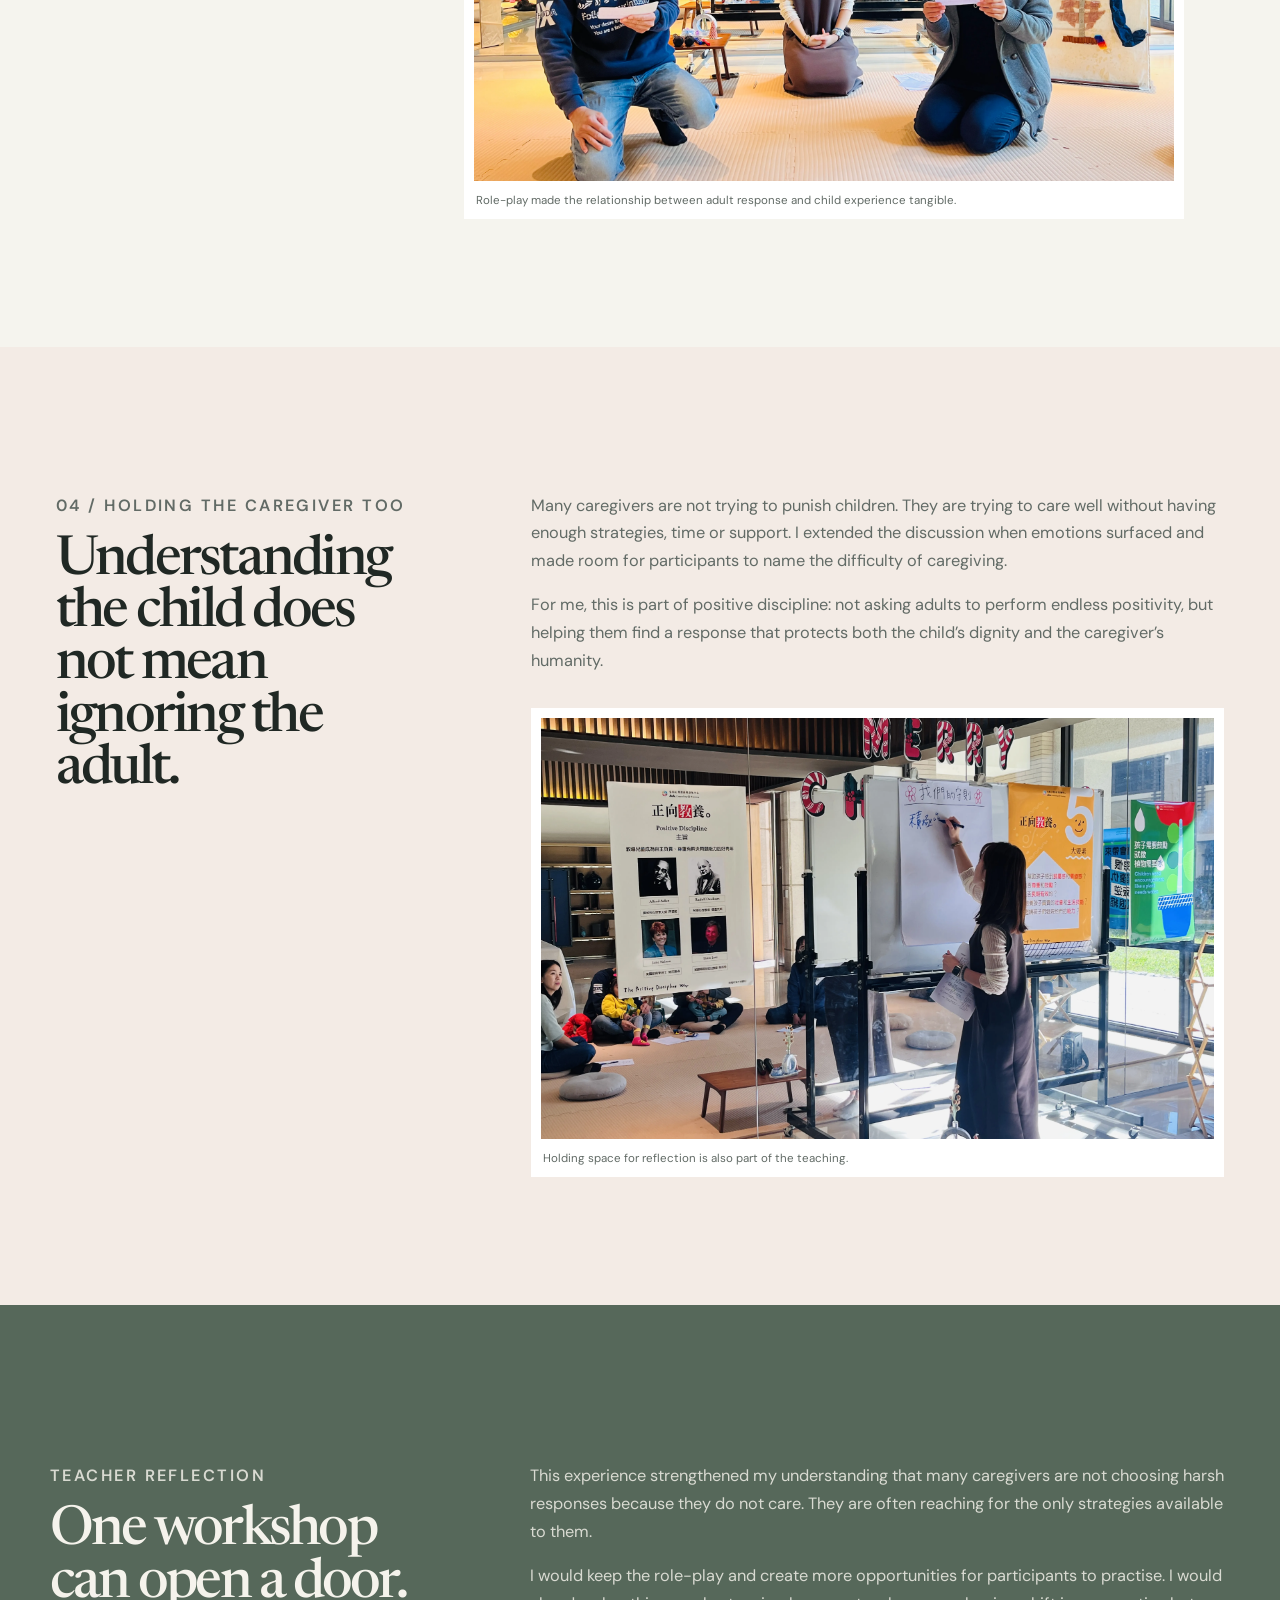
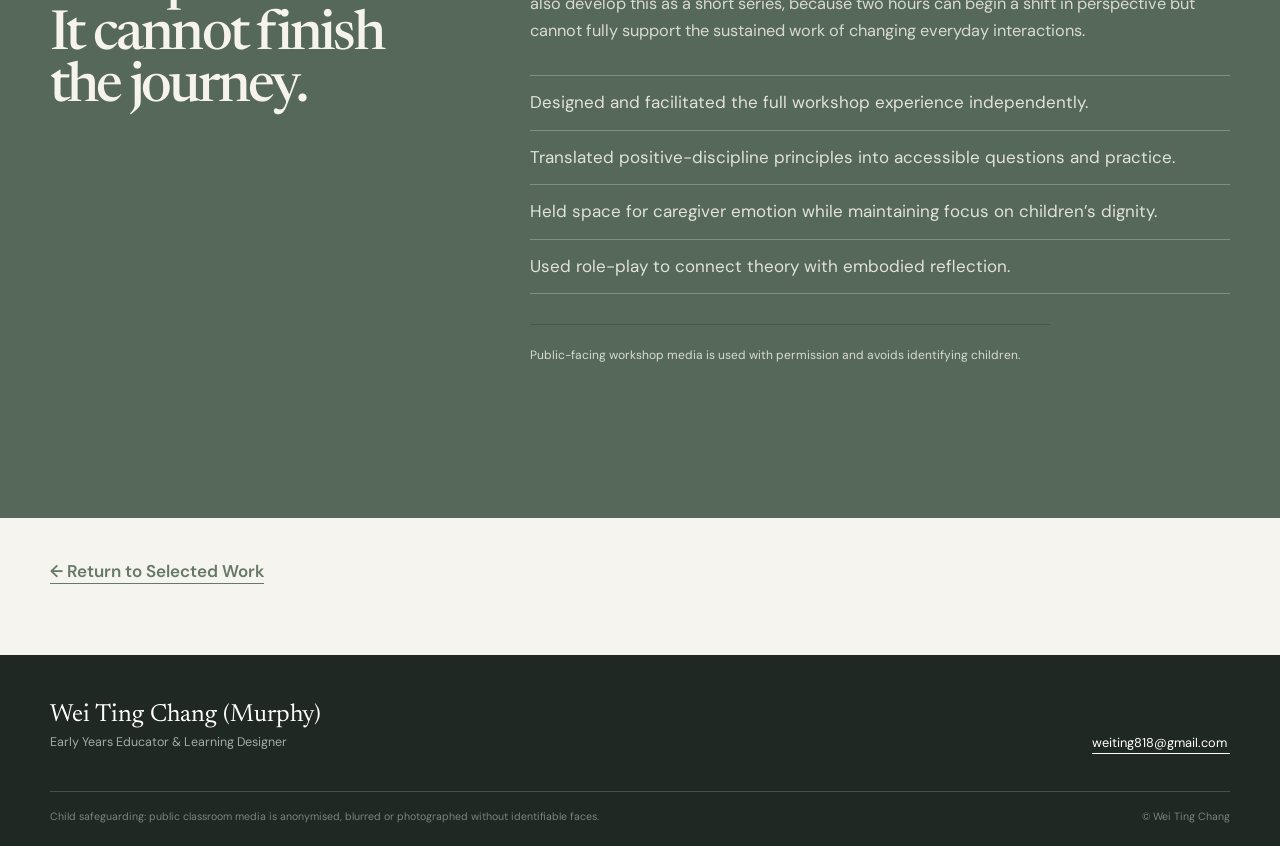
<file: case-positive-discipline.html>
<!doctype html>
<html lang="en">
  <head>
    <meta charset="UTF-8" />
    <meta name="viewport" content="width=device-width, initial-scale=1.0" />
    <meta name="description" content="Positive Discipline First Steps: a parent workshop designed and facilitated by Wei Ting Chang (Murphy)." />
    <title>Positive Discipline First Steps | Wei Ting Chang (Murphy)</title>
    <link rel="preconnect" href="https://fonts.googleapis.com" />
    <link rel="preconnect" href="https://fonts.gstatic.com" crossorigin />
    <link href="https://fonts.googleapis.com/css2?family=Caveat:wght@500;600&amp;family=DM+Sans:wght@400;500;600&amp;family=Newsreader:opsz,wght@6..72,500;6..72,600&amp;display=swap" rel="stylesheet" />
    <link rel="stylesheet" href="work.css?v=20261008-1" />
    <link rel="stylesheet" href="sticky-nav.css?v=20260925-14" />
    <link rel="stylesheet" href="positive-discipline.css?v=20261008-1" />
      <script src="mobile-nav.js?v=20260925-1" defer></script>
  </head>
  <body class="positive-story">
    <a class="skip-link" href="#main-content">Skip to main content</a>
    <header class="site-header"><a class="brand" href="index.html" aria-label="Wei Ting Chang, home"><span>Wei Ting Chang <i>(Murphy)</i></span><small>Early Years Educator<br />&amp; Learning Designer</small></a><nav class="desktop-nav" aria-label="Primary navigation"><a href="index.html">Home</a><a href="about.html">About</a><a href="work.html" aria-current="page">Selected Work</a><a href="writing.html">Writing &amp; Reflections</a><a href="cv-contact.html">CV &amp; Contact</a></nav><div class="mobile-nav"><button class="mobile-nav-toggle" type="button" aria-expanded="false" aria-controls="mobile-menu">Menu</button><button class="mobile-nav-overlay" type="button" aria-label="Close menu"></button><nav id="mobile-menu" aria-label="Mobile navigation" hidden><a href="index.html">Home</a><a href="about.html">About</a><a href="work.html" aria-current="page">Selected Work</a><a href="writing.html">Writing &amp; Reflections</a><a href="cv-contact.html">CV &amp; Contact</a></nav></div></header>

    <main id="main-content">
      <section class="positive-hero page-shell" aria-labelledby="positive-title">
        <div class="positive-hero__copy">
          <p class="eyebrow">03 / PRACTICE CASE · ADULT LEARNING · FACILITATION</p>
          <h1 id="positive-title">Positive Discipline<br /><em>starts with understanding.</em></h1>
          <p class="hero-deck">A two-hour parent workshop designed and facilitated to move beyond “you should listen” and towards noticing what children may be communicating through behaviour.</p>
          <div class="case-meta"><span>Parent workshop</span><span>5 participants</span><span>4 January 2025</span><span>Facilitation · Reflection · Relationships</span></div>
          <a class="case-back" href="work.html#positive-discipline">← Back to selected work</a>
        </div>
        <figure class="positive-hero__image"><img src="assets/images/positive-discipline/workshop-overview.webp" alt="A parent workshop in progress, with participants seated around a facilitator and learning displays." fetchpriority="high" decoding="async" /><figcaption>A small-group workshop designed around conversation, reflection and practice.</figcaption></figure>
      </section>

      <section class="positive-section page-shell" aria-labelledby="question-title">
        <div><p class="eyebrow">01 / STARTING QUESTIONS</p></div>
        <div><h2 id="question-title">What does positive discipline actually ask of us?</h2><p>Participants arrived with practical and emotional questions: Is positive discipline unlimited freedom? Does it mean we cannot say no? What should a caregiver do when a child repeatedly does not respond as expected?</p><p>Rather than beginning with a list of correct responses, I designed the workshop around the questions caregivers were already carrying.</p><aside class="positive-note"><strong>THE QUESTION UNDER THE QUESTION</strong><p>“I love my child. I just do not always know what to do next.”</p></aside></div>
      </section>

      <section class="positive-section positive-section--field" aria-labelledby="facilitation-title">
        <div class="page-shell positive-field-grid"><div><p class="eyebrow">02 / FACILITATING THROUGH EXPERIENCE</p><h2 id="facilitation-title">From talking about empathy to feeling the interaction.</h2></div><div><p>I used open questions, small-group discussion and role-play rather than relying only on explanation. Participants took turns playing the caregiver and the child, then reflected on how each position felt.</p><p>This made the relationship between adult response and child response more tangible. The aim was not to perform a perfect script, but to notice how tone, expectation and emotion can shape what becomes possible next.</p><figure class="positive-photo"><img src="assets/images/positive-discipline/workshop-whiteboard.webp" alt="A workshop whiteboard filled with participants’ notes about children’s behaviour and adult responses." loading="lazy" decoding="async" /><figcaption>Making the ideas visible through shared questions and discussion.</figcaption></figure></div></div>
      </section>

      <section class="positive-section page-shell" aria-labelledby="shift-title">
        <div><p class="eyebrow">03 / A SHIFT IN PERSPECTIVE</p></div>
        <div><h2 id="shift-title">A child may be communicating a need, not choosing to be difficult.</h2><p>Role-play created the strongest response in the room. Participants described experiencing a child’s position more directly and began to see how adult and child responses influence one another.</p><p>The discussion also opened space for an important distinction: positive discipline is not constant positivity. Caregivers can have frustration, limits and difficult emotions. The work is to recognise those emotions, express them without humiliation or threat, and keep the relationship available for repair.</p><p>There is no single “right” way to raise every child. Each child brings different needs, traits and ways of responding. The question is how we can keep learning what helps this child feel understood, supported and able to become more fully themselves.</p><figure class="positive-photo"><img src="assets/images/positive-discipline/workshop-role-play.webp" alt="Participants practising a caregiver-and-child role-play during a positive-discipline workshop; faces are blurred." loading="lazy" decoding="async" /><figcaption>Role-play made the relationship between adult response and child experience tangible.</figcaption></figure></div>
      </section>

      <section class="positive-section positive-section--warm" aria-labelledby="care-title">
        <div class="page-shell positive-field-grid"><div><p class="eyebrow">04 / HOLDING THE CAREGIVER TOO</p><h2 id="care-title">Understanding the child does not mean ignoring the adult.</h2></div><div><p>Many caregivers are not trying to punish children. They are trying to care well without having enough strategies, time or support. I extended the discussion when emotions surfaced and made room for participants to name the difficulty of caregiving.</p><p>For me, this is part of positive discipline: not asking adults to perform endless positivity, but helping them find a response that protects both the child’s dignity and the caregiver’s humanity.</p><figure class="positive-photo"><img src="assets/images/positive-discipline/workshop-facilitation.webp" alt="Murphy facilitating a parent workshop while participants reflect and respond." loading="lazy" decoding="async" /><figcaption>Holding space for reflection is also part of the teaching.</figcaption></figure></div></div>
      </section>

      <section class="positive-reflection" aria-labelledby="reflection-title"><div class="page-shell positive-reflection-grid"><div><p class="eyebrow">TEACHER REFLECTION</p><h2 id="reflection-title">One workshop can open a door. It cannot finish the journey.</h2></div><div><p>This experience strengthened my understanding that many caregivers are not choosing harsh responses because they do not care. They are often reaching for the only strategies available to them.</p><p>I would keep the role-play and create more opportunities for participants to practise. I would also develop this as a short series, because two hours can begin a shift in perspective but cannot fully support the sustained work of changing everyday interactions.</p><ul class="positive-evidence"><li>Designed and facilitated the full workshop experience independently.</li><li>Translated positive-discipline principles into accessible questions and practice.</li><li>Held space for caregiver emotion while maintaining focus on children’s dignity.</li><li>Used role-play to connect theory with embodied reflection.</li></ul><p class="case-note">Public-facing workshop media is used with permission and avoids identifying children.</p></div></div></section>
      <div class="positive-return page-shell"><a href="work.html">← Return to Selected Work</a></div>
    </main>

    <footer class="site-footer"><div class="page-shell footer-row"><div><p class="footer-name">Wei Ting Chang <span>(Murphy)</span></p><p>Early Years Educator &amp; Learning Designer</p></div><a href="mailto:weiting818@gmail.com">weiting818@gmail.com <span aria-hidden="true">↗</span></a></div><div class="page-shell footer-meta"><p>Child safeguarding: public classroom media is anonymised, blurred or photographed without identifiable faces.</p><p>© Wei Ting Chang</p></div></footer>
  </body>
</html>
</file>
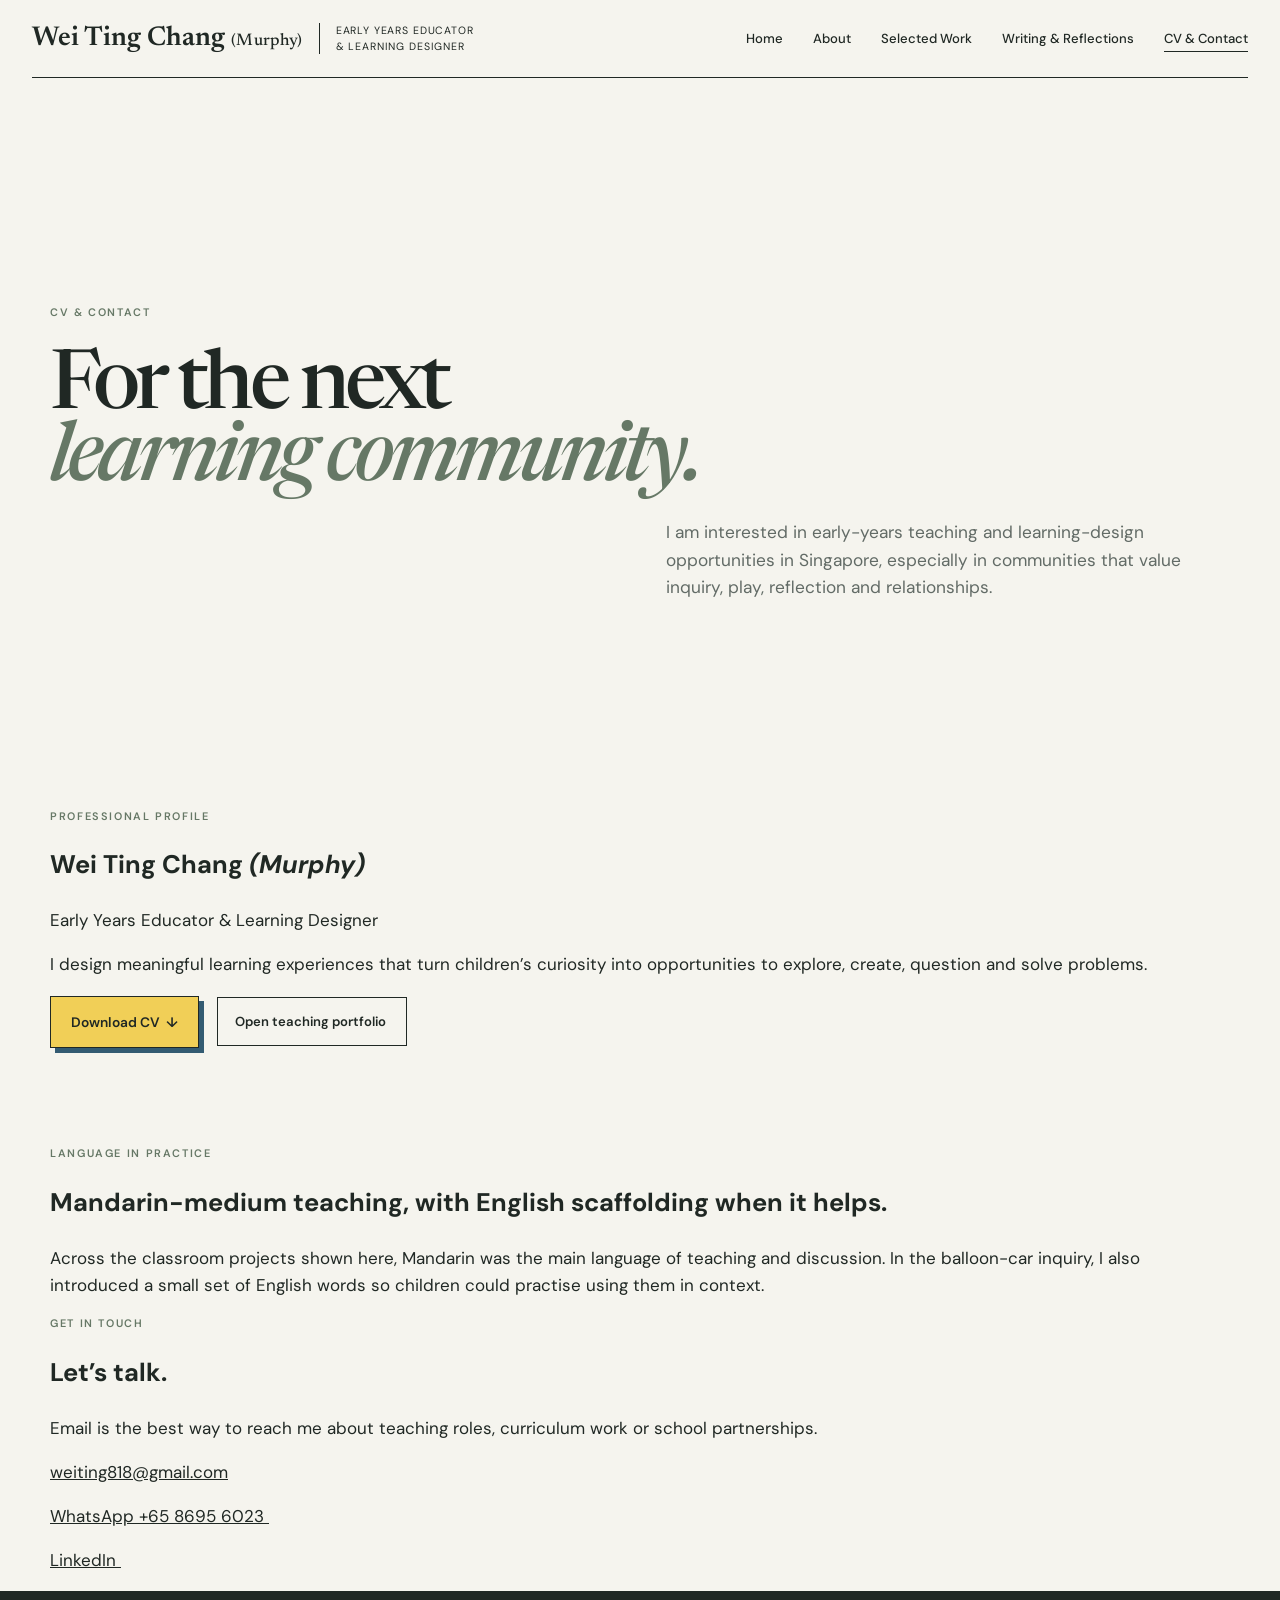
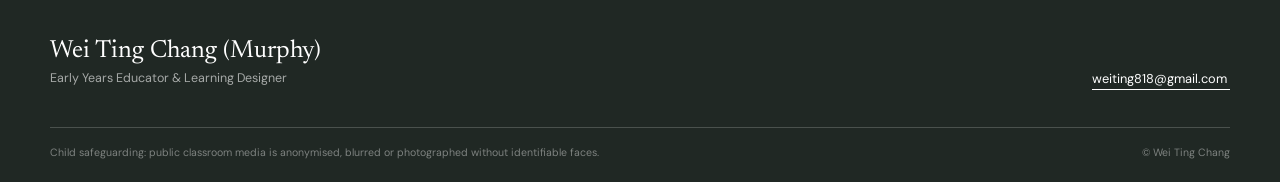
<file: cv-contact.html>
<!doctype html>
<html lang="en">
  <head>
    <meta charset="UTF-8" /><meta name="viewport" content="width=device-width, initial-scale=1.0" />
    <meta name="description" content="CV and contact details for Wei Ting Chang (Murphy), Early Years Educator and Learning Designer." />
    <title>CV &amp; Contact | Wei Ting Chang (Murphy)</title>
    <link rel="preconnect" href="https://fonts.googleapis.com" /><link rel="preconnect" href="https://fonts.gstatic.com" crossorigin />
    <link href="https://fonts.googleapis.com/css2?family=DM+Sans:wght@400;500;600&amp;family=Newsreader:opsz,wght@6..72,500;6..72,600&amp;display=swap" rel="stylesheet" /><link rel="stylesheet" href="work.css?v=20261013-1" /><link rel="stylesheet" href="sticky-nav.css?v=20260925-14" />
      <script src="mobile-nav.js?v=20260925-1" defer></script>
  </head>
  <body>
    <a class="skip-link" href="#main-content">Skip to main content</a>
    <header class="site-header"><a class="brand" href="index.html" aria-label="Wei Ting Chang, home"><span>Wei Ting Chang <i>(Murphy)</i></span><small>Early Years Educator<br />&amp; Learning Designer</small></a><nav class="desktop-nav" aria-label="Primary navigation"><a href="index.html">Home</a><a href="about.html">About</a><a href="work.html">Selected Work</a><a href="writing.html">Writing &amp; Reflections</a><a href="cv-contact.html" aria-current="page">CV &amp; Contact</a></nav><div class="mobile-nav"><button class="mobile-nav-toggle" type="button" aria-expanded="false" aria-controls="mobile-menu">Menu</button><button class="mobile-nav-overlay" type="button" aria-label="Close menu"></button><nav id="mobile-menu" aria-label="Mobile navigation" hidden><a href="index.html">Home</a><a href="about.html">About</a><a href="work.html">Selected Work</a><a href="writing.html">Writing &amp; Reflections</a><a href="cv-contact.html" aria-current="page">CV &amp; Contact</a></nav></div></header>
    <main id="main-content"><section class="work-hero page-shell"><p class="eyebrow">CV &amp; CONTACT</p><h1>For the next<br /><em>learning community.</em></h1><p class="hero-deck">I am interested in early-years teaching and learning-design opportunities in Singapore, especially in communities that value inquiry, play, reflection and relationships.</p></section><section class="case-study page-shell"><div class="case-copy"><p class="section-label">PROFESSIONAL PROFILE</p><h2>Wei Ting Chang <em>(Murphy)</em></h2><p>Early Years Educator &amp; Learning Designer</p><p>I design meaningful learning experiences that turn children’s curiosity into opportunities to explore, create, question and solve problems.</p><div class="profile-actions"><a class="paper-button" href="WEI_TING_CHANG_CV.pdf" download>Download CV <span class="download-arrow" aria-hidden="true">↓</span></a><a class="portfolio-link" href="Murphy_Chang_Teaching_Portfolio.pdf" target="_blank" rel="noreferrer">Open teaching portfolio <span aria-hidden="true">↗</span></a></div></div></section><section class="case-study page-shell cv-contact-section"><div class="case-copy"><p class="section-label">LANGUAGE IN PRACTICE</p><h2>Mandarin-medium teaching, with English scaffolding when it helps.</h2><p>Across the classroom projects shown here, Mandarin was the main language of teaching and discussion. In the balloon-car inquiry, I also introduced a small set of English words so children could practise using them in context.</p></div><div class="case-copy"><p class="section-label">GET IN TOUCH</p><h2>Let’s talk.</h2><p>Email is the best way to reach me about teaching roles, curriculum work or school partnerships.</p><p><a href="mailto:weiting818@gmail.com">weiting818@gmail.com</a></p><p><a href="https://wa.me/6586956023" target="_blank" rel="noreferrer">WhatsApp +65 8695 6023 <span aria-hidden="true">↗</span></a></p><p><a href="https://www.linkedin.com/in/wei-ting-chang-b0570837a" target="_blank" rel="noreferrer">LinkedIn <span aria-hidden="true">↗</span></a></p></div></section></main>
    <footer class="site-footer"><div class="page-shell footer-row"><div><p class="footer-name">Wei Ting Chang <span>(Murphy)</span></p><p>Early Years Educator &amp; Learning Designer</p></div><a href="mailto:weiting818@gmail.com">weiting818@gmail.com <span aria-hidden="true">↗</span></a></div><div class="page-shell footer-meta"><p>Child safeguarding: public classroom media is anonymised, blurred or photographed without identifiable faces.</p><p>© Wei Ting Chang</p></div></footer>
  </body>
</html>
</file>
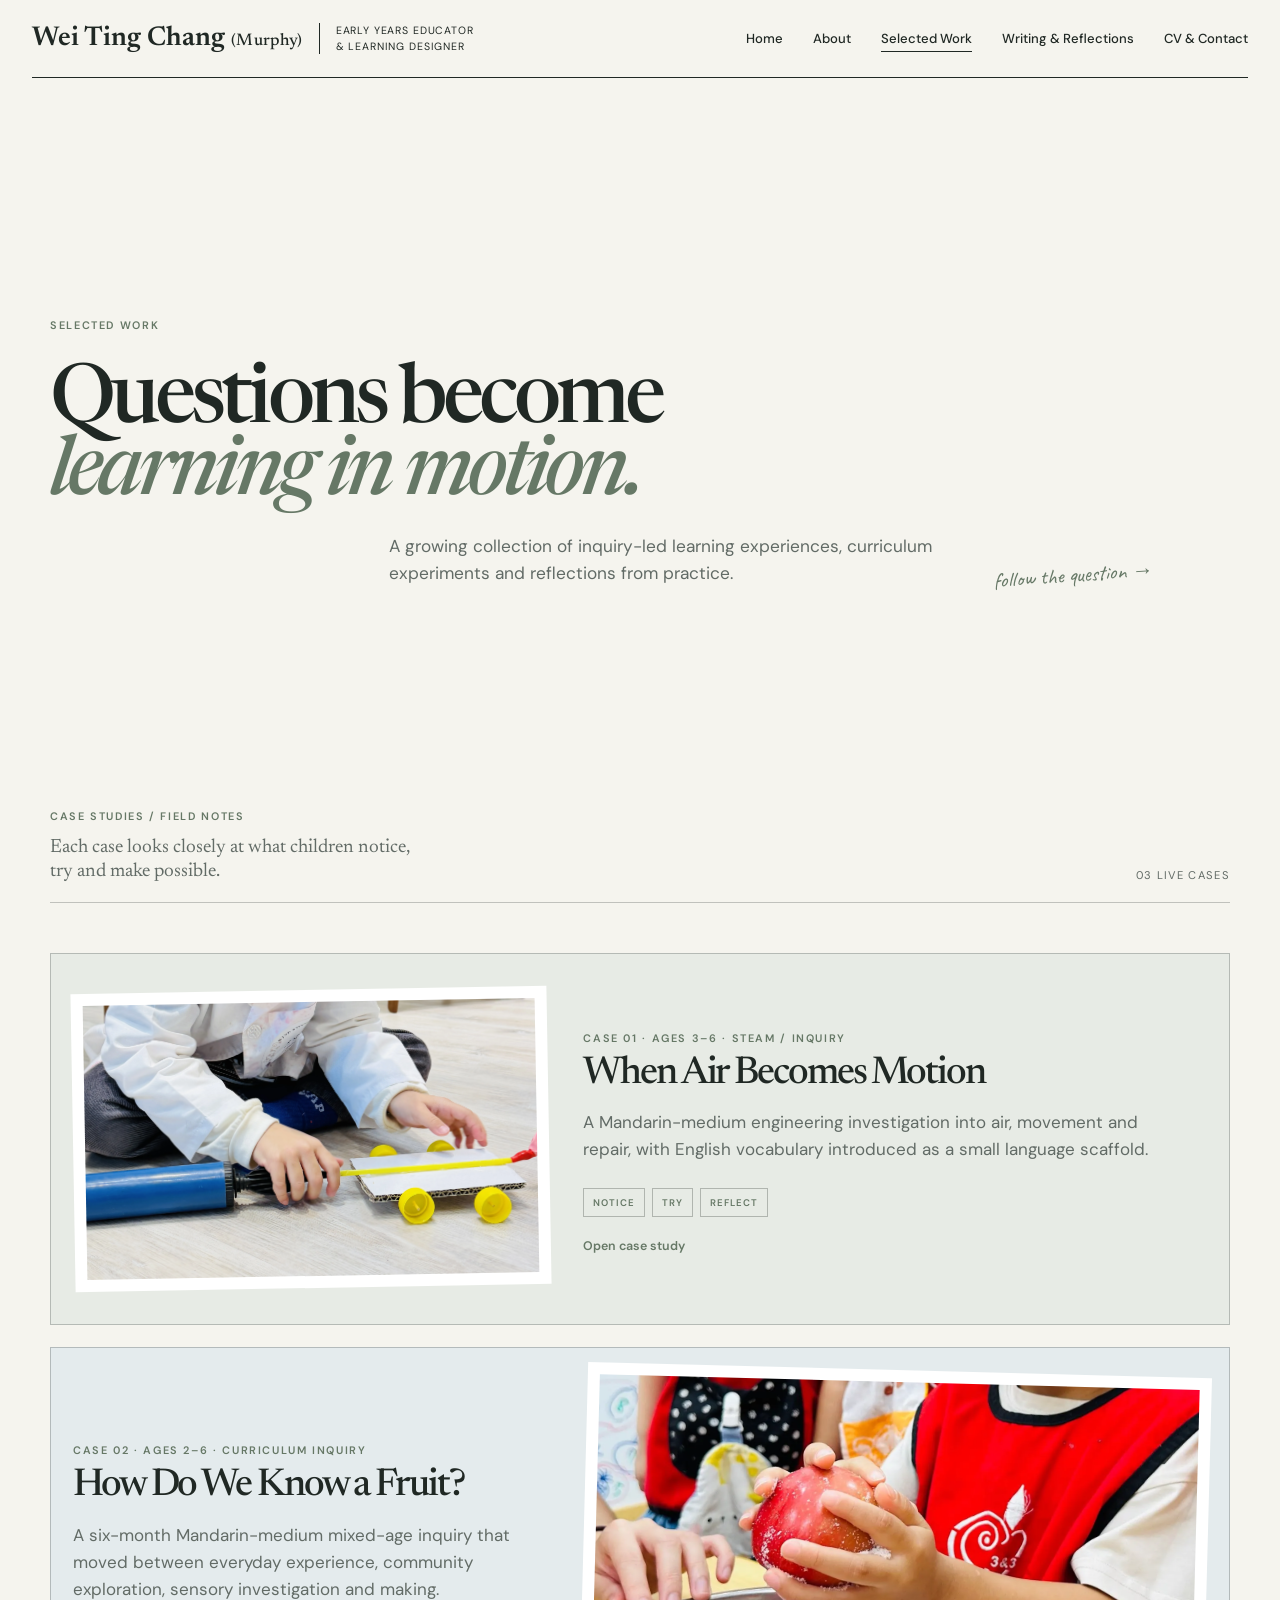
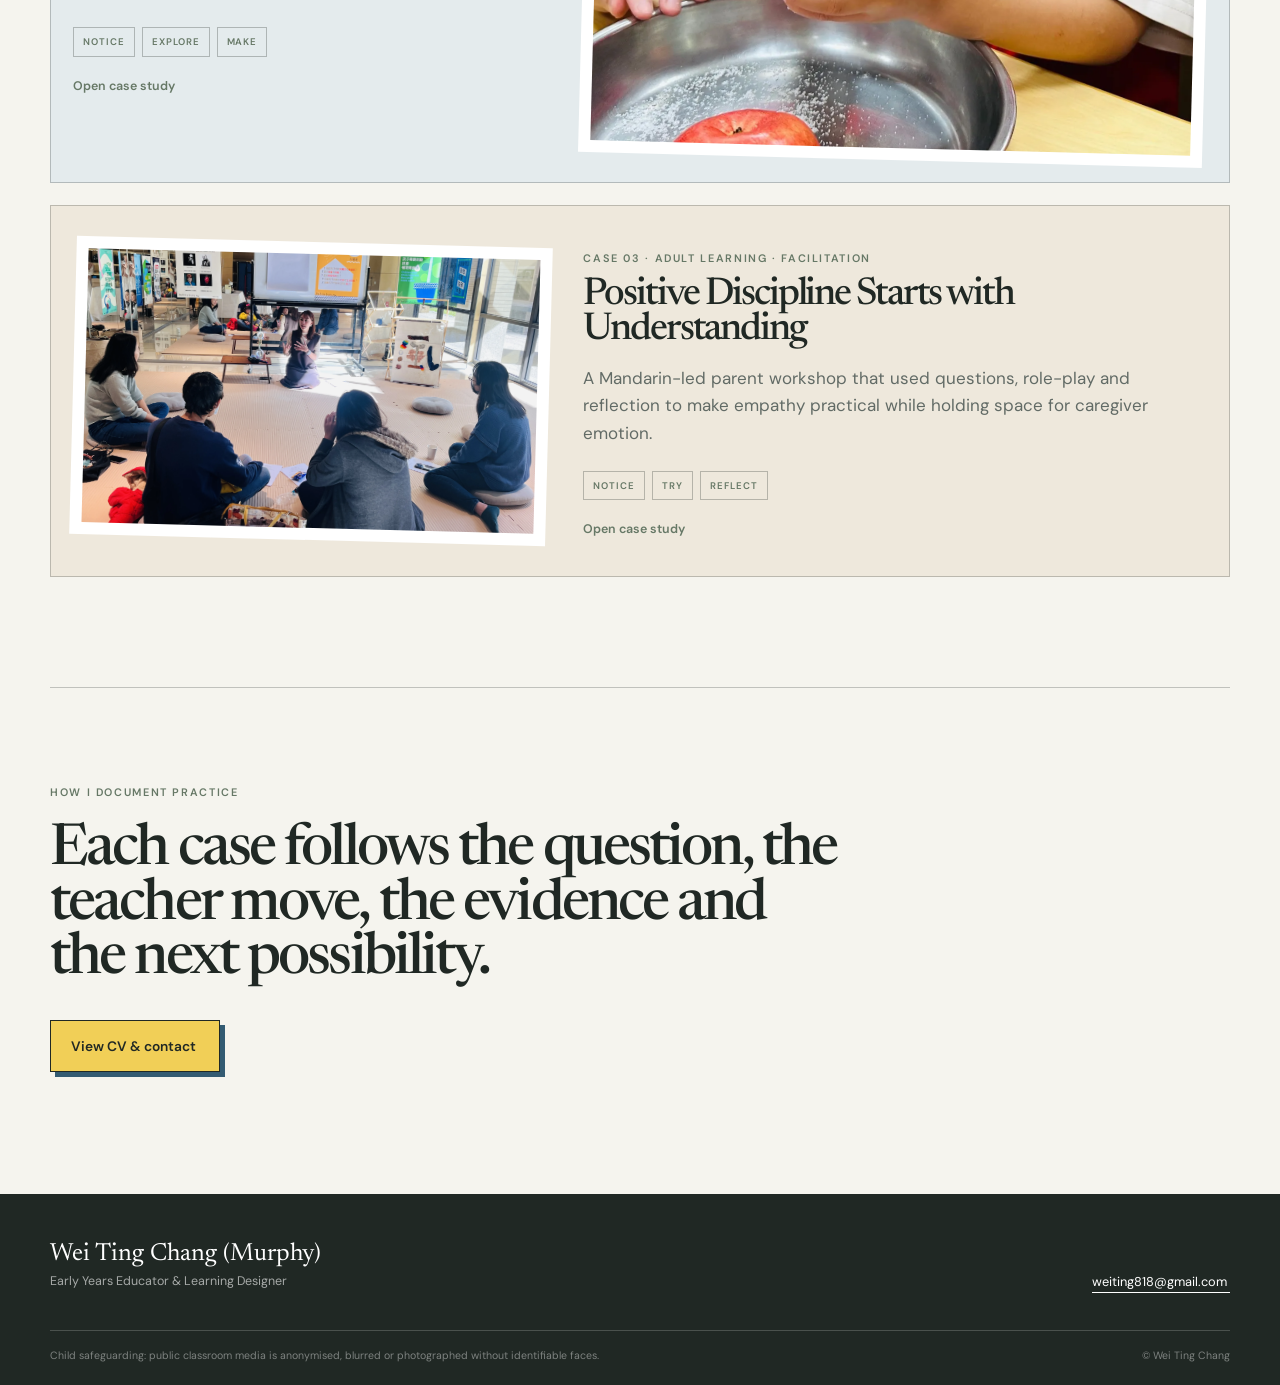
<file: work.html>
<!doctype html>
<html lang="en">
  <head>
    <meta charset="UTF-8" />
    <meta name="viewport" content="width=device-width, initial-scale=1.0" />
    <meta name="description" content="Selected learning design work by Wei Ting Chang (Murphy)." />
    <title>Selected Work | Wei Ting Chang (Murphy)</title>
    <link rel="preconnect" href="https://fonts.googleapis.com" /><link rel="preconnect" href="https://fonts.gstatic.com" crossorigin />
    <link href="https://fonts.googleapis.com/css2?family=Caveat:wght@500;600&amp;family=DM+Sans:wght@400;500;600&amp;family=Newsreader:opsz,wght@6..72,500;6..72,600&amp;display=swap" rel="stylesheet" />
    <link rel="stylesheet" href="work.css?v=20260925-16" /><link rel="stylesheet" href="work-index.css?v=20260925-8" /><link rel="stylesheet" href="sticky-nav.css?v=20260925-14" />
      <script src="mobile-nav.js?v=20260925-1" defer></script>
      <script src="writing.js?v=20260925-5" defer></script>
  </head>
  <body>
    <a class="skip-link" href="#main-content">Skip to main content</a>
    <header class="site-header"><a class="brand" href="index.html" aria-label="Wei Ting Chang, home"><span>Wei Ting Chang <i>(Murphy)</i></span><small>Early Years Educator<br />&amp; Learning Designer</small></a><nav class="desktop-nav" aria-label="Primary navigation"><a href="index.html">Home</a><a href="about.html">About</a><a href="work.html" aria-current="page">Selected Work</a><a href="writing.html">Writing &amp; Reflections</a><a href="cv-contact.html">CV &amp; Contact</a></nav><div class="mobile-nav"><button class="mobile-nav-toggle" type="button" aria-expanded="false" aria-controls="mobile-menu">Menu</button><button class="mobile-nav-overlay" type="button" aria-label="Close menu"></button><nav id="mobile-menu" aria-label="Mobile navigation" hidden><a href="index.html">Home</a><a href="about.html">About</a><a href="work.html" aria-current="page">Selected Work</a><a href="writing.html">Writing &amp; Reflections</a><a href="cv-contact.html">CV &amp; Contact</a></nav></div></header>
    <main id="main-content">
      <section class="work-hero page-shell" aria-labelledby="work-title">
        <p class="eyebrow">SELECTED WORK</p>
        <h1 id="work-title">Questions become<br /><em>learning in motion.</em></h1>
        <div class="work-hero__foot">
          <p class="hero-deck">A growing collection of inquiry-led learning experiences, curriculum experiments and reflections from practice.</p>
          <p class="hand-note" aria-hidden="true">follow the question →</p>
        </div>
      </section>
      <section class="work-index page-shell" aria-label="Selected work projects">
        <div class="work-index__intro">
          <div>
            <p class="section-label">CASE STUDIES / FIELD NOTES</p>
            <p class="work-index__intro-text">Each case looks closely at what children notice, try and make possible.</p>
          </div>
          <p class="work-index__count">03 live cases</p>
        </div>
        <div class="case-grid" aria-label="Live case studies">
        <a class="project-card project-card--featured" id="air-car" href="case-air-car.html">
          <div class="project-card__image"><img src="assets/images/case-air-car/case-cover.webp" alt="Hands testing a balloon-powered car with a pump; no face is visible." width="4281" height="2201" fetchpriority="high" decoding="async" /></div>
          <div class="project-card__copy">
            <p class="section-label">CASE 01 · AGES 3–6 · STEAM / INQUIRY</p>
            <h2>When Air Becomes Motion</h2>
            <p>A Mandarin-medium engineering investigation into air, movement and repair, with English vocabulary introduced as a small language scaffold.</p>
            <div class="project-card__signals" aria-label="Case study themes"><span>NOTICE</span><span>TRY</span><span>REFLECT</span></div>
            <span class="project-link">Open case study <span aria-hidden="true">↗</span></span>
          </div>
        </a>
          <a class="project-card project-card--featured project-card--ready project-card--reverse" href="case-fruit-inquiry.html"><div class="project-card__thumb"><img src="assets/images/fruit/hands-washing-fruit.webp" alt="Children washing an apple during a fruit inquiry." loading="lazy" decoding="async" /></div><div class="project-card__copy"><p class="section-label">CASE 02 · AGES 2–6 · CURRICULUM INQUIRY</p><h2>How Do We Know a Fruit?</h2><p>A six-month Mandarin-medium mixed-age inquiry that moved between everyday experience, community exploration, sensory investigation and making.</p><div class="project-card__signals" aria-label="Case study themes"><span>NOTICE</span><span>EXPLORE</span><span>MAKE</span></div><span class="project-link">Open case study <span aria-hidden="true">↗</span></span></div></a>
          <a class="project-card project-card--featured project-card--ready" id="positive-discipline" href="case-positive-discipline.html"><div class="project-card__thumb"><img src="assets/images/positive-discipline/workshop-overview.webp" alt="A parent workshop in progress with Murphy facilitating a small group." loading="lazy" decoding="async" /></div><div class="project-card__copy"><p class="section-label">CASE 03 · ADULT LEARNING · FACILITATION</p><h2>Positive Discipline Starts with Understanding</h2><p>A Mandarin-led parent workshop that used questions, role-play and reflection to make empathy practical while holding space for caregiver emotion.</p><div class="project-card__signals" aria-label="Case study themes"><span>NOTICE</span><span>TRY</span><span>REFLECT</span></div><span class="project-link">Open case study <span aria-hidden="true">↗</span></span></div></a>
        </div>
      </section>
      <section class="next-step page-shell" aria-labelledby="next-title"><p class="section-label">HOW I DOCUMENT PRACTICE</p><h2 id="next-title">Each case follows the question, the teacher move, the evidence and the next possibility.</h2><a class="paper-button" href="cv-contact.html">View CV &amp; contact <span aria-hidden="true">↗</span></a></section>
    </main>
    <footer class="site-footer"><div class="page-shell footer-row"><div><p class="footer-name">Wei Ting Chang <span>(Murphy)</span></p><p>Early Years Educator &amp; Learning Designer</p></div><a href="mailto:weiting818@gmail.com">weiting818@gmail.com <span aria-hidden="true">↗</span></a></div><div class="page-shell footer-meta"><p>Child safeguarding: public classroom media is anonymised, blurred or photographed without identifiable faces.</p><p>© Wei Ting Chang</p></div></footer>
  </body>
</html>
</file>
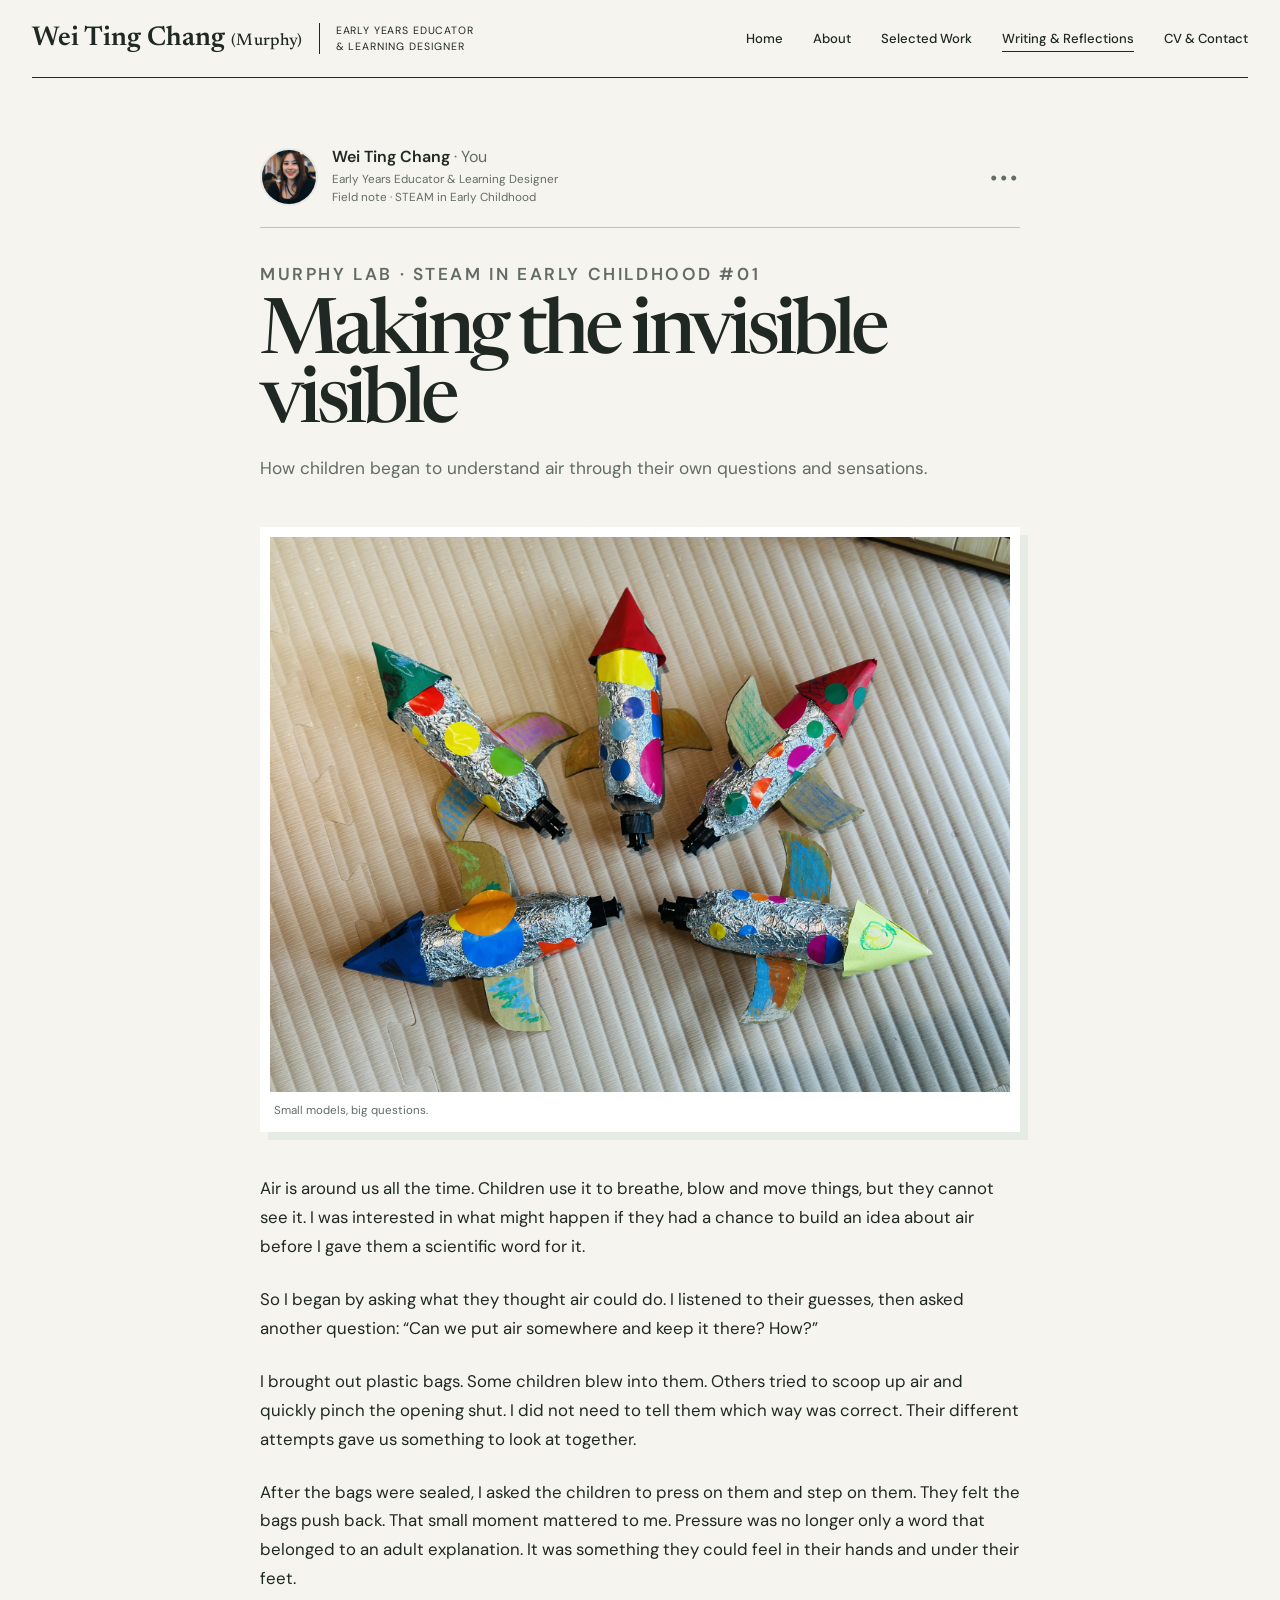
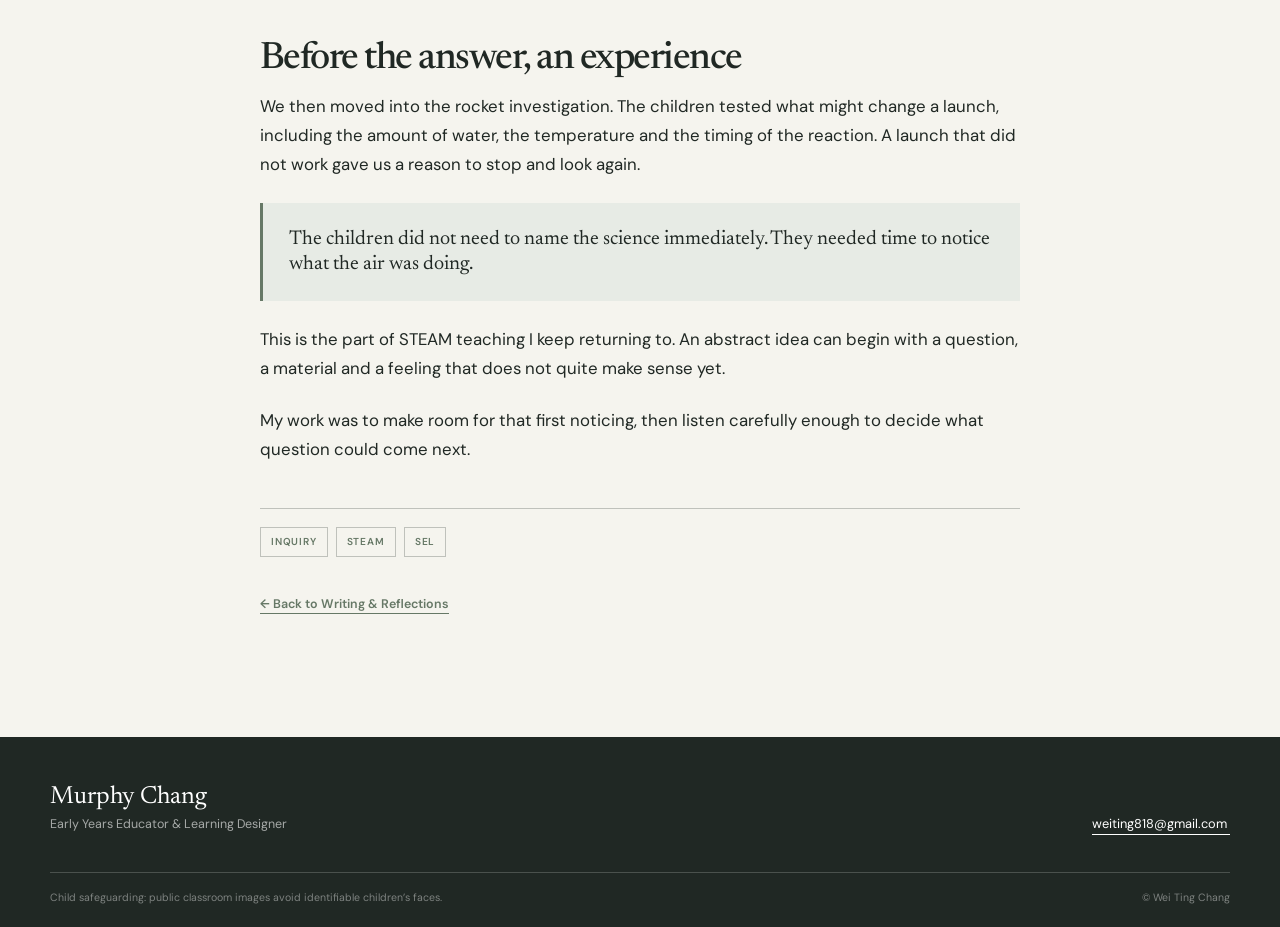
<file: writing-fizzy-rockets.html>
<!doctype html>
<html lang="en">
  <head>
    <meta charset="UTF-8" />
    <meta name="viewport" content="width=device-width, initial-scale=1.0" />
    <meta name="description" content="Writing and reflections by Wei Ting Chang (Murphy) on early years inquiry, STEAM and responsive teaching." />
    <meta name="theme-color" content="#f5f4ee" />
    <title>Making the Invisible Visible | Wei Ting Chang (Murphy)</title>
    <link rel="preconnect" href="https://fonts.googleapis.com" />
    <link rel="preconnect" href="https://fonts.gstatic.com" crossorigin />
    <link href="https://fonts.googleapis.com/css2?family=Caveat:wght@500;600&amp;family=DM+Sans:wght@400;500;600&amp;family=Newsreader:opsz,wght@6..72,500;6..72,600&amp;display=swap" rel="stylesheet" />
    <link rel="stylesheet" href="work.css?v=20260925-16" />
    <link rel="stylesheet" href="writing.css?v=20260925-10" />
    <link rel="stylesheet" href="sticky-nav.css?v=20260925-14" />
      <script src="mobile-nav.js?v=20260925-1" defer></script>
  </head>
  <body>
    <a class="skip-link" href="#main-content">Skip to main content</a>
    <header class="site-header">
      <a class="brand" href="index.html" aria-label="Wei Ting Chang, home"><span>Wei Ting Chang <i>(Murphy)</i></span><small>Early Years Educator<br />&amp; Learning Designer</small></a>
      <nav class="desktop-nav" aria-label="Primary navigation"><a href="index.html">Home</a><a href="about.html">About</a><a href="work.html">Selected Work</a><a href="writing.html" aria-current="page">Writing &amp; Reflections</a><a href="cv-contact.html">CV &amp; Contact</a></nav>
      <div class="mobile-nav"><button class="mobile-nav-toggle" type="button" aria-expanded="false" aria-controls="mobile-menu">Menu</button><button class="mobile-nav-overlay" type="button" aria-label="Close menu"></button><nav id="mobile-menu" aria-label="Mobile navigation" hidden><a href="index.html">Home</a><a href="about.html">About</a><a href="work.html">Selected Work</a><a href="writing.html" aria-current="page">Writing &amp; Reflections</a><a href="cv-contact.html">CV &amp; Contact</a></nav></div>
    </header>

    <main id="main-content">
      <article class="post-shell">
        <header class="post-header"><img class="post-avatar" src="assets/images/writing/murphy-avatar.webp" alt="Wei Ting Chang (Murphy)" /><div class="post-byline"><strong>Wei Ting Chang <span>· You</span></strong><p>Early Years Educator &amp; Learning Designer<br />Field note · STEAM in Early Childhood</p></div><span class="post-menu" aria-hidden="true">•••</span></header>
        <div class="post-heading"><p class="section-label">MURPHY LAB · STEAM IN EARLY CHILDHOOD #01</p><h1>Making the invisible visible</h1><p>How children began to understand air through their own questions and sensations.</p></div>
        <figure class="post-image"><img src="assets/images/writing/fizzy-rockets.webp" alt="Five decorated rocket models made by preschool children, photographed from above." fetchpriority="high" decoding="async" /><figcaption>Small models, big questions.</figcaption></figure>
        <div class="post-copy">
          <p>Air is around us all the time. Children use it to breathe, blow and move things, but they cannot see it. I was interested in what might happen if they had a chance to build an idea about air before I gave them a scientific word for it.</p>
          <p>So I began by asking what they thought air could do. I listened to their guesses, then asked another question: “Can we put air somewhere and keep it there? How?”</p>
          <p>I brought out plastic bags. Some children blew into them. Others tried to scoop up air and quickly pinch the opening shut. I did not need to tell them which way was correct. Their different attempts gave us something to look at together.</p>
          <p>After the bags were sealed, I asked the children to press on them and step on them. They felt the bags push back. That small moment mattered to me. Pressure was no longer only a word that belonged to an adult explanation. It was something they could feel in their hands and under their feet.</p>
          <h2>Before the answer, an experience</h2>
          <p>We then moved into the rocket investigation. The children tested what might change a launch, including the amount of water, the temperature and the timing of the reaction. A launch that did not work gave us a reason to stop and look again.</p>
          <p class="writing-callout">The children did not need to name the science immediately. They needed time to notice what the air was doing.</p>
          <p>This is the part of STEAM teaching I keep returning to. An abstract idea can begin with a question, a material and a feeling that does not quite make sense yet.</p>
          <p>My work was to make room for that first noticing, then listen carefully enough to decide what question could come next.</p>
        </div>
        <div class="post-footer" aria-label="Topics"><span>Inquiry</span><span>STEAM</span><span>SEL</span></div>
        <a class="post-back" href="writing.html">← Back to Writing &amp; Reflections</a>
      </article>
    </main>

    <footer class="site-footer">
      <div class="page-shell footer-row"><div><p class="footer-name">Murphy Chang</p><p>Early Years Educator &amp; Learning Designer</p></div><a href="mailto:weiting818@gmail.com">weiting818@gmail.com <span aria-hidden="true">↗</span></a></div>
      <div class="page-shell footer-meta"><p>Child safeguarding: public classroom images avoid identifiable children’s faces.</p><p>© Wei Ting Chang</p></div>
    </footer>
  </body>
</html>
</file>
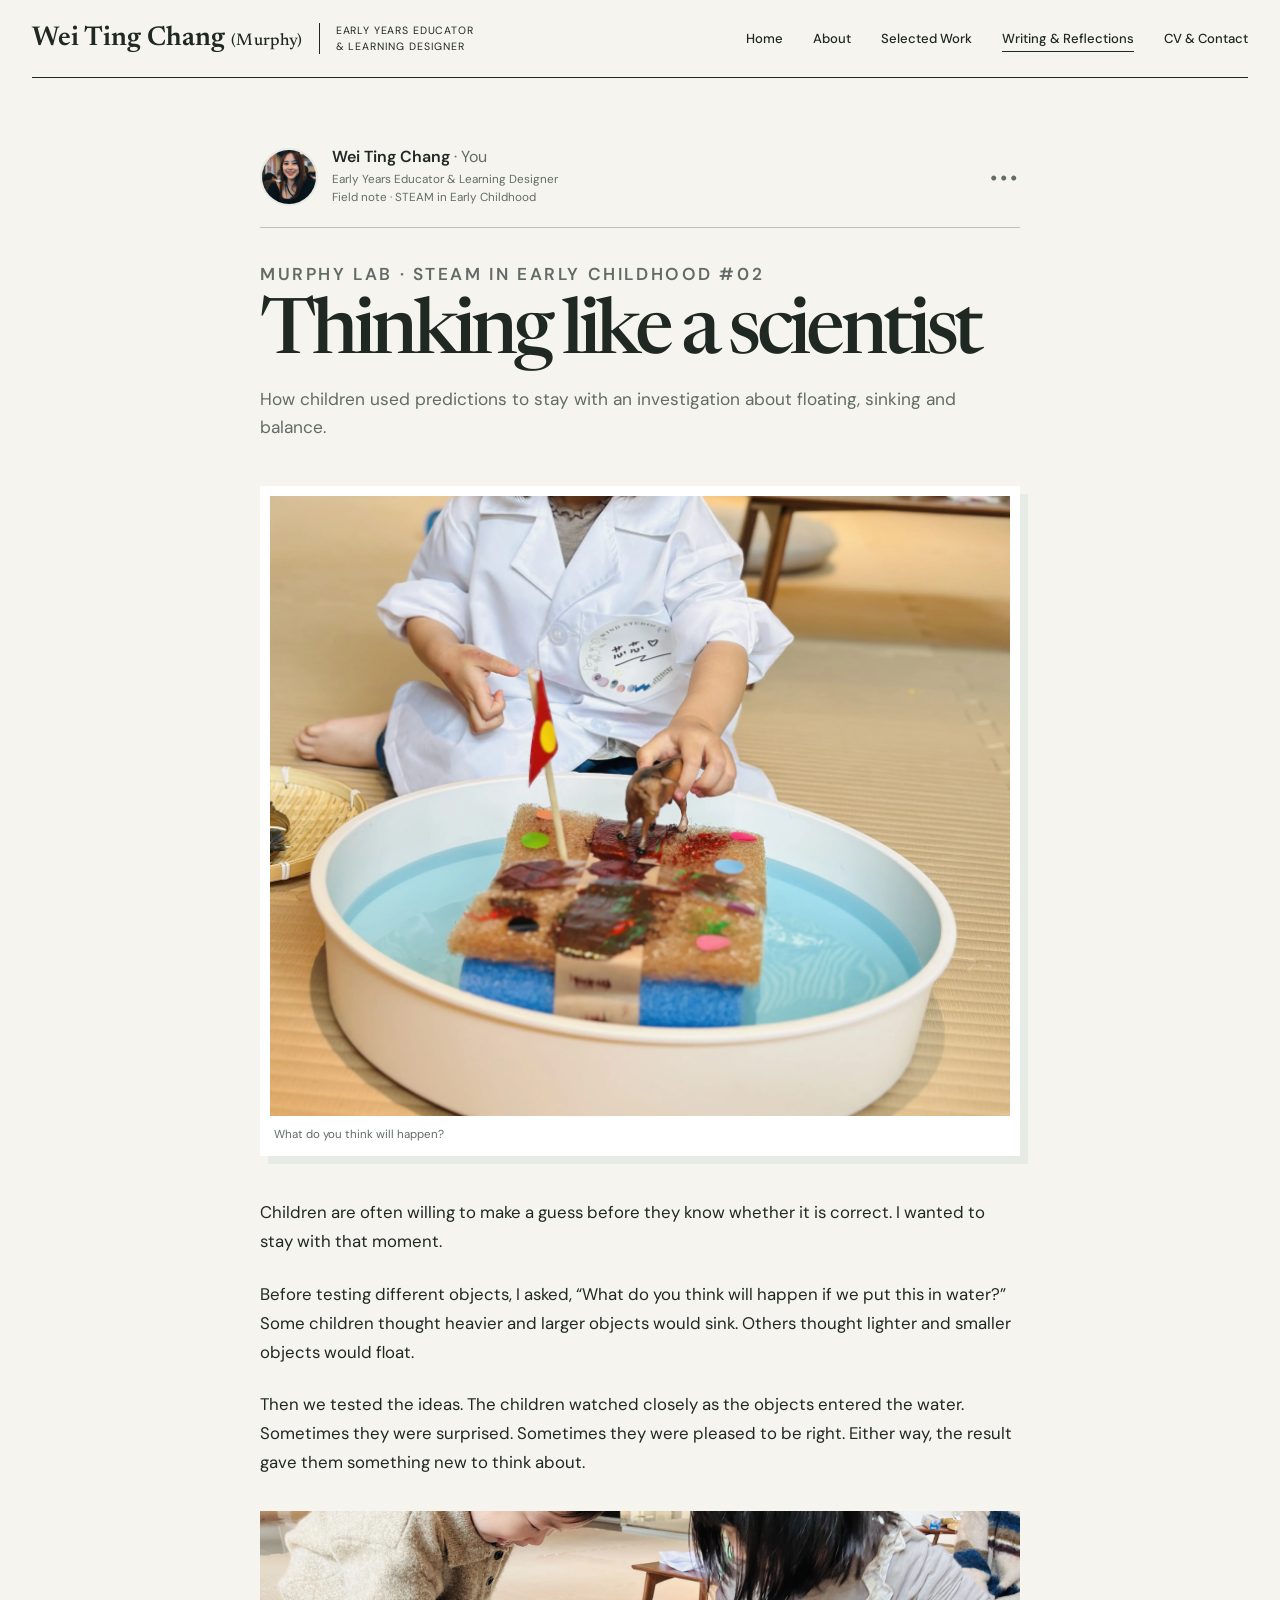
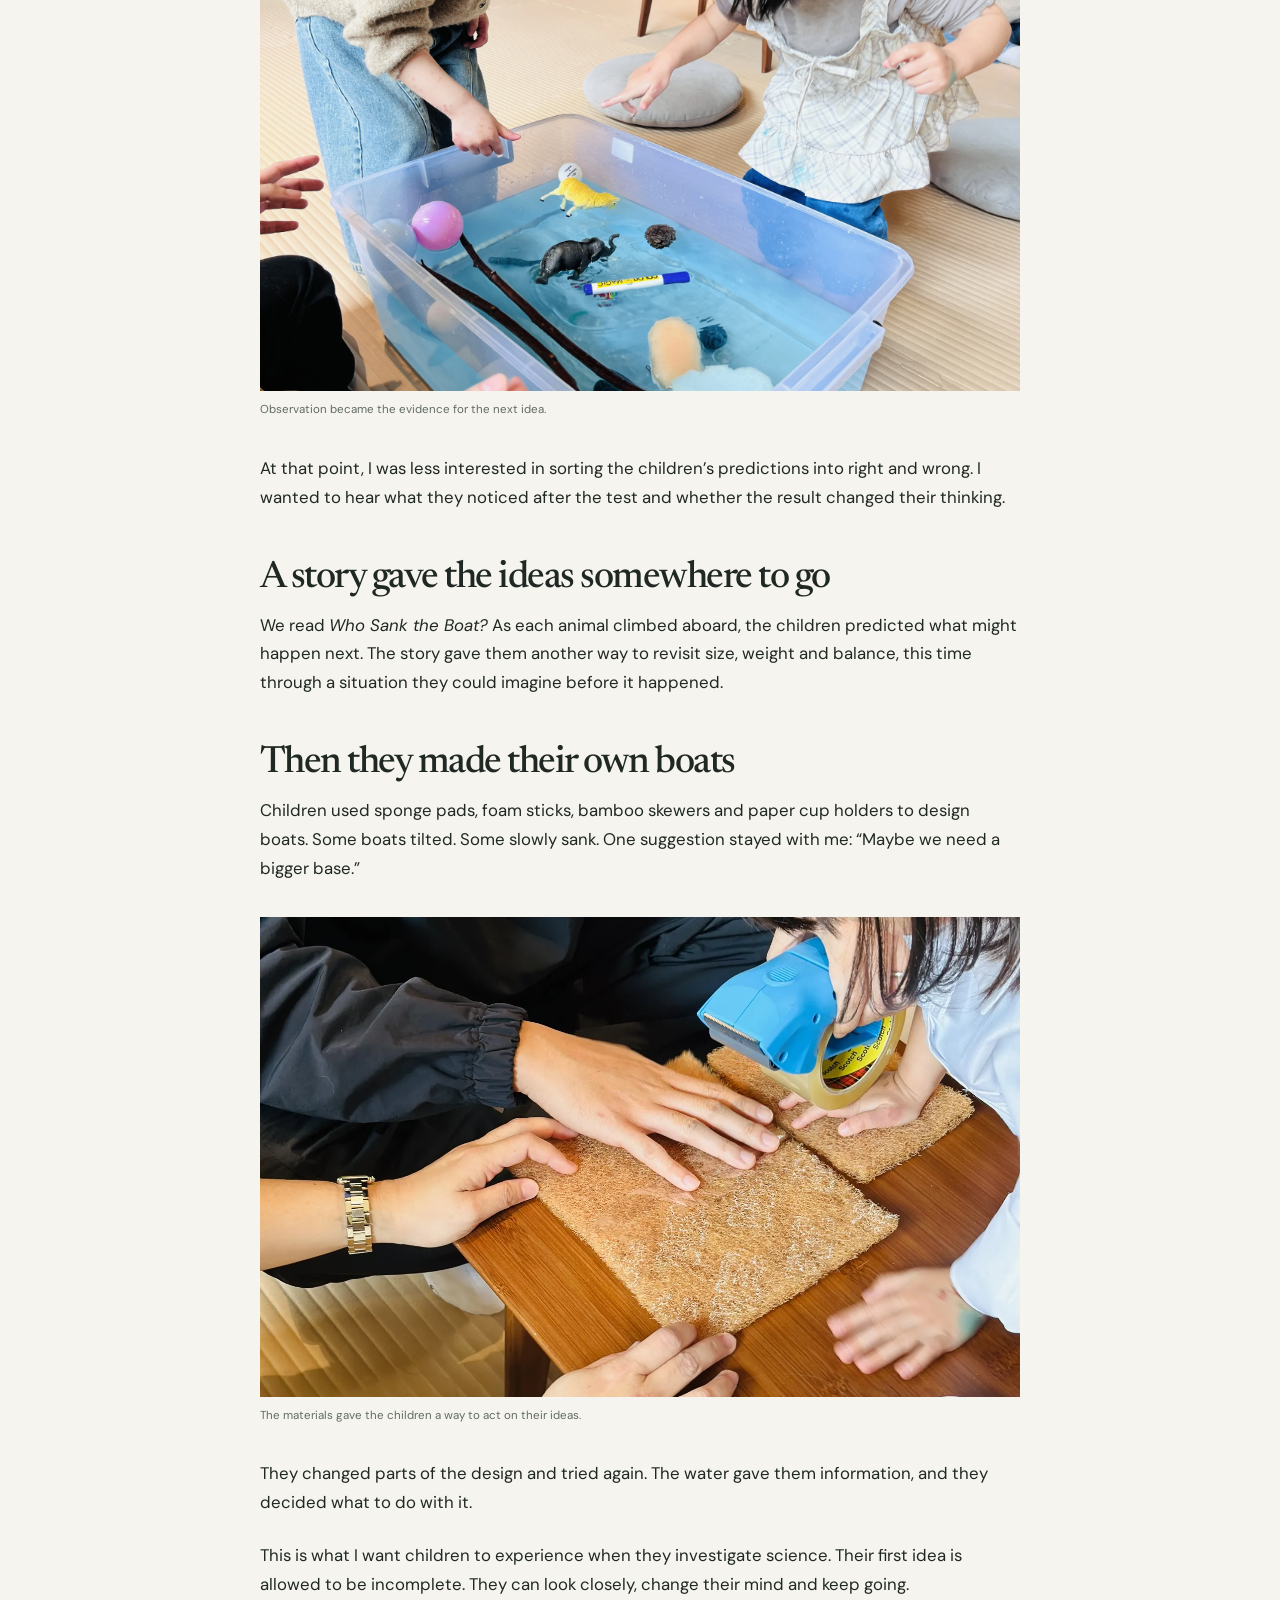
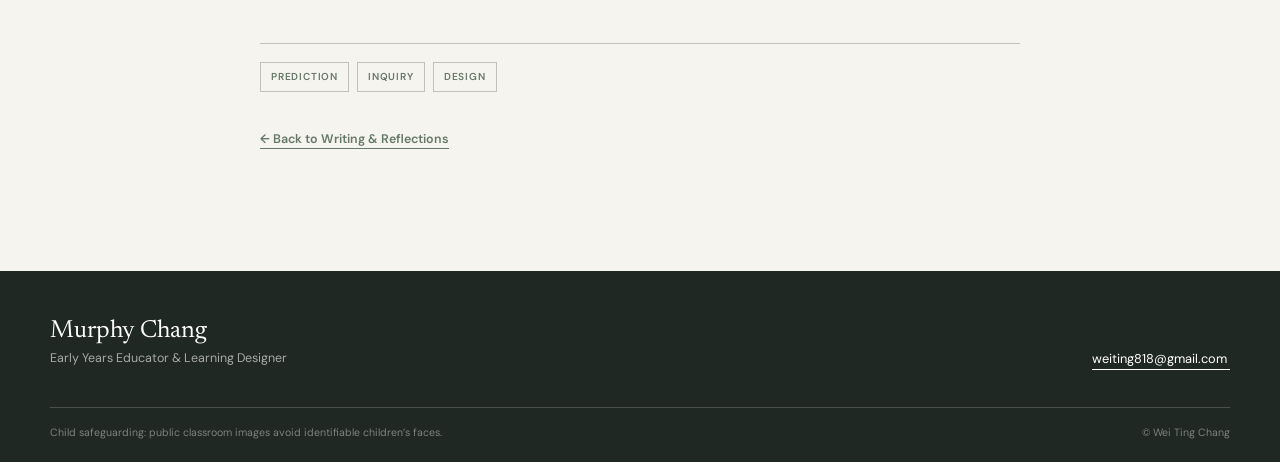
<file: writing-float-sink.html>
<!doctype html>
<html lang="en">
  <head>
    <meta charset="UTF-8" /><meta name="viewport" content="width=device-width, initial-scale=1.0" />
    <meta name="description" content="A reflection by Wei Ting Chang on helping preschoolers develop prediction through a float-and-sink investigation." />
    <title>Thinking Like a Scientist | Wei Ting Chang (Murphy)</title>
    <link rel="preconnect" href="https://fonts.googleapis.com" /><link rel="preconnect" href="https://fonts.gstatic.com" />
    <link href="https://fonts.googleapis.com/css2?family=Caveat:wght@500;600&amp;family=DM+Sans:wght@400;500;600&amp;family=Newsreader:opsz,wght@6..72,500;6..72,600&amp;display=swap" rel="stylesheet" />
    <link rel="stylesheet" href="work.css?v=20260925-16" /><link rel="stylesheet" href="writing.css?v=20260925-10" /><link rel="stylesheet" href="sticky-nav.css?v=20260925-14" />
      <script src="mobile-nav.js?v=20260925-1" defer></script>
  </head>
  <body>
    <a class="skip-link" href="#main-content">Skip to main content</a>
    <header class="site-header"><a class="brand" href="index.html" aria-label="Wei Ting Chang, home"><span>Wei Ting Chang <i>(Murphy)</i></span><small>Early Years Educator<br />&amp; Learning Designer</small></a><nav class="desktop-nav" aria-label="Primary navigation"><a href="index.html">Home</a><a href="about.html">About</a><a href="work.html">Selected Work</a><a href="writing.html" aria-current="page">Writing &amp; Reflections</a><a href="cv-contact.html">CV &amp; Contact</a></nav><div class="mobile-nav"><button class="mobile-nav-toggle" type="button" aria-expanded="false" aria-controls="mobile-menu">Menu</button><button class="mobile-nav-overlay" type="button" aria-label="Close menu"></button><nav id="mobile-menu" aria-label="Mobile navigation" hidden><a href="index.html">Home</a><a href="about.html">About</a><a href="work.html">Selected Work</a><a href="writing.html" aria-current="page">Writing &amp; Reflections</a><a href="cv-contact.html">CV &amp; Contact</a></nav></div></header>
    <main id="main-content">
      <article class="post-shell">
        <header class="post-header"><img class="post-avatar" src="assets/images/writing/murphy-avatar.webp" alt="Wei Ting Chang (Murphy)" /><div class="post-byline"><strong>Wei Ting Chang <span>· You</span></strong><p>Early Years Educator &amp; Learning Designer<br />Field note · STEAM in Early Childhood</p></div><span class="post-menu" aria-hidden="true">•••</span></header>
        <div class="post-heading"><p class="section-label">MURPHY LAB · STEAM IN EARLY CHILDHOOD #02</p><h1>Thinking like a scientist</h1><p>How children used predictions to stay with an investigation about floating, sinking and balance.</p></div>
        <figure class="post-image"><img src="assets/images/writing/float-sink-boat.webp" alt="A child testing a decorated boat carrying a small animal in a tray of water." fetchpriority="high" decoding="async" /><figcaption>What do you think will happen?</figcaption></figure>
        <div class="post-copy">
          <p>Children are often willing to make a guess before they know whether it is correct. I wanted to stay with that moment.</p>
          <p>Before testing different objects, I asked, “What do you think will happen if we put this in water?” Some children thought heavier and larger objects would sink. Others thought lighter and smaller objects would float.</p>
          <p>Then we tested the ideas. The children watched closely as the objects entered the water. Sometimes they were surprised. Sometimes they were pleased to be right. Either way, the result gave them something new to think about.</p>
          <figure class="post-inline-image"><img src="assets/images/writing/float-sink-test.webp" alt="Children observing objects in a tray of water." loading="lazy" decoding="async" /><figcaption>Observation became the evidence for the next idea.</figcaption></figure>
          <p>At that point, I was less interested in sorting the children’s predictions into right and wrong. I wanted to hear what they noticed after the test and whether the result changed their thinking.</p>
          <h2>A story gave the ideas somewhere to go</h2>
          <p>We read <em>Who Sank the Boat?</em> As each animal climbed aboard, the children predicted what might happen next. The story gave them another way to revisit size, weight and balance, this time through a situation they could imagine before it happened.</p>
          <h2>Then they made their own boats</h2>
          <p>Children used sponge pads, foam sticks, bamboo skewers and paper cup holders to design boats. Some boats tilted. Some slowly sank. One suggestion stayed with me: “Maybe we need a bigger base.”</p>
          <figure class="post-inline-image"><img src="assets/images/writing/float-sink-build.webp" alt="Children and an adult shaping materials for a boat design." loading="lazy" decoding="async" /><figcaption>The materials gave the children a way to act on their ideas.</figcaption></figure>
          <p>They changed parts of the design and tried again. The water gave them information, and they decided what to do with it.</p>
          <p>This is what I want children to experience when they investigate science. Their first idea is allowed to be incomplete. They can look closely, change their mind and keep going.</p>
        </div>
        <div class="post-footer" aria-label="Topics"><span>Prediction</span><span>Inquiry</span><span>Design</span></div>
        <a class="post-back" href="writing.html">← Back to Writing &amp; Reflections</a>
      </article>
    </main>
    <footer class="site-footer"><div class="page-shell footer-row"><div><p class="footer-name">Murphy Chang</p><p>Early Years Educator &amp; Learning Designer</p></div><a href="mailto:weiting818@gmail.com">weiting818@gmail.com <span aria-hidden="true">↗</span></a></div><div class="page-shell footer-meta"><p>Child safeguarding: public classroom images avoid identifiable children’s faces.</p><p>© Wei Ting Chang</p></div></footer>
    <script src="writing.js?v=20260924-4" defer></script>
  </body>
</html>
</file>
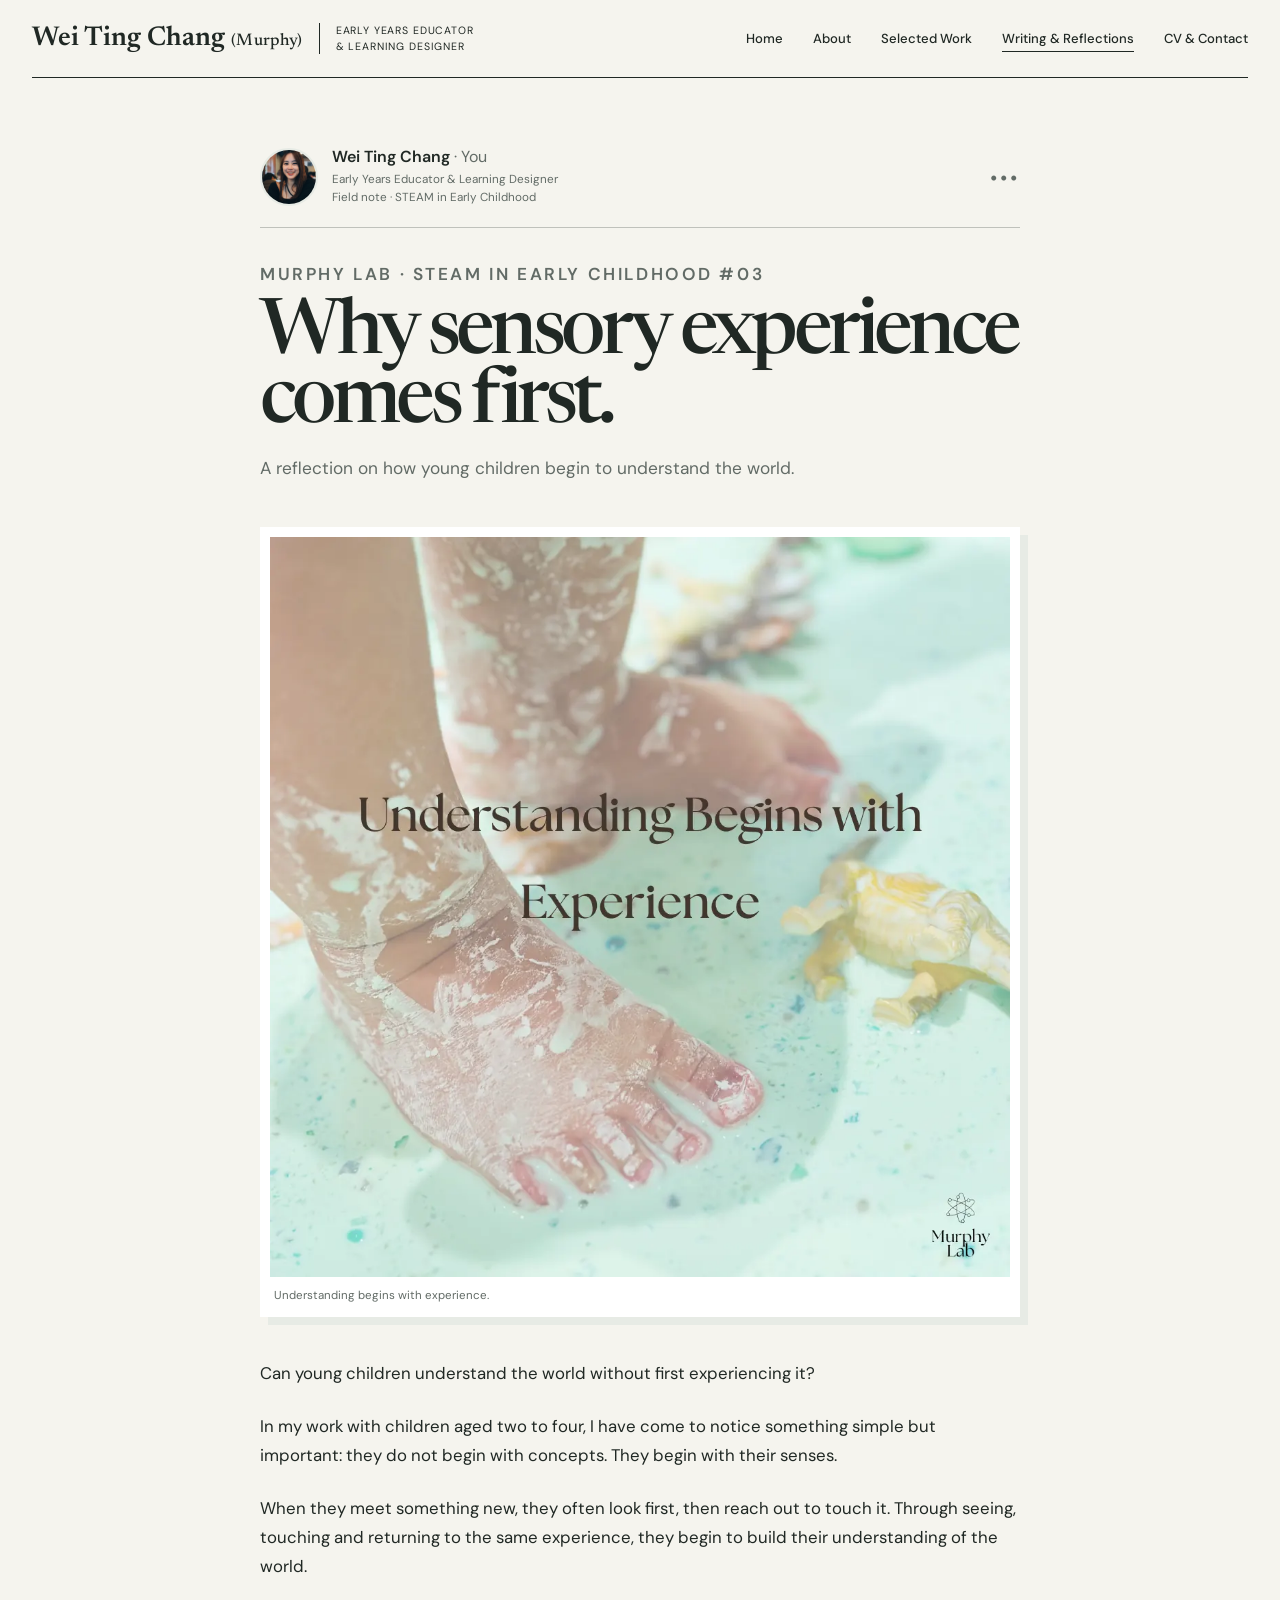
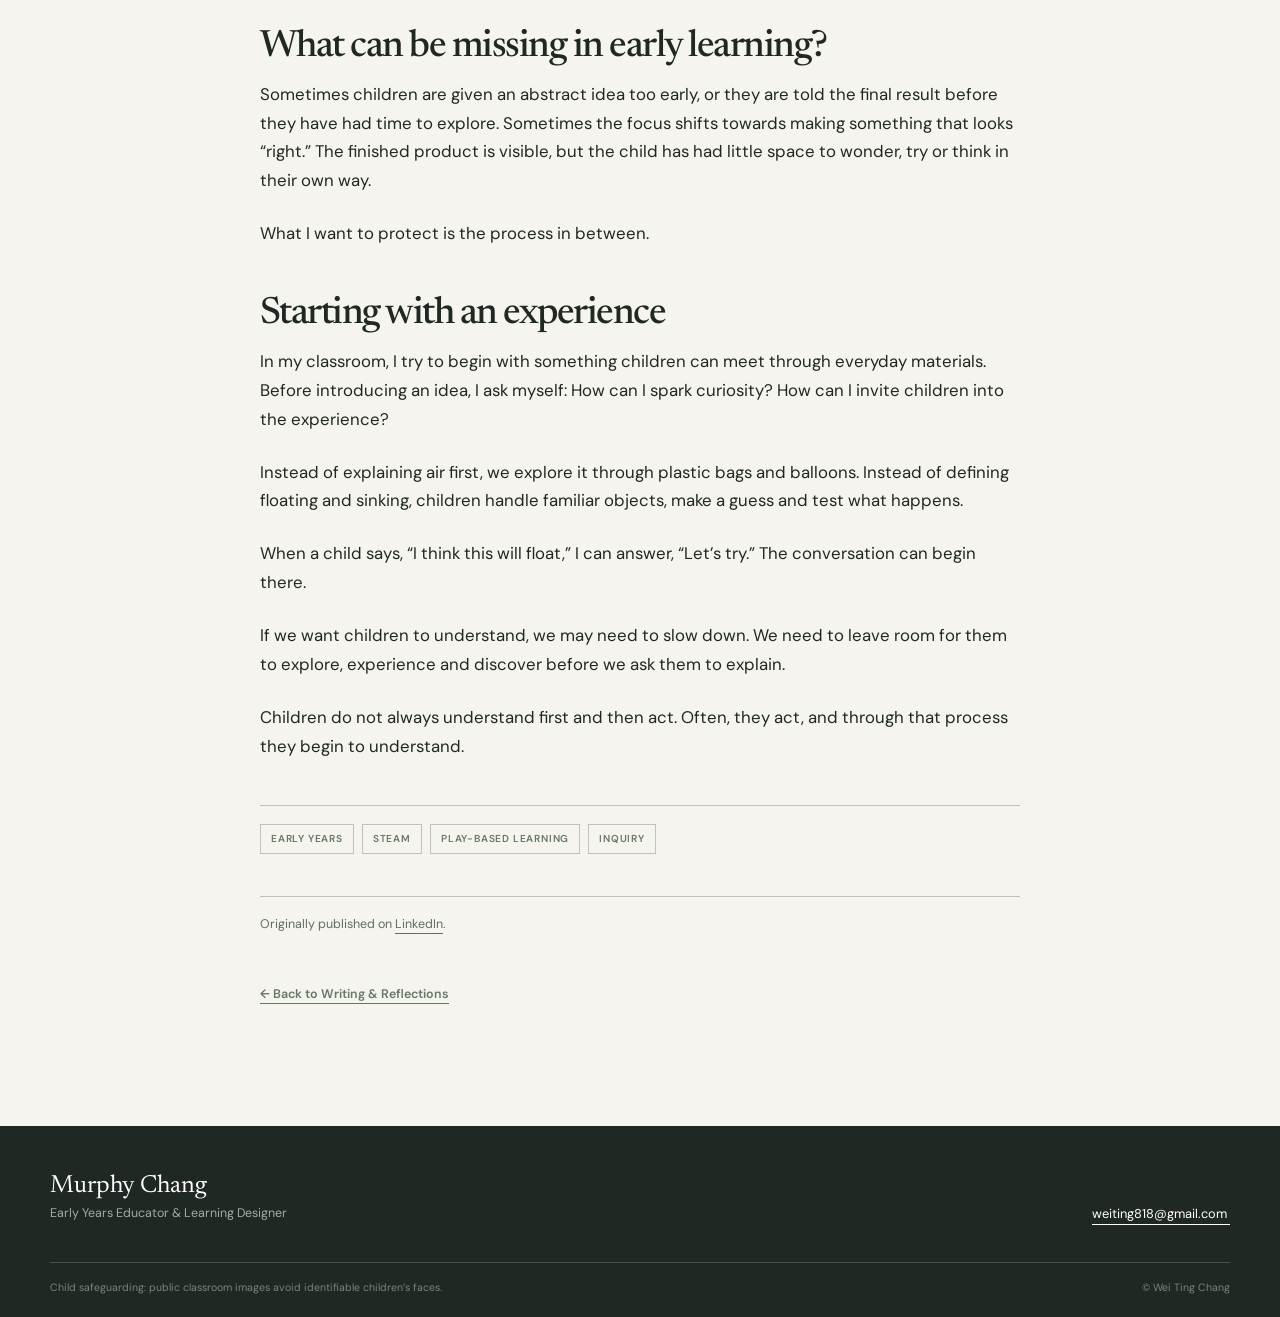
<file: writing-sensory-first.html>
<!doctype html>
<html lang="en">
  <head>
    <meta charset="UTF-8" /><meta name="viewport" content="width=device-width, initial-scale=1.0" />
    <meta name="description" content="A reflection by Wei Ting Chang on sensory experience, inquiry and early years STEAM." />
    <title>Why Sensory Experience Comes First | Wei Ting Chang (Murphy)</title>
    <link rel="preconnect" href="https://fonts.googleapis.com" /><link rel="preconnect" href="https://fonts.gstatic.com" />
    <link href="https://fonts.googleapis.com/css2?family=Caveat:wght@500;600&amp;family=DM+Sans:wght@400;500;600&amp;family=Newsreader:opsz,wght@6..72,500;6..72,600&amp;display=swap" rel="stylesheet" />
    <link rel="stylesheet" href="work.css?v=20260925-16" /><link rel="stylesheet" href="writing.css?v=20260925-10" /><link rel="stylesheet" href="sticky-nav.css?v=20260925-14" />
      <script src="mobile-nav.js?v=20260925-1" defer></script>
  </head>
  <body>
    <a class="skip-link" href="#main-content">Skip to main content</a>
    <header class="site-header"><a class="brand" href="index.html" aria-label="Wei Ting Chang, home"><span>Wei Ting Chang <i>(Murphy)</i></span><small>Early Years Educator<br />&amp; Learning Designer</small></a><nav class="desktop-nav" aria-label="Primary navigation"><a href="index.html">Home</a><a href="about.html">About</a><a href="work.html">Selected Work</a><a href="writing.html" aria-current="page">Writing &amp; Reflections</a><a href="cv-contact.html">CV &amp; Contact</a></nav><div class="mobile-nav"><button class="mobile-nav-toggle" type="button" aria-expanded="false" aria-controls="mobile-menu">Menu</button><button class="mobile-nav-overlay" type="button" aria-label="Close menu"></button><nav id="mobile-menu" aria-label="Mobile navigation" hidden><a href="index.html">Home</a><a href="about.html">About</a><a href="work.html">Selected Work</a><a href="writing.html" aria-current="page">Writing &amp; Reflections</a><a href="cv-contact.html">CV &amp; Contact</a></nav></div></header>
    <main id="main-content">
      <article class="post-shell">
        <header class="post-header"><img class="post-avatar" src="assets/images/writing/murphy-avatar.webp" alt="Wei Ting Chang (Murphy)" /><div class="post-byline"><strong>Wei Ting Chang <span>· You</span></strong><p>Early Years Educator &amp; Learning Designer<br />Field note · STEAM in Early Childhood</p></div><span class="post-menu" aria-hidden="true">•••</span></header>
        <div class="post-heading"><p class="section-label">MURPHY LAB · STEAM IN EARLY CHILDHOOD #03</p><h1>Why sensory experience comes first.</h1><p>A reflection on how young children begin to understand the world.</p></div>
        <figure class="post-image post-image--portrait"><img src="assets/images/writing/sensory-first.webp" alt="A child exploring a sensory tray with painted feet and a small toy animal." fetchpriority="high" decoding="async" /><figcaption>Understanding begins with experience.</figcaption></figure>
        <div class="post-copy">
          <p>Can young children understand the world without first experiencing it?</p>
          <p>In my work with children aged two to four, I have come to notice something simple but important: they do not begin with concepts. They begin with their senses.</p>
          <p>When they meet something new, they often look first, then reach out to touch it. Through seeing, touching and returning to the same experience, they begin to build their understanding of the world.</p>
          <h2>What can be missing in early learning?</h2>
          <p>Sometimes children are given an abstract idea too early, or they are told the final result before they have had time to explore. Sometimes the focus shifts towards making something that looks “right.” The finished product is visible, but the child has had little space to wonder, try or think in their own way.</p>
          <p>What I want to protect is the process in between.</p>
          <h2>Starting with an experience</h2>
          <p>In my classroom, I try to begin with something children can meet through everyday materials. Before introducing an idea, I ask myself: How can I spark curiosity? How can I invite children into the experience?</p>
          <p>Instead of explaining air first, we explore it through plastic bags and balloons. Instead of defining floating and sinking, children handle familiar objects, make a guess and test what happens.</p>
          <p>When a child says, “I think this will float,” I can answer, “Let’s try.” The conversation can begin there.</p>
          <p>If we want children to understand, we may need to slow down. We need to leave room for them to explore, experience and discover before we ask them to explain.</p>
          <p>Children do not always understand first and then act. Often, they act, and through that process they begin to understand.</p>
        </div>
        <div class="post-footer" aria-label="Topics"><span>Early Years</span><span>STEAM</span><span>Play-based learning</span><span>Inquiry</span></div>
        <p class="writing-source">Originally published on <a href="https://www.linkedin.com/in/wei-ting-chang-b0570837a" target="_blank" rel="noreferrer">LinkedIn</a>.</p>
        <a class="post-back" href="writing.html">← Back to Writing &amp; Reflections</a>
      </article>
    </main>
    <footer class="site-footer"><div class="page-shell footer-row"><div><p class="footer-name">Murphy Chang</p><p>Early Years Educator &amp; Learning Designer</p></div><a href="mailto:weiting818@gmail.com">weiting818@gmail.com <span aria-hidden="true">↗</span></a></div><div class="page-shell footer-meta"><p>Child safeguarding: public classroom images avoid identifiable children’s faces.</p><p>© Wei Ting Chang</p></div></footer>
  </body>
</html>
</file>
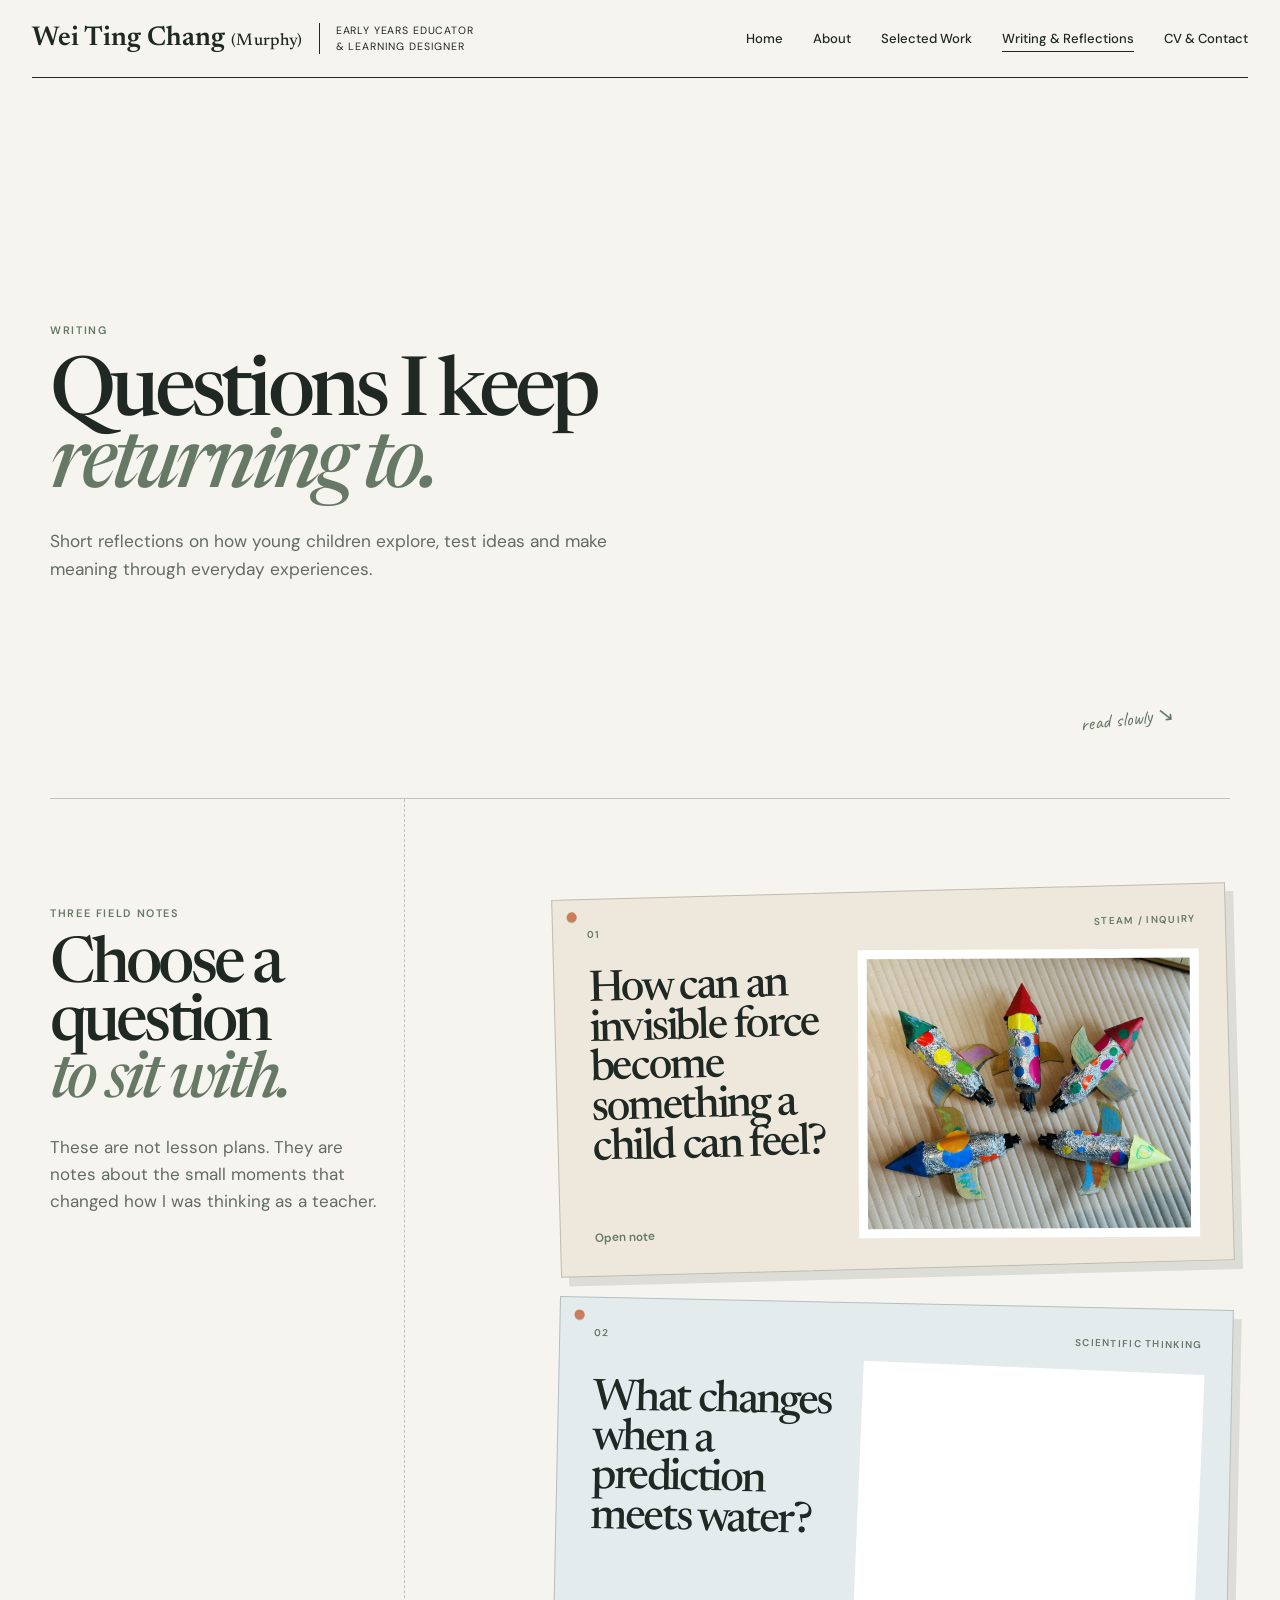
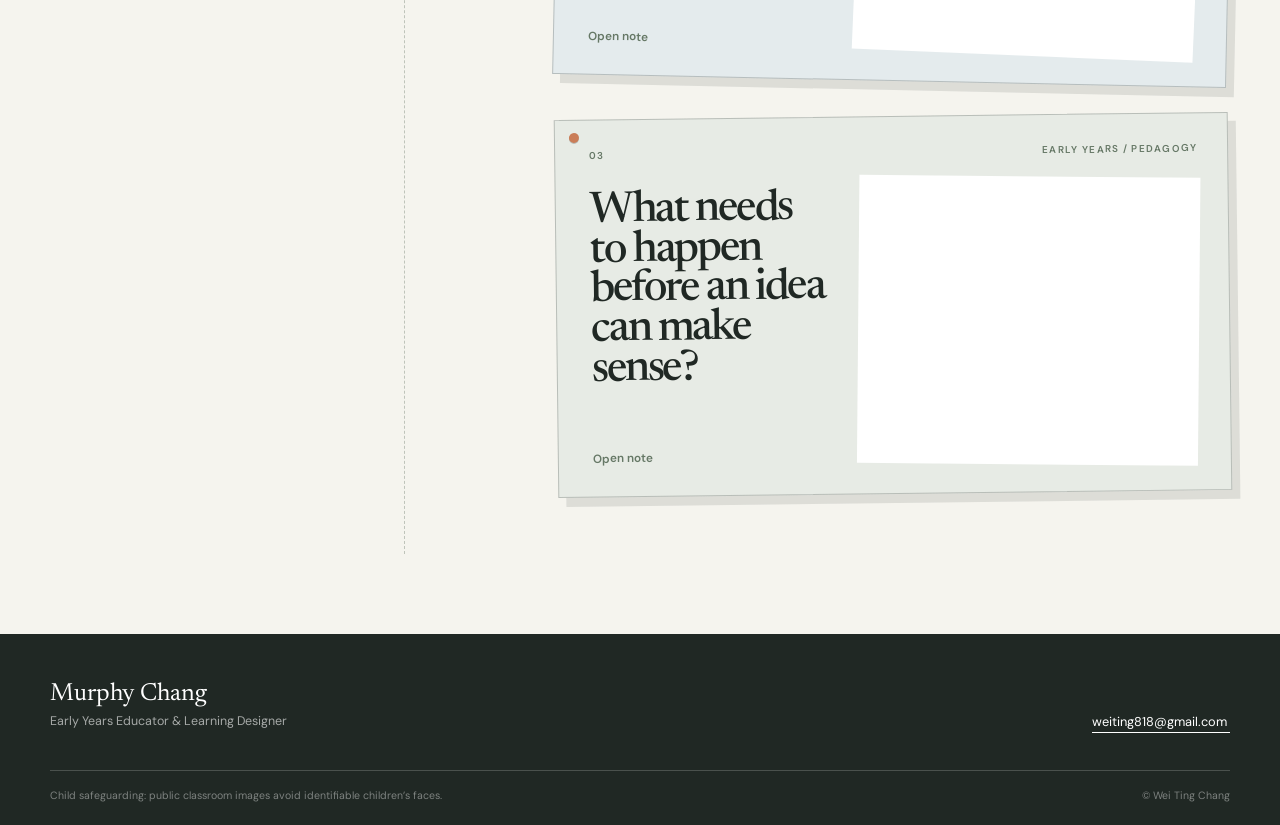
<file: writing.html>
<!doctype html>
<html lang="en">
  <head>
    <meta charset="UTF-8" /><meta name="viewport" content="width=device-width, initial-scale=1.0" />
    <meta name="description" content="Writing and reflections by Wei Ting Chang (Murphy) on early years inquiry, STEAM and responsive teaching." />
    <meta name="theme-color" content="#f5f4ee" />
    <title>Writing &amp; Reflections | Wei Ting Chang (Murphy)</title>
    <link rel="preconnect" href="https://fonts.googleapis.com" /><link rel="preconnect" href="https://fonts.gstatic.com" />
    <link href="https://fonts.googleapis.com/css2?family=Caveat:wght@500;600&amp;family=DM+Sans:wght@400;500;600&amp;family=Newsreader:opsz,wght@6..72,500;6..72,600&amp;display=swap" rel="stylesheet" />
    <link rel="stylesheet" href="work.css?v=20261013-1" /><link rel="stylesheet" href="writing.css?v=20261013-1" /><link rel="stylesheet" href="sticky-nav.css?v=20260925-14" />
      <script src="mobile-nav.js?v=20260925-1" defer></script>
  </head>
  <body>
    <a class="skip-link" href="#main-content">Skip to main content</a>
    <header class="site-header"><a class="brand" href="index.html" aria-label="Wei Ting Chang, home"><span>Wei Ting Chang <i>(Murphy)</i></span><small>Early Years Educator<br />&amp; Learning Designer</small></a><nav class="desktop-nav" aria-label="Primary navigation"><a href="index.html">Home</a><a href="about.html">About</a><a href="work.html">Selected Work</a><a href="writing.html" aria-current="page">Writing &amp; Reflections</a><a href="cv-contact.html">CV &amp; Contact</a></nav><div class="mobile-nav"><button class="mobile-nav-toggle" type="button" aria-expanded="false" aria-controls="mobile-menu">Menu</button><button class="mobile-nav-overlay" type="button" aria-label="Close menu"></button><nav id="mobile-menu" aria-label="Mobile navigation" hidden><a href="index.html">Home</a><a href="about.html">About</a><a href="work.html">Selected Work</a><a href="writing.html" aria-current="page">Writing &amp; Reflections</a><a href="cv-contact.html">CV &amp; Contact</a></nav></div></header>
    <main id="main-content">
      <section class="notebook-hero page-shell" aria-labelledby="writing-title"><div><p class="eyebrow">WRITING</p><h1 id="writing-title"><span class="question-word">Questions</span> I keep <em><span class="question-word">returning</span> to.</em></h1><p>Short reflections on how young children explore, test ideas and make meaning through everyday experiences.</p></div><div class="notebook-hero__scribble" aria-hidden="true">read slowly ↘</div></section>
      <section class="notebook-index page-shell" aria-labelledby="notebook-heading"><div class="notebook-spine" aria-hidden="true"></div><div class="notebook-intro"><p class="section-label">THREE FIELD NOTES</p><h2 id="notebook-heading">Choose a question<br /><em>to sit with.</em></h2><p>These are not lesson plans. They are notes about the small moments that changed how I was thinking as a teacher.</p></div>
        <div class="note-stack">
          <a class="note-card note-card--air" href="writing-fizzy-rockets.html"><span class="note-pin" aria-hidden="true"></span><div class="note-card__meta"><span>01</span><span>STEAM / INQUIRY</span></div><h3>How can an invisible force become something a child can feel?</h3><div class="note-card__image"><img src="assets/images/writing/fizzy-rockets.webp" alt="Five decorated rocket models made by preschool children, photographed from above." loading="lazy" decoding="async" /></div><span class="note-card__link">Open note <span aria-hidden="true">↗</span></span></a>
          <a class="note-card note-card--float" href="writing-float-sink.html"><span class="note-pin" aria-hidden="true"></span><div class="note-card__meta"><span>02</span><span>SCIENTIFIC THINKING</span></div><h3>What changes when a prediction meets water?</h3><div class="note-card__image"><img src="assets/images/writing/float-sink-boat.webp" alt="A child testing a decorated boat carrying a small animal in a tray of water." loading="lazy" decoding="async" /></div><span class="note-card__link">Open note <span aria-hidden="true">↗</span></span></a>
          <a class="note-card note-card--sense" href="writing-sensory-first.html"><span class="note-pin" aria-hidden="true"></span><div class="note-card__meta"><span>03</span><span>EARLY YEARS / PEDAGOGY</span></div><h3>What needs to happen before an idea can make sense?</h3><div class="note-card__image"><img src="assets/images/writing/sensory-first.webp" alt="A child exploring a sensory tray with painted feet and a small toy animal." loading="lazy" decoding="async" /></div><span class="note-card__link">Open note <span aria-hidden="true">↗</span></span></a>
        </div>
      </section>
    </main>
    <footer class="site-footer"><div class="page-shell footer-row"><div><p class="footer-name">Murphy Chang</p><p>Early Years Educator &amp; Learning Designer</p></div><a href="mailto:weiting818@gmail.com">weiting818@gmail.com <span aria-hidden="true">↗</span></a></div><div class="page-shell footer-meta"><p>Child safeguarding: public classroom images avoid identifiable children’s faces.</p><p>© Wei Ting Chang</p></div></footer>
    <script src="writing.js?v=20260924-4" defer></script>
  </body>
</html>
</file>
<file: home.css>
:root {
  --paper: #f5f4ee;
  --ink: #202824;
  --muted: #626b66;
  --moss: #667866;
  --field: #e7ebe5;
  --line: rgba(32, 40, 36, 0.25);
  --serif: "Newsreader", Georgia, serif;
  --sans: "DM Sans", Arial, sans-serif;
  --hand: "Caveat", "Segoe Print", cursive;
  --ease: cubic-bezier(0.16, 1, 0.3, 1);
}
/* Keep external-link arrows consistent across browsers and platforms. */
span[aria-hidden="true"]:only-child{display:inline-block;width:.82em;height:.82em;margin-inline-start:.16em;vertical-align:-.06em;font-size:0;background:currentColor;-webkit-mask:url("data:image/svg+xml,%3Csvg xmlns='http://www.w3.org/2000/svg' viewBox='0 0 24 24'%3E%3Cpath d='M5 19 19 5M9 5h10v10' fill='none' stroke='black' stroke-width='2.2' stroke-linecap='round' stroke-linejoin='round'/%3E%3C/svg%3E") center/contain no-repeat;mask:url("data:image/svg+xml,%3Csvg xmlns='http://www.w3.org/2000/svg' viewBox='0 0 24 24'%3E%3Cpath d='M5 19 19 5M9 5h10v10' fill='none' stroke='black' stroke-width='2.2' stroke-linecap='round' stroke-linejoin='round'/%3E%3C/svg%3E") center/contain no-repeat}
.download-arrow{display:inline!important;width:auto!important;height:auto!important;margin-inline-start:.2em!important;vertical-align:baseline!important;font-size:inherit!important;background:none!important;-webkit-mask:none!important;mask:none!important}

* { box-sizing: border-box; }
html { scroll-behavior: smooth; }
body { margin: 0; overflow-x: hidden; background: var(--paper); color: var(--ink); font-family: var(--sans); font-size: 17px; line-height: 1.6; text-rendering: optimizeLegibility; }
img { display: block; width: 100%; }
a { color: inherit; }
p, h1, h2, figure { margin-top: 0; }
.shell { width: min(1240px, calc(100% - 64px)); margin-inline: auto; }
.sr-only { position: absolute; width: 1px; height: 1px; padding: 0; margin: -1px; overflow: hidden; clip: rect(0,0,0,0); white-space: nowrap; border: 0; }
.skip-link { position: fixed; z-index: 100; top: 12px; left: 16px; padding: 10px 14px; background: var(--ink); color: white; transform: translateY(-150%); }
.skip-link:focus { transform: none; }
a:focus-visible, summary:focus-visible { outline: 2px solid var(--moss); outline-offset: 5px; }

.site-header { width: min(1320px, calc(100% - 64px)); min-height: 76px; margin-inline: auto; position: sticky; top: 0; z-index: 50; display: flex; align-items: center; justify-content: space-between; background: var(--paper); border-bottom: 1px solid var(--ink); }
.brand { display: flex; align-items: center; gap: 17px; text-decoration: none; }
.brand span { font-family: var(--serif); font-size: 1.65rem; font-weight: 600; line-height: 1; }
.brand span i { color: var(--ink); font-size: .62em; font-style: normal; font-weight: 500; letter-spacing: .02em; }
.brand small { padding-left: 17px; border-left: 1px solid var(--ink); font-size: 0.61rem; letter-spacing: 0.08em; line-height: 1.25; }
.desktop-nav { display: flex; gap: 28px; font-size: 0.76rem; font-weight: 500; }
.desktop-nav a { position: relative; text-decoration: none; }
.desktop-nav a::after { content: ""; position: absolute; right: 0; bottom: -6px; left: 0; height: 1px; background: currentColor; transform: scaleX(0); transform-origin: right; transition: transform 220ms var(--ease); }
.desktop-nav a:hover::after, .desktop-nav a[aria-current="page"]::after { transform: scaleX(1); transform-origin: left; }
.mobile-nav { display: none; }

.home-hero { min-height: calc(100dvh - 76px); display: grid; grid-template-columns: repeat(12, minmax(0px, 1fr)); grid-template-rows: auto 1fr auto; column-gap: 24px; padding-block: 34px 58px; }
.cover-meta { grid-column: 1 / -1; display: flex; justify-content: space-between; padding-bottom: 15px; border-bottom: 1px solid var(--line); }
.cover-meta p { margin: 0; color: var(--muted); font-size: 0.64rem; font-weight: 600; letter-spacing: 0.15em; }
.cover-title { grid-column: 1 / 8; align-self: center; padding-top: 54px; }
.eyebrow, .section-label { color: var(--moss); font-size: 0.68rem; font-weight: 600; letter-spacing: 0.15em; line-height: 1.4; }
.cover-title .eyebrow { margin-bottom: 38px; }
.cover-title h1 { margin: 0; font-family: var(--serif); font-size: clamp(6rem, 9.5vw, 9.4rem); font-weight: 500; letter-spacing: -0.065em; line-height: 0.78; }
.cover-title h1 em { color: var(--moss); font-style: italic; }
.preferred-name { margin: 18px 0 0 10px; color: var(--ink); font-family: var(--serif); font-size: clamp(.92rem, 1.5vw, 1.28rem); font-weight: 500; letter-spacing: .03em; line-height: 1; }
.cover-intro { grid-column: 9 / -1; align-self: center; padding: 62px 0 0; }
.intro-lead { margin-bottom: 18px; font-family: var(--serif); font-size: clamp(2rem, 3.2vw, 3.3rem); letter-spacing: -0.04em; line-height: 1.1; }
.intro-lead a { position: relative; display: inline-block; color: var(--moss); font-style: italic; text-decoration: none; }
.intro-lead a svg { position: absolute; right: -0.02em; bottom: -0.16em; left: -0.02em; width: calc(100% + 0.04em); height: 0.16em; overflow: visible; pointer-events: none; }
.intro-lead a path { fill: none; stroke: currentColor; stroke-width: 1.45; stroke-linecap: round; stroke-dasharray: 1; stroke-dashoffset: 1; opacity: 0; transition: stroke-dashoffset 520ms var(--ease), opacity 120ms ease; }
.intro-lead a:focus-visible path { stroke-dashoffset: 0; opacity: 1; }
.cover-intro > p:last-child { max-width: 38ch; margin-bottom: 0; color: var(--muted); font-size: 0.9rem; }
.hero-actions { display: flex; flex-wrap: wrap; gap: 12px; margin-top: 28px; }
.text-button { display: inline-block; padding: 10px 13px; border: 1px solid var(--ink); font-size: 0.72rem; font-weight: 600; text-decoration: none; }
.text-button--solid { background: var(--ink); color: var(--paper); }
.text-button:hover { background: var(--moss); color: var(--paper); }

.route-section { padding-block: 108px 122px; background: var(--field); border-top: 1px solid var(--line); scroll-margin-top: 20px; }
.route-layout { display: grid; grid-template-columns: minmax(300px, 0.78fr) minmax(0, 1.22fr); gap: clamp(70px, 9vw, 140px); align-items: start; }
.quick-view .section-label { margin-bottom: 20px; }
.quick-view h2 { max-width: 440px; margin-bottom: 42px; font-family: var(--serif); font-size: clamp(3.1rem, 4.8vw, 5.2rem); font-weight: 500; letter-spacing: -0.055em; line-height: 0.9; }
.quick-view ol { list-style: none; margin: 0; padding: 0; border-top: 1px solid var(--ink); }
.quick-view li { display: grid; grid-template-columns: 92px minmax(0, 1fr); gap: 20px; padding: 18px 0; border-bottom: 1px solid var(--line); }
.quick-view time { padding-top: 2px; color: var(--moss); font-size: 0.7rem; font-weight: 600; letter-spacing: 0.06em; }
.quick-view li span { display: grid; gap: 2px; }
.quick-view strong { font-family: var(--serif); font-size: 1.14rem; font-weight: 500; line-height: 1.2; }
.quick-view small { color: var(--muted); font-size: 0.73rem; }
.qualification-notes { display: grid; grid-template-columns: 0.86fr 1.14fr; gap: 28px; align-items: stretch; margin-top: 40px; }
.qualification-item { min-width: 0; padding-top: 3px; }
.qualification-item > span { display: block; margin-bottom: 12px; color: var(--muted); font-size: 0.56rem; font-weight: 600; letter-spacing: 0.12em; line-height: 1.4; }
.qualification-item p { display: grid; gap: 5px; margin: 0; }
.qualification-item strong { font-family: var(--serif); font-size: 1.02rem; font-weight: 500; line-height: 1.25; }
.qualification-item small { color: var(--muted); font-size: 0.67rem; line-height: 1.45; }
.qualification-item--featured { padding: 17px 18px 18px; background: rgba(245, 244, 238, 0.78); border-left: 3px solid var(--moss); }
.qualification-item--featured > span { margin-bottom: 10px; color: var(--moss); }
.route-list { border-top: 1px solid var(--ink); }
.route-item { display: grid; grid-template-columns: 46px minmax(0, 1fr) 28px; gap: 18px; align-items: center; min-height: 138px; padding: 24px 3px; border-bottom: 1px solid var(--line); text-decoration: none; transition: padding 300ms var(--ease), background-color 220ms ease; }
.route-item:hover { padding-inline: 16px; background: rgba(245, 244, 238, 0.62); }
.route-number { align-self: start; padding-top: 6px; color: var(--moss); font-size: 0.68rem; font-weight: 600; letter-spacing: 0.12em; }
.route-copy { display: grid; gap: 8px; }
.route-copy strong { font-family: var(--serif); font-size: clamp(2rem, 3vw, 3.05rem); font-weight: 500; letter-spacing: -0.045em; line-height: 0.95; }
.route-copy small { max-width: 48ch; color: var(--muted); font-size: 0.8rem; line-height: 1.45; }
.route-arrow { font-size: 1.15rem; transition: transform 260ms var(--ease); }
.route-item:hover .route-arrow { transform: translate(5px, -5px); }

.home-credentials { padding-block: 92px 112px; border-top: 1px solid var(--line); }
.home-credentials__intro { display: grid; grid-template-columns: minmax(180px, .38fr) minmax(0, 1fr); column-gap: clamp(44px, 9vw, 128px); align-items: end; margin-bottom: 48px; }
.home-credentials__intro h2 { max-width: 760px; margin: 0 0 18px; font: 500 clamp(2.8rem, 5vw, 5.2rem)/.92 var(--serif); letter-spacing: -.055em; }
.home-credentials__intro h2 em { color: var(--moss); font-style: italic; }
.home-credentials__intro > div > p { max-width: 48ch; margin: 0; color: var(--muted); }
.home-credentials__list { border-top: 1px solid var(--line); }
.home-credential { display: grid; grid-template-columns: minmax(190px, .3fr) minmax(0, 1fr); gap: clamp(28px, 6vw, 86px); align-items: start; padding: 30px 0 34px; border-bottom: 1px solid var(--line); }
.home-credential__certificate { margin: 0; padding: 10px; background: #fff; box-shadow: 7px 7px 0 rgba(231, 235, 229, .82); }
.home-credential__certificate img { width: 100%; aspect-ratio: 1.35; object-fit: contain; background: #fbfbf8; }
.home-credential__copy { min-width: 0; }
.home-credential__index { margin: 3px 0 10px; color: var(--moss); font-size: .68rem; font-weight: 600; letter-spacing: .12em; }
.home-credential h3 { max-width: 720px; margin: 0 0 8px; font: 500 clamp(1.5rem, 2.2vw, 2.2rem)/1.05 var(--serif); letter-spacing: -.025em; }
.home-credential h3 sup { font-size: .5em; vertical-align: super; }
.home-credential__meta { margin: 0 0 15px; color: var(--muted); font-size: .78rem; }
.home-credential ul { display: flex; flex-wrap: wrap; gap: 6px 28px; margin: 0; padding: 0; list-style: none; color: var(--muted); font-size: .86rem; }
.home-credential li { max-width: 31ch; position: relative; padding-left: 15px; }
.home-credential li::before { content: '•'; position: absolute; left: 0; color: var(--moss); }

.site-footer { padding: 48px 0 20px; background: var(--ink); color: white; }
.footer-row { display: flex; justify-content: space-between; gap: 48px; align-items: end; padding-bottom: 38px; }
.footer-row p { margin-bottom: 0; color: rgba(255,255,255,0.6); font-size: 0.78rem; }
.footer-name { margin-bottom: 5px !important; color: white !important; font-family: var(--serif); font-size: 1.55rem !important; }
.footer-row a { font-size: 0.8rem; text-underline-offset: 6px; }
.footer-meta { display: flex; justify-content: space-between; gap: 36px; padding-top: 17px; border-top: 1px solid rgba(255,255,255,0.19); color: rgba(255,255,255,0.42); font-size: 0.66rem; }
.footer-meta p { margin-bottom: 0; }

.js [data-hero-copy] > * { opacity: 0; transform: translateY(11px); transition: opacity 560ms var(--ease), transform 650ms var(--ease); }
.js [data-hero-copy].is-visible > * { opacity: 1; transform: none; }
.js [data-reveal] { opacity: 0; transform: translateY(13px); transition: opacity 480ms var(--ease), transform 600ms var(--ease); }
.js [data-reveal].is-visible { opacity: 1; transform: none; }

@media (max-width: 940px) {
  .shell { width: min(100% - 40px, 780px); }
  .site-header { width: calc(100% - 40px); }
  .brand small, .desktop-nav { display: none; }
  .mobile-nav { position: relative; display: block; }
  .mobile-nav summary { cursor: pointer; list-style: none; font-size: 0.82rem; font-weight: 600; }
  .mobile-nav summary::-webkit-details-marker { display: none; }
  .mobile-nav nav { position: absolute; z-index: 20; top: 36px; right: 0; width: 210px; display: grid; padding: 18px; background: var(--paper); border: 1px solid var(--ink); box-shadow: 6px 6px 0 var(--field); }
  .mobile-nav nav a { padding: 8px 4px; text-decoration: none; }
  .cover-title { grid-column: 1 / -1; }
  .cover-title h1 { font-size: clamp(6.2rem, 19vw, 9rem); }
  .cover-intro { grid-column: 6 / -1; margin-top: 42px; padding: 0; }
  .route-layout { grid-template-columns: 1fr; gap: 72px; }
}

@media (max-width: 620px) {
  body { font-size: 16px; }
  .shell, .site-header { width: calc(100% - 32px); }
  .site-header { min-height: 74px; }
  .brand span { font-size: 1.42rem; }
  .brand span i { font-size: .62em; }
  .home-hero { column-gap: 12px; padding-block: 28px 72px; }
  .cover-meta { padding-bottom: 12px; }
  .cover-title { padding-top: 32px; }
  .cover-title .eyebrow { margin-bottom: 26px; }
  .cover-title h1 { font-size: clamp(3.25rem, 15vw, 4.5rem); line-height: 0.88; }
  .cover-intro { grid-column: 2 / -1; margin-top: 40px; padding: 0; }
  .preferred-name { margin-top: 14px; margin-left: 5px; font-size: .88rem; letter-spacing: .02em; }
  .intro-lead { font-size: clamp(1.4rem, 6.5vw, 1.8rem); line-height: 1.2; }
  .qualification-notes { grid-template-columns: 1fr; gap: 27px; }
  .home-credentials { padding-block: 72px 86px; }
  .home-credentials__intro { display: block; margin-bottom: 34px; }
  .home-credentials__intro h2 { font-size: clamp(2.4rem, 10vw, 3.4rem); margin-top: 16px; }
  .home-credential { grid-template-columns: 1fr; gap: 16px; padding-block: 24px 30px; }
  .home-credential__certificate { max-width: 290px; }
  .home-credential h3 { font-size: 1.55rem; }
  .home-credential ul { display: block; font-size: .86rem; }
  .home-credential li { margin-top: 7px; }
  .route-section { padding-block: 78px 88px; }
  .route-layout { gap: 58px; }
  .quick-view h2 { margin-bottom: 32px; font-size: clamp(2.55rem, 10vw, 3rem); line-height: .94; }
  .quick-view li { grid-template-columns: 78px minmax(0, 1fr); gap: 12px; }
  .route-item { grid-template-columns: 32px minmax(0, 1fr) 22px; gap: 11px; min-height: 126px; padding-block: 21px; }
  .route-item:hover { padding-inline: 7px; }
  .route-copy strong { font-size: clamp(1.4rem, 5.4vw, 1.72rem); line-height: 1.08; }
  .footer-row { flex-direction: column; align-items: flex-start; gap: 26px; }
  .footer-meta { flex-direction: column; gap: 9px; }
}

@media (prefers-reduced-motion: reduce) {
  html { scroll-behavior: auto; }
  *, *::before, *::after { animation-duration: 0.01ms !important; transition-duration: 0.01ms !important; }
  .js [data-hero-copy] > *, .js [data-reveal] { opacity: 1; transform: none; }
}

@media (hover: hover) and (pointer: fine) {
  .intro-lead a:hover path { stroke-dashoffset: 0; opacity: 1; }
}
</file>
<file: sticky-nav.css>
/* Keep the shared portfolio navigation visible while reading long pages. */
.site-header {
  position: sticky;
  top: 0;
  z-index: 50;
  background: var(--paper);
}

/* Shared header scale: keep every section of the portfolio in the same visual system. */
.site-header,
.fruit-story .site-header {
  width: min(1280px, calc(100% - 64px)) !important;
  min-height: 78px !important;
  margin-inline: auto !important;
  display: flex;
  align-items: center;
  justify-content: space-between;
  padding-inline: 0 !important;
  border-bottom: 1px solid var(--ink) !important;
  box-shadow: none;
  overflow: visible;
  isolation: isolate;
}
.site-header::before { content:""; position:absolute; z-index:-1; inset:0 -100vw; background:var(--paper); pointer-events:none; }
.site-header .brand { display: flex; align-items: center; gap: 16px; text-decoration: none; }
.site-header .brand span { font: 600 1.7rem/1 var(--serif); }
.site-header .brand span i { color: var(--ink); font-size: .62em; font-style: normal; font-weight: 500; letter-spacing: .02em; }
.site-header .brand small { padding-left: 16px; border-left: 1px solid var(--ink); color: inherit; font-size: .66rem; letter-spacing: .08em; line-height: 1.45; text-transform: uppercase; }
.site-header .desktop-nav { display: flex; align-items: center; gap: 30px; flex: 0 0 auto; white-space: nowrap; font-size: .82rem; font-weight: 500; line-height: 1; }
.site-header .desktop-nav a { display: inline-flex; align-items: center; min-height: 32px; font-size: inherit; letter-spacing: 0; text-decoration-thickness: 1px; text-underline-offset: 8px; }
.site-header .mobile-nav { display: none; }

@media(max-width:920px){
  body { padding-top:76px; }
  .site-header,
  .fruit-story .site-header { position:fixed !important; top:0; left:16px; right:16px; width:auto !important; min-height: 76px !important; margin-inline:0 !important; padding-inline: 0 !important; }
  .site-header .brand small,.site-header .desktop-nav { display:none; }
  .site-header .brand span { font-size:1.42rem; }
  .site-header .mobile-nav { position:relative; display:block; }
  .site-header .mobile-nav-toggle { position:relative; z-index:72; display:inline-flex; align-items:center; justify-content:center; min-width:88px; min-height:44px; padding:0 14px; cursor:pointer; border:1px solid var(--ink); background:var(--paper); color:var(--ink); font:600 .78rem/1 var(--sans); letter-spacing:.05em; text-transform:uppercase; touch-action:manipulation; -webkit-tap-highlight-color:transparent; }
  .site-header .mobile-nav-toggle:focus-visible { outline:2px solid var(--moss); outline-offset:3px; }
  .site-header .mobile-nav-overlay { position:fixed; z-index:60; inset:0; display:block; width:100%; height:100%; padding:0; border:0; background:rgba(32,40,36,.22); opacity:0; pointer-events:none; cursor:default; transition:opacity 180ms ease; }
  .site-header .mobile-nav nav { position:fixed; z-index:70; inset:0 0 0 auto; width:min(68vw,420px); height:100dvh; display:flex; flex-direction:column; align-items:stretch; gap:4px; overflow-y:auto; overscroll-behavior:contain; padding:calc(96px + env(safe-area-inset-top)) 24px calc(32px + env(safe-area-inset-bottom)); background:var(--paper); border-left:1px solid var(--ink); box-shadow:-16px 0 32px rgba(32,40,36,.12); }
  .site-header .mobile-nav nav[hidden], .site-header .mobile-nav-overlay[hidden] { display:none !important; }
  .site-header .mobile-nav.is-open .mobile-nav-overlay { opacity:1; pointer-events:auto; }
  .site-header .mobile-nav.is-open .mobile-nav-toggle { position:fixed; z-index:72; top:calc(14px + env(safe-area-inset-top)); right:16px; min-width:52px; width:52px; padding:0; font-size:0; }
  .site-header .mobile-nav.is-open .mobile-nav-toggle::after { content:"×"; font:400 2.2rem/1 var(--sans); }
  .site-header .mobile-nav nav a { position:relative; display:flex; align-items:center; min-height:48px; padding:11px 10px; border-bottom:1px solid var(--line); background:transparent; color:var(--ink); font:500 1.08rem/1.15 var(--sans); letter-spacing:-.015em; text-decoration:none; touch-action:manipulation; -webkit-tap-highlight-color:transparent; transition:background 180ms ease, color 180ms ease, padding-left 180ms ease; }
  .site-header .mobile-nav nav a:focus-visible,.site-header .mobile-nav nav a:hover { padding-left:18px; background:linear-gradient(90deg,rgba(231,235,229,.96),rgba(231,235,229,0)); color:var(--ink); outline:2px solid var(--moss); outline-offset:-2px; }
  .site-header .mobile-nav nav a[aria-current="page"] { color:var(--moss); }
  .site-header .mobile-nav nav a:active { padding-left:14px; }
}

@media(max-width:920px){ html.menu-is-open, html.menu-is-open body { overflow:hidden; } }
@media(prefers-reduced-motion:reduce){ .site-header .mobile-nav-overlay { transition:none; } }

/* Shared page-entry motion for pages that do not use the Home/About scripts. */
@keyframes portfolio-page-enter { from { opacity: 0; transform: translateY(18px); } to { opacity: 1; transform: translateY(0); } }
.work-hero,.case-hero,.notebook-hero,.post-shell { animation: portfolio-page-enter 720ms cubic-bezier(.2,.8,.25,1) both; }
@media(prefers-reduced-motion:reduce){.work-hero,.case-hero,.notebook-hero,.post-shell{animation:none}}
</file>
<file: about-v2.css>
:root {
  --paper: #fbfaf6;
  --paper-cool: #f3f5f3;
  --ink: #22272b;
  --ink-soft: #505a5f;
  --blue: #3658bd;
  --blue-soft: #dbe5f3;
  --periwinkle: #bfcbed;
  --mint: #cbdcb9;
  --lime: #d9df75;
  --pink: #f1c7ce;
  --apricot: #efb099;
  --yellow: #f2d56f;
  --line: rgba(34, 39, 43, 0.22);
  --shadow: 0 18px 45px rgba(31, 38, 44, 0.12);
  --serif: "Newsreader", Georgia, serif;
  --sans: "DM Sans", Arial, sans-serif;
  --hand: "Caveat", "Segoe Print", cursive;
}
/* Keep external-link arrows consistent across browsers and platforms. */
span[aria-hidden="true"]:only-child{display:inline-block;width:.82em;height:.82em;margin-inline-start:.16em;vertical-align:-.06em;font-size:0;background:currentColor;-webkit-mask:url("data:image/svg+xml,%3Csvg xmlns='http://www.w3.org/2000/svg' viewBox='0 0 24 24'%3E%3Cpath d='M5 19 19 5M9 5h10v10' fill='none' stroke='black' stroke-width='2.2' stroke-linecap='round' stroke-linejoin='round'/%3E%3C/svg%3E") center/contain no-repeat;mask:url("data:image/svg+xml,%3Csvg xmlns='http://www.w3.org/2000/svg' viewBox='0 0 24 24'%3E%3Cpath d='M5 19 19 5M9 5h10v10' fill='none' stroke='black' stroke-width='2.2' stroke-linecap='round' stroke-linejoin='round'/%3E%3C/svg%3E") center/contain no-repeat}
.download-arrow{display:inline!important;width:auto!important;height:auto!important;margin-inline-start:.2em!important;vertical-align:baseline!important;font-size:inherit!important;background:none!important;-webkit-mask:none!important;mask:none!important}

* { box-sizing: border-box; }
html { scroll-behavior: smooth; }
body {
  margin: 0;
  background: var(--paper);
  color: var(--ink);
  font-family: var(--sans);
  font-size: 17px;
  line-height: 1.65;
  overflow-x: hidden;
  text-rendering: optimizeLegibility;
}
img { display: block; width: 100%; }
a { color: inherit; }
figure, blockquote, p, h1, h2, h3 { margin-top: 0; }
.site-header a:focus-visible,
.mobile-nav summary:focus-visible,
.paper-button:focus-visible {
  outline: 2px solid var(--blue);
  outline-offset: 5px;
}
.page-shell { width: min(1180px, calc(100% - 64px)); margin-inline: auto; }
.skip-link {
  position: fixed;
  z-index: 100;
  left: 16px;
  top: 12px;
  padding: 10px 14px;
  background: var(--ink);
  color: white;
  transform: translateY(-150%);
}
.skip-link:focus { transform: translateY(0); }
.eyebrow, .section-number, .field-label {
  margin-bottom: 18px;
  color: var(--blue);
  font-size: 0.76rem;
  font-weight: 600;
  letter-spacing: 0.14em;
  line-height: 1.4;
}

.site-header {
  width: min(1280px, calc(100% - 64px));
  margin-inline: auto;
  min-height: 78px;
  position: sticky;
  top: 0;
  z-index: 50;
  display: flex;
  align-items: center;
  justify-content: space-between;
  background: var(--paper);
  border-bottom: 1px solid var(--ink);
}
.brand { display: flex; align-items: center; gap: 16px; text-decoration: none; }
.brand span { font-family: var(--serif); font-size: 1.7rem; font-weight: 600; line-height: 1; }
.brand span i { color: var(--ink); font-size: .62em; font-style: normal; font-weight: 500; letter-spacing: .02em; }
.brand small { padding-left: 16px; border-left: 1px solid var(--line); color: var(--ink-soft); font-size: 0.66rem; letter-spacing: 0.08em; line-height: 1.45; text-transform: uppercase; }
.desktop-nav { display: flex; align-items: center; gap: 30px; }
.desktop-nav a { position: relative; text-decoration: none; font-size: 0.82rem; font-weight: 500; }
.desktop-nav a::after { content: ""; position: absolute; left: 0; right: 100%; bottom: -8px; height: 2px; background: var(--blue); transition: right 180ms ease; }
.desktop-nav a:hover::after, .desktop-nav a[aria-current="page"]::after { right: 0; }
.mobile-nav { display: none; }

.hero {
  min-height: 720px;
  display: grid;
  grid-template-columns: 0.9fr 1.1fr;
  align-items: center;
  gap: 70px;
  padding-block: 110px 130px;
}
.hero-copy { position: relative; z-index: 2; }
.hero h1 {
  max-width: 650px;
  margin-bottom: 34px;
  font-family: var(--serif);
  font-size: clamp(4.3rem, 7vw, 7.2rem);
  font-weight: 500;
  letter-spacing: -0.06em;
  line-height: 0.84;
}
.hero h1 em, .section-heading h2 em { color: var(--blue); font-family: var(--hand); font-weight: 500; letter-spacing: -0.025em; }
.hero-intro { max-width: 520px; color: var(--ink-soft); font-size: 1.08rem; line-height: 1.75; }
.hand-note { margin: 36px 0 0 42%; color: var(--blue); font-family: var(--hand); font-size: 1.55rem; transform: rotate(-4deg); }
.hero-collage { position: relative; min-height: 500px; }
.paper { position: absolute; inset: 22px 0 6px 30px; background: var(--periwinkle); transform: rotate(1.4deg); }
.hero-photo { position: absolute; z-index: 2; inset: 0 34px 42px 0; margin: 0; padding: 10px 10px 44px; background: white; border: 1px solid var(--line); }
.hero-photo-viewport { height: 390px; overflow: hidden; }
.hero-photo img { height: 100%; object-fit: cover; object-position: 54% 48%; transform: scale(1.03); }
.hero-photo figcaption { max-width: 100%; margin: 12px 4px 0; color: var(--ink-soft); font-family: var(--hand); font-size: 1.25rem; line-height: 1.1; text-align: left; }

.manifesto { background: var(--blue); color: white; }
.manifesto-grid { display: grid; grid-template-columns: 180px 1fr; gap: 54px; padding-block: 110px; }
.manifesto .section-number { color: var(--yellow); }
.manifesto h2 { max-width: 850px; margin-bottom: 28px; font-family: var(--serif); font-size: clamp(2.8rem, 5vw, 5rem); font-weight: 500; letter-spacing: -0.045em; line-height: 1; }
.manifesto h2 span { position: relative; white-space: nowrap; }
.manifesto h2 span::after { content: ""; position: absolute; left: -2%; right: -2%; bottom: 2px; height: 10px; border-bottom: 3px solid var(--yellow); border-radius: 50%; transform: rotate(-2deg); }
.manifesto-grid > div > p { max-width: 660px; margin-bottom: 0; color: rgba(255,255,255,0.78); font-size: 1.08rem; }

.journey { padding-block: 130px; }
.section-heading { display: grid; grid-template-columns: 0.72fr 1.55fr; gap: 60px; align-items: start; margin-bottom: 100px; }
.section-heading .eyebrow { padding-top: 14px; }
.section-heading h2 { margin: 0; font-family: var(--serif); font-size: clamp(3.3rem, 6vw, 6.2rem); font-weight: 500; letter-spacing: -0.05em; line-height: 0.92; }
.chapter-list { list-style: none; margin: 0; padding: 0; }
.chapter {
  position: relative;
  display: grid;
  grid-template-columns: 120px minmax(0, 1.15fr) minmax(260px, 0.78fr);
  gap: 44px;
  min-height: 410px;
  padding: 72px 0;
  border-top: 1px solid var(--line);
}
.chapter:last-child { border-bottom: 1px solid var(--line); }
.chapter-marker { display: flex; flex-direction: column; align-items: flex-start; gap: 7px; color: var(--blue); }
.chapter-marker span { font-family: var(--serif); font-size: 3.4rem; line-height: 1; }
.chapter-marker small { font-size: 0.64rem; font-weight: 600; letter-spacing: 0.16em; }
.chapter-copy h3 { max-width: 620px; margin-bottom: 26px; font-family: var(--serif); font-size: clamp(2rem, 3.4vw, 3.55rem); font-weight: 500; letter-spacing: -0.04em; line-height: 1.02; }
.chapter-copy p { max-width: 650px; color: var(--ink-soft); }
.chapter-copy p:last-child { margin-bottom: 0; }
.chapter-note { align-self: center; padding: 32px 34px; background: var(--blue-soft); transform: rotate(2deg); box-shadow: 10px 10px 0 var(--periwinkle); }
.chapter-note .handwriting { margin-bottom: 16px; color: var(--blue); font-family: var(--hand); font-size: 1.6rem; }
.chapter-note ul { margin: 0; padding-left: 20px; color: var(--ink-soft); }
.field-note { position: relative; align-self: center; padding: 42px 40px 36px; background: white; border: 1px solid rgba(54, 88, 189, 0.28); box-shadow: var(--shadow); transform: rotate(-1.2deg); }
.field-note::before { content: ""; position: absolute; inset: 0; background: repeating-linear-gradient(transparent 0 31px, rgba(54,88,189,0.09) 31px 32px); pointer-events: none; }
.field-note p, .field-note .field-label { position: relative; z-index: 1; }
.field-note p { font-size: 0.92rem; line-height: 1.65; }
.chapter-photo { position: relative; align-self: center; margin: 0; padding: 12px 12px 46px; background: white; box-shadow: var(--shadow); }
.chapter-photo img { height: 255px; object-fit: cover; }
.chapter-photo figcaption { margin-top: 11px; font-family: var(--hand); font-size: 1.18rem; line-height: 1.15; }
.photo-camera { transform: rotate(2.5deg); }
.photo-camera img { object-position: 50% 28%; }
.photo-story { transform: rotate(-2deg); }
.photo-story img { object-position: 72% 46%; }
.process-card { align-self: center; display: flex; flex-wrap: wrap; align-items: center; justify-content: center; gap: 8px 12px; padding: 48px 28px; background: var(--lime); transform: rotate(1.5deg); }
.process-card span { padding: 5px 10px 7px; border-bottom: 2px solid var(--blue); font-family: var(--hand); font-size: 1.5rem; line-height: 1; }
.process-card i { color: var(--blue); font-style: normal; }

.wind-lab-evidence { padding-block: 112px; background: var(--paper-cool); border-top: 1px solid rgba(28,35,40,0.16); }
.wind-lab-evidence-grid { display: grid; grid-template-columns: minmax(0, 0.82fr) minmax(0, 1.18fr); column-gap: 80px; }
.wind-lab-evidence header { position: sticky; top: 104px; align-self: start; }
.evidence-kicker { margin: 0 0 22px; color: var(--blue); font-size: 0.72rem; font-weight: 600; letter-spacing: 0.14em; }
.wind-lab-evidence h2 { max-width: 520px; margin: 0 0 22px; font-family: var(--serif); font-size: clamp(2.8rem, 4.6vw, 4.8rem); font-weight: 500; letter-spacing: -0.045em; line-height: 0.96; }
.wind-lab-evidence header > p:last-child { max-width: 48ch; margin: 0; color: var(--ink-soft); line-height: 1.65; }
.evidence-list { margin: 0; border-top: 1px solid var(--ink); }
.evidence-list div { display: grid; grid-template-columns: minmax(110px, 0.34fr) minmax(0, 1fr); gap: 28px; padding: 30px 0 34px; border-bottom: 1px solid rgba(28,35,40,0.34); }
.evidence-list dt { color: var(--blue); font-family: var(--hand); font-size: 1.5rem; line-height: 1.05; }
.evidence-list dd { margin: 0; font-family: var(--serif); font-size: clamp(1.25rem, 1.8vw, 1.7rem); line-height: 1.3; }
.evidence-source { grid-column: 2; margin: 20px 0 0; color: var(--ink-soft); font-size: 0.76rem; line-height: 1.5; letter-spacing: 0.035em; }

.family-note { padding-block: 110px; background: var(--pink); }
.family-note-grid { display: grid; grid-template-columns: 0.82fr 1.18fr; gap: 80px; align-items: start; }
.family-note h2 { max-width: 420px; margin: 0; font-family: var(--serif); font-size: clamp(3.2rem, 5vw, 5.2rem); font-weight: 500; letter-spacing: -0.05em; line-height: 0.92; }
.family-note blockquote { position: relative; margin: 18px 0 0; padding: 36px 40px; background: var(--paper); box-shadow: 12px 12px 0 rgba(54,88,189,0.16); transform: rotate(-1deg); }
.family-note blockquote::before { content: "“"; position: absolute; left: 20px; top: -35px; color: var(--blue); font-family: var(--serif); font-size: 7rem; line-height: 1; }
.family-note blockquote p { position: relative; margin-bottom: 24px; font-family: var(--serif); font-size: clamp(1.55rem, 2.4vw, 2.25rem); line-height: 1.2; }
.family-note blockquote footer { color: var(--ink-soft); font-size: 0.78rem; letter-spacing: 0.04em; }

.ten-things { padding-block: 140px; }
.things-heading { grid-template-columns: 0.75fr 1.35fr 0.7fr; align-items: end; }
.things-heading > p:last-child { margin-bottom: 0; color: var(--ink-soft); }
.things-grid { display: grid; grid-template-columns: repeat(12, 1fr); gap: 28px; list-style: none; margin: 0; padding: 0; }
.thing-card { position: relative; min-height: 360px; padding: 34px; display: flex; flex-direction: column; justify-content: space-between; overflow: hidden; }
.thing-card h3 { margin: 0 0 12px; font-family: var(--serif); font-size: clamp(1.8rem, 2.8vw, 2.55rem); font-weight: 500; letter-spacing: -0.035em; line-height: 0.98; }
.thing-card p { margin: 0; font-size: 0.94rem; line-height: 1.55; }
.thing-number { position: absolute; z-index: 4; top: 18px; right: 20px; font-size: 0.72rem; font-weight: 600; letter-spacing: 0.12em; }
.thing-1, .thing-4, .thing-5, .thing-7, .thing-10 { grid-column: span 7; }
.thing-2, .thing-3, .thing-6, .thing-8, .thing-9 { grid-column: span 5; }
.thing-1 { padding: 0; min-height: 590px; background: var(--periwinkle); }
.thing-1 img { height: 365px; object-fit: cover; object-position: 50% 58%; clip-path: polygon(0 0, 100% 0, 98% 94%, 61% 100%, 22% 95%, 0 98%); }
.thing-1 > div { padding: 30px 34px 36px; }
.thing-2 { background: var(--lime); }
.question-mark { align-self: center; color: var(--blue); font-family: var(--hand); font-size: 9rem; line-height: 1; transform: rotate(-8deg); }
.thing-3 { min-height: 390px; background: var(--blue); color: white; }
.sound-wave { height: 100px; display: flex; align-items: center; justify-content: center; gap: 8px; }
.sound-wave i { width: 5px; height: 20px; background: var(--yellow); border-radius: 4px; }
.sound-wave i:nth-child(2), .sound-wave i:nth-child(6) { height: 54px; }
.sound-wave i:nth-child(3), .sound-wave i:nth-child(5) { height: 80px; }
.sound-wave i:nth-child(4) { height: 38px; }
.thing-4 { min-height: 470px; background: var(--blue-soft); }
.thing-4 img { width: 76%; max-height: 235px; margin: -4px auto 15px; object-fit: contain; filter: drop-shadow(0 12px 12px rgba(28,35,40,0.15)); }
.thing-5 { background: var(--pink); }
.observe-rings { position: relative; align-self: center; width: 150px; height: 135px; }
.observe-rings i { position: absolute; inset: 10%; border: 2px solid var(--blue); border-radius: 50%; transform: rotate(-12deg); }
.observe-rings i:nth-child(2) { inset: 25%; transform: rotate(10deg); }
.observe-rings i:nth-child(3) { inset: 41%; background: var(--yellow); border: 0; }
.thing-6 { background: var(--yellow); }
.paths { display: grid; grid-template-columns: 1fr 1fr; gap: 10px; align-self: stretch; padding: 10px 0 24px; }
.paths span { padding: 8px 10px; border: 1.5px solid var(--blue); border-radius: 50%; color: var(--blue); font-family: var(--hand); font-size: 1.2rem; text-align: center; }
.paths span:nth-child(2), .paths span:nth-child(3) { transform: rotate(-5deg); }
.thing-7 { padding: 0; min-height: 520px; background: var(--apricot); }
.thing-7 img { height: 305px; object-fit: cover; object-position: 50% 50%; clip-path: polygon(0 0, 100% 0, 100% 95%, 75% 100%, 35% 94%, 0 100%); }
.thing-7 > div { padding: 30px 34px 36px; }
.thing-8 { padding: 0; background: var(--mint); }
.thing-8 img { height: 205px; object-fit: cover; object-position: 52% 42%; clip-path: polygon(0 0, 100% 0, 100% 92%, 71% 100%, 32% 94%, 0 98%); }
.thing-8 > div { padding: 26px 30px 32px; }
.thing-9 { background: var(--blue-soft); }
.family-observation { align-self: center; max-width: 290px; padding: 25px 30px; background: white; color: var(--blue); font-family: var(--hand), sans-serif; font-size: 1.35rem; line-height: 1.35; transform: rotate(3deg); box-shadow: 6px 7px 0 var(--periwinkle); }
.thing-10 { background: var(--paper-cool); border: 1px solid var(--ink); }
.revision { align-self: center; display: grid; gap: 10px; padding: 35px 0; font-family: var(--hand); font-size: 2rem; line-height: 1.05; }
.revision del { color: var(--ink-soft); text-decoration-color: var(--apricot); text-decoration-thickness: 4px; transform: rotate(-3deg); }
.revision ins { color: var(--blue); text-decoration: none; transform: rotate(2deg); }

.closing { margin-bottom: 120px; padding: 72px 76px; display: flex; align-items: flex-end; justify-content: space-between; gap: 60px; background: var(--periwinkle); }
.closing h2 { max-width: 720px; margin: 0; font-family: var(--serif); font-size: clamp(2.6rem, 4.5vw, 4.8rem); font-weight: 500; letter-spacing: -0.045em; line-height: 0.98; }
.paper-button { flex: 0 0 auto; padding: 14px 20px; background: var(--yellow); border: 1px solid var(--ink); box-shadow: 5px 5px 0 var(--blue); font-size: 0.86rem; font-weight: 600; text-decoration: none; transition: transform 180ms ease, box-shadow 180ms ease; }
.paper-button:hover { transform: translate(3px, 3px); box-shadow: 2px 2px 0 var(--blue); }

.site-footer { padding: 90px 0 24px; background: var(--ink); color: white; }
.footer-main { display: grid; grid-template-columns: 1.2fr 0.8fr; gap: 80px; align-items: end; padding-bottom: 64px; }
.footer-name { margin-bottom: 20px; color: var(--yellow); font-family: var(--hand); font-size: 1.6rem; }
.footer-main h2 { margin: 0; font-family: var(--serif); font-size: clamp(3.2rem, 6vw, 6.4rem); font-weight: 500; letter-spacing: -0.05em; line-height: 0.86; }
.footer-main > div:last-child { padding-bottom: 8px; }
.footer-main > div:last-child p { color: rgba(255,255,255,0.62); }
.footer-main a { text-underline-offset: 6px; }
.footer-meta { display: flex; justify-content: space-between; gap: 36px; padding-top: 22px; border-top: 1px solid rgba(255,255,255,0.22); color: rgba(255,255,255,0.5); font-size: 0.7rem; }
.footer-meta p { margin-bottom: 0; }

.js [data-reveal="hero-copy"] { opacity: 0; transform: translateY(12px); transition: opacity 420ms ease-out, transform 420ms ease-out; }
.js [data-reveal="hero-media"] { opacity: 0; transition: opacity 520ms 100ms ease-out; }
.js [data-reveal="hero-copy"].is-visible,
.js [data-reveal="hero-media"].is-visible { opacity: 1; transform: none; }
.js [data-reveal="hero-media"] .paper { transform: translate(12px, 10px) rotate(3deg); transition: transform 700ms 100ms cubic-bezier(0.16, 1, 0.3, 1); }
.js [data-reveal="hero-media"] .hero-photo { transform: translateY(14px); transition: transform 620ms 160ms cubic-bezier(0.16, 1, 0.3, 1); }
.js [data-reveal="hero-media"].is-visible .paper { transform: rotate(1.4deg); }
.js [data-reveal="hero-media"].is-visible .hero-photo { transform: none; }
.js [data-reveal="evidence"] { opacity: 0; translate: 22px 0; transition: opacity 460ms ease-out, translate 580ms cubic-bezier(0.16, 1, 0.3, 1); }
.js [data-reveal="evidence"].is-visible { opacity: 1; translate: 0 0; }
.js .manifesto h2 span::after { transform: rotate(-2deg) scaleX(0); transform-origin: left center; transition: transform 620ms cubic-bezier(0.16, 1, 0.3, 1); }
.js .manifesto [data-reveal].is-visible h2 span::after { transform: rotate(-2deg) scaleX(1); }

@media (max-width: 920px) {
  .page-shell { width: min(100% - 40px, 760px); }
  .site-header { width: calc(100% - 40px); min-height: 72px; }
  .brand small { display: none; }
  .desktop-nav { display: none; }
  .mobile-nav { position: relative; display: block; }
  .mobile-nav summary { cursor: pointer; list-style: none; font-size: 0.84rem; font-weight: 600; }
  .mobile-nav summary::-webkit-details-marker { display: none; }
  .mobile-nav nav { position: absolute; z-index: 20; top: 36px; right: 0; width: 210px; display: grid; padding: 18px; background: var(--paper); border: 1px solid var(--ink); box-shadow: 7px 7px 0 var(--periwinkle); }
  .mobile-nav nav a { padding: 8px 4px; text-decoration: none; }
  .hero { min-height: auto; grid-template-columns: 1fr; gap: 72px; padding-block: 80px 110px; }
  .hero-copy { max-width: 670px; }
  .hero h1 { font-size: clamp(4.2rem, 12vw, 6rem); }
  .hero-collage { min-height: 520px; width: min(650px, 94%); justify-self: center; }
  .manifesto-grid { grid-template-columns: 1fr; gap: 18px; padding-block: 90px; }
  .section-heading { grid-template-columns: 1fr; gap: 10px; margin-bottom: 65px; }
  .section-heading h2 { font-size: clamp(3.7rem, 10vw, 5.5rem); }
  .chapter { grid-template-columns: 90px 1fr; gap: 32px; }
  .chapter > :nth-child(3) { grid-column: 2; width: min(100%, 520px); }
  .wind-lab-evidence-grid { grid-template-columns: 1fr; gap: 52px; }
  .wind-lab-evidence header { position: static; }
  .wind-lab-evidence header > p:last-child { max-width: 58ch; }
  .evidence-source { grid-column: 1; }
  .family-note-grid { grid-template-columns: 1fr; gap: 55px; }
  .things-heading { grid-template-columns: 1fr; }
  .things-heading > p:last-child { max-width: 540px; margin-top: 20px; }
  .thing-1, .thing-2, .thing-3, .thing-4, .thing-5, .thing-6, .thing-7, .thing-8, .thing-9, .thing-10 { grid-column: span 6; }
  .closing { padding: 60px 50px; align-items: flex-start; flex-direction: column; }
}

@media (max-width: 620px) {
  body { font-size: 16px; }
  .page-shell { width: calc(100% - 32px); }
  .site-header { width: calc(100% - 32px); min-height: 76px; }
  .brand span { font-size: 1.45rem; }
  .hero { gap: 52px; padding-block: 66px 88px; }
  .hero h1 { margin-bottom: 26px; font-size: clamp(2.75rem, 11.5vw, 3.7rem); line-height: 0.92; }
  .hero-intro { font-size: 1rem; }
  .hand-note { margin: 28px 0 0 22%; }
  .hero-collage { min-height: 370px; width: 100%; }
  .hero-photo { inset: 0 0 42px; padding: 8px 8px 40px; }
  .hero-photo-viewport { height: 275px; }
  .hero-photo img { height: 100%; object-position: 57% 48%; }
  .hero-photo figcaption { margin-top: 10px; font-size: .88rem; line-height: 1.15; }
  .manifesto-grid { padding-block: 72px; }
  .manifesto h2 { font-size: 2.8rem; }
  .journey { padding-block: 90px; }
  .section-heading { margin-bottom: 55px; }
  .section-heading h2 { font-size: clamp(2.2rem, 8vw, 2.85rem); }
  .chapter { grid-template-columns: 1fr; gap: 22px; min-height: 0; padding: 54px 0; }
  .chapter-marker { flex-direction: row; align-items: baseline; }
  .chapter-marker span { font-size: 2.45rem; }
  .chapter > :nth-child(3) { grid-column: 1; width: 100%; }
  .chapter-copy h3 { font-size: clamp(1.9rem, 7vw, 2.25rem); }
  .chapter-note, .field-note { padding: 28px; }
  .chapter-photo img { height: 245px; }
  .process-card { padding: 36px 20px; }
  .wind-lab-evidence { padding-block: 78px; }
  .wind-lab-evidence-grid { gap: 42px; }
  .wind-lab-evidence h2 { font-size: clamp(2.35rem, 9vw, 2.8rem); }
  .evidence-list div { grid-template-columns: 1fr; gap: 10px; padding: 26px 0 30px; }
  .evidence-list dt { font-size: 1.4rem; }
  .evidence-list dd { font-size: 1.3rem; }
  .family-note { padding-block: 78px; }
  .family-note-grid { gap: 40px; }
  .family-note h2 { font-size: clamp(2.45rem, 9vw, 2.9rem); }
  .family-note blockquote { padding: 32px 26px 28px; }
  .family-note blockquote p { font-size: 1.6rem; }
  .ten-things { padding-block: 92px; }
  .things-heading { margin-bottom: 58px; }
  .things-heading h2 { font-size: clamp(2.65rem, 9vw, 3.1rem); }
  .things-grid { grid-template-columns: 1fr; gap: 22px; }
  .thing-1, .thing-2, .thing-3, .thing-4, .thing-5, .thing-6, .thing-7, .thing-8, .thing-9, .thing-10 { grid-column: 1; transform: rotate(0); }
  .thing-card { min-height: 350px; padding: 28px; }
  .thing-8 { padding: 0; }
  .thing-8 img { height: 215px; }
  .thing-card h3 { font-size: 2.05rem; }
  .thing-1 { min-height: 560px; padding: 0; }
  .thing-1 img { height: 340px; }
  .thing-1 > div, .thing-7 > div { padding: 28px; }
  .thing-4 { min-height: 430px; }
  .thing-4 img { width: 90%; }
  .thing-7 { min-height: 500px; padding: 0; }
  .closing { width: 100%; margin-bottom: 0; padding: 66px 16px; }
  .closing h2 { font-size: 3rem; }
  .site-footer { padding-top: 72px; }
  .footer-main { grid-template-columns: 1fr; gap: 48px; }
  .footer-main h2 { font-size: 4rem; }
  .footer-meta { flex-direction: column; gap: 12px; }
}

@media (prefers-reduced-motion: reduce) {
  html { scroll-behavior: auto; }
  *, *::before, *::after { transition-duration: 0.01ms !important; animation-duration: 0.01ms !important; animation-iteration-count: 1 !important; }
  .js [data-reveal] { opacity: 1; transform: none; translate: none; }
}

.wind-lab-link { display: inline-block; margin-top: 18px; color: var(--moss); font-size: .78rem; font-weight: 600; text-underline-offset: 6px; }
</file>
<file: colour-themes.css>
/*
  Colour comparison only. Layout, typography, images and copy remain identical
  so the review isolates the effect of the palette.
*/

.theme-a {
  --paper: #f7f7f2;
  --paper-cool: #edf1eb;
  --ink: #26302b;
  --ink-soft: #5e6a62;
  /* Plant green is now a quiet structural colour, not a saturated blue substitute. */
  --blue: #5f725d;
  --blue-soft: #e4e9e2;
  --periwinkle: #e9e1d4;
  --mint: #dbe3d8;
  --lime: #f1e4bd;
  --pink: #f2ddd5;
  /* One warm accent drawn from the photographs' apricot/coral notes. */
  --apricot: #bd684f;
  --yellow: #d9b884;
  --line: rgba(38, 48, 43, 0.18);
  --shadow: 0 16px 38px rgba(38, 48, 43, 0.09);
}

.theme-a .field-note {
  border-color: rgba(95, 114, 93, 0.42);
}

.theme-a .field-note::before {
  background: repeating-linear-gradient(
    transparent 0 31px,
    rgba(95, 114, 93, 0.13) 31px 32px
  );
}

.theme-a .family-note blockquote {
  box-shadow: 12px 12px 0 rgba(95, 114, 93, 0.18);
}

/* Keep the manifesto calm and readable instead of introducing a second dark colour block. */
.theme-a .manifesto {
  background: var(--paper-cool);
  color: var(--ink);
}

.theme-a .manifesto .section-number {
  color: var(--apricot);
}

.theme-a .manifesto-grid > div > p {
  color: var(--ink-soft);
}

.theme-a .manifesto h2 span::after {
  border-bottom-color: var(--apricot);
}

/* Reserve the deepest tone for the genuinely closing, high-contrast footer moment. */
.theme-a .thing-3 {
  background: var(--ink);
}

.theme-a .thing-6 {
  background: var(--lime);
}

.theme-d {
  --paper: #faf7f2;
  --paper-cool: #f1ece5;
  --ink: #2d2928;
  --ink-soft: #625b57;
  --blue: #7b4a52;
  --blue-soft: #eadadd;
  --periwinkle: #e1c4c1;
  --mint: #cbd0ad;
  --lime: #e8d58f;
  --pink: #e8c6bc;
  --apricot: #c8765d;
  --yellow: #ecd88e;
  --line: rgba(45, 41, 40, 0.2);
  --shadow: 0 18px 45px rgba(63, 45, 42, 0.12);
}

.theme-d .field-note {
  border-color: rgba(123, 74, 82, 0.28);
}

.theme-d .field-note::before {
  background: repeating-linear-gradient(
    transparent 0 31px,
    rgba(123, 74, 82, 0.09) 31px 32px
  );
}

.theme-d .family-note blockquote {
  box-shadow: 12px 12px 0 rgba(123, 74, 82, 0.16);
}

.theme-label {
  position: fixed;
  z-index: 30;
  right: 18px;
  bottom: 18px;
  padding: 9px 13px;
  background: var(--ink);
  color: var(--paper);
  border: 1px solid currentColor;
  font: 600 0.68rem/1 "DM Sans", sans-serif;
  letter-spacing: 0.12em;
  text-transform: uppercase;
  text-decoration: none;
}
</file>
<file: work.css>
:root{--paper:#f5f4ee;--ink:#202824;--muted:#626b66;--moss:#667866;--field:#e7ebe5;--blue:#335b72;--line:rgba(32,40,36,.25);--serif:"Newsreader",Georgia,serif;--sans:"DM Sans",Arial,sans-serif;--hand:"Caveat","Segoe Print",cursive}
*{box-sizing:border-box}html{scroll-behavior:smooth}body{margin:0;background:var(--paper);color:var(--ink);font:17px/1.6 var(--sans);text-rendering:optimizeLegibility}a{color:inherit}.page-shell{width:min(1180px,calc(100% - 64px));margin-inline:auto}.skip-link{position:fixed;z-index:10;top:12px;left:16px;padding:10px 14px;background:var(--ink);color:white;transform:translateY(-150%)}.skip-link:focus{transform:none}
/* Use one quiet, vector-like external-link mark everywhere. Text glyphs such as ↗ vary by platform. */
span[aria-hidden="true"]:only-child{display:inline-block;width:.82em;height:.82em;margin-inline-start:.16em;vertical-align:-.06em;font-size:0;background:currentColor;-webkit-mask:url("data:image/svg+xml,%3Csvg xmlns='http://www.w3.org/2000/svg' viewBox='0 0 24 24'%3E%3Cpath d='M5 19 19 5M9 5h10v10' fill='none' stroke='black' stroke-width='2.2' stroke-linecap='round' stroke-linejoin='round'/%3E%3C/svg%3E") center/contain no-repeat;mask:url("data:image/svg+xml,%3Csvg xmlns='http://www.w3.org/2000/svg' viewBox='0 0 24 24'%3E%3Cpath d='M5 19 19 5M9 5h10v10' fill='none' stroke='black' stroke-width='2.2' stroke-linecap='round' stroke-linejoin='round'/%3E%3C/svg%3E") center/contain no-repeat}
.download-arrow{display:inline!important;width:auto!important;height:auto!important;margin-inline-start:.2em!important;vertical-align:baseline!important;font-size:inherit!important;background:none!important;-webkit-mask:none!important;mask:none!important}
.site-header{width:min(1320px,calc(100% - 64px));min-height:76px;margin-inline:auto;display:flex;align-items:center;justify-content:space-between;border-bottom:1px solid var(--ink)}.brand{display:flex;align-items:center;gap:17px;text-decoration:none}.brand span{font:600 1.65rem/1 var(--serif)}.brand span i{color:var(--ink);font-size:.62em;font-style:normal;font-weight:500;letter-spacing:.02em}.brand small{padding-left:17px;border-left:1px solid var(--ink);font-size:.61rem;letter-spacing:.08em;line-height:1.25}.desktop-nav{display:flex;gap:28px;font-size:.76rem;font-weight:500}.desktop-nav a{text-decoration:none}.desktop-nav a[aria-current=page]{text-decoration:underline;text-underline-offset:8px}.mobile-nav{display:none}.eyebrow,.section-label{color:var(--moss);font-size:.68rem;font-weight:600;letter-spacing:.15em;line-height:1.4}
.work-hero{min-height:clamp(520px,calc(100svh - 76px),720px);display:flex;flex-direction:column;justify-content:center;padding:clamp(64px,7vw,96px) 0 70px}.work-hero h1{max-width:850px;margin:22px 0 22px;font:500 clamp(3.6rem,6.4vw,6.8rem)/.88 var(--serif);letter-spacing:-.06em}.work-hero h1 em{color:var(--moss);font-style:italic}.hero-deck{max-width:47ch;margin:0 0 0 auto;color:var(--muted);font-size:1.08rem}
.work-index{display:grid;gap:24px;padding-bottom:110px}.project-card{display:grid;grid-template-columns:minmax(0,1.15fr) minmax(280px,.85fr);gap:clamp(34px,7vw,96px);align-items:center;padding:28px;text-decoration:none;border:1px solid var(--line);background:rgba(231,235,229,.52)}.project-card--featured{background:var(--field);transition:transform 220ms ease,box-shadow 220ms ease}.project-card--featured:hover{transform:translateY(-5px);box-shadow:10px 10px 0 rgba(32,40,36,.13)}.project-card__image{padding:12px;background:#fff;transform:rotate(-1deg)}.project-card__image img{width:100%;aspect-ratio:1.7;object-fit:cover}.project-card__copy h2,.project-card--coming h2{margin:20px 0 14px;font:500 clamp(2.8rem,5vw,5.2rem)/.9 var(--serif);letter-spacing:-.055em}.project-card__copy>p:not(.section-label),.project-card--coming p:not(.section-label){max-width:48ch;color:var(--muted)}.project-link{display:inline-block;margin-top:18px;color:var(--moss);font-size:.78rem;font-weight:600;text-underline-offset:6px}.project-card--coming{grid-template-columns:1fr auto;min-height:190px;background:transparent}.project-card--coming h2{font-size:clamp(2.3rem,4vw,4.2rem)}.project-status{align-self:start;padding:8px 10px;border:1px solid var(--line);color:var(--muted);font-size:.64rem;font-weight:600;letter-spacing:.08em;text-transform:uppercase}
.case-hero{padding:clamp(64px,8vw,108px) 0 72px}.case-hero h1{max-width:900px;margin:24px 0 22px;font:500 clamp(3.8rem,6.8vw,7rem)/.86 var(--serif);letter-spacing:-.065em}.case-hero h1 em{color:var(--moss);font-style:italic}.case-hero .hero-deck{margin:0 0 28px}.case-meta{display:flex;flex-wrap:wrap;gap:9px 26px;padding:16px 0;border-top:1px solid var(--line);border-bottom:1px solid var(--line);color:var(--muted);font-size:.72rem}.case-cover{margin:52px 0 18px;padding:14px 14px 40px;background:#fff;box-shadow:12px 12px 0 var(--field);transform:rotate(-.7deg)}.case-cover img{width:100%;max-height:560px;object-fit:cover}.case-cover figcaption,.photo figcaption{margin-top:12px;font:1.25rem/1.1 var(--hand)}.case-back{font-size:.8rem;text-underline-offset:6px}
.case-section{display:grid;grid-template-columns:minmax(180px,.35fr) minmax(0,1fr);gap:clamp(44px,9vw,128px);padding:92px 0;border-top:1px solid var(--line)}.case-section>div:last-child>h2,.case-section--dark h2{max-width:800px;margin:0 0 24px;font:500 clamp(2.8rem,5vw,5.4rem)/.91 var(--serif);letter-spacing:-.055em}.case-section p{max-width:680px;color:var(--muted)}.field-note{margin:32px 0;padding:22px 24px;background:var(--field);border-left:3px solid var(--moss)}.field-note span,.problem-grid article>span{display:block;margin-bottom:10px;color:var(--moss);font-size:.62rem;font-weight:600;letter-spacing:.13em}.field-note p{margin:0}.video-frame{margin-top:36px;padding:12px;background:var(--ink);color:white}.video-frame video{display:block;width:100%;max-height:460px;background:#101513}.video-frame small{display:block;padding:10px 4px 0;color:rgba(255,255,255,.65);font-size:.66rem}.video-frame--light{background:var(--field);color:var(--ink)}.video-frame--light small{color:var(--muted)}.case-section--dark{display:block;max-width:none;padding:92px max(32px,calc((100% - 1180px)/2));background:var(--ink);color:white}.case-section--dark p{color:rgba(255,255,255,.7)}.case-section--dark .eyebrow{color:#c7d5c3}.air-sequence{display:flex;flex-wrap:wrap;align-items:center;gap:11px;margin:30px 0 34px;color:var(--moss);font:1.28rem var(--hand)}.air-sequence i{font-family:var(--sans);font-style:normal;color:var(--muted)}.photo{margin:34px 0;padding:12px 12px 34px;background:white;box-shadow:8px 8px 0 var(--field)}.photo img{width:100%;max-height:510px;object-fit:cover}.assembly-comparison,.problem-grid,.photo-grid{display:grid;grid-template-columns:repeat(2,minmax(0,1fr));gap:22px;margin:34px 0}.assembly-comparison figure,.problem-grid article{margin:0}.comparison-image{padding:10px;background:#fff}.comparison-image img{width:100%;aspect-ratio:1.35;object-fit:cover}.assembly-comparison figcaption{padding-top:13px}.assembly-comparison figcaption span{display:block;color:var(--moss);font-size:.6rem;font-weight:600;letter-spacing:.12em}.assembly-comparison figcaption strong{display:block;margin-top:5px;font:500 1.25rem/1.1 var(--serif)}.assembly-comparison figcaption p{margin:9px 0 0;font-size:.85rem}.problem-grid article{padding:22px;background:var(--field)}.problem-grid h3{margin:0 0 12px;font:500 2rem/1 var(--serif)}.problem-grid p{margin-bottom:0}.photo-grid{align-items:start}.photo-grid .photo{margin:0}.evidence-list--bullets{padding:0 0 0 22px}.evidence-list--bullets li{margin-bottom:13px;color:var(--muted)}.case-quote{max-width:690px;margin:42px 0;padding:24px 28px;border-left:3px solid var(--moss);font:italic 1.5rem/1.2 var(--serif)}.case-note{padding-top:20px;border-top:1px solid var(--line);font-size:.75rem!important}
.next-step{padding:86px 0 122px;border-top:1px solid var(--line)}.next-step h2{max-width:800px;margin:24px 0 32px;font:500 clamp(2.8rem,4.5vw,5rem)/.95 var(--serif);letter-spacing:-.05em}.paper-button{display:inline-block;padding:14px 20px;background:#f1cf57;border:1px solid var(--ink);box-shadow:5px 5px 0 var(--blue);font-size:.86rem;font-weight:600;text-decoration:none}
.profile-actions{display:flex;flex-wrap:wrap;align-items:center;gap:18px;margin-top:8px}.portfolio-link{display:inline-block;padding:13px 17px;border:1px solid var(--ink);font-size:.82rem;font-weight:600;text-decoration:none}.portfolio-link:hover{background:var(--moss);color:var(--paper)}
.site-footer{padding:48px 0 20px;background:var(--ink);color:white}.footer-row{display:flex;justify-content:space-between;gap:48px;align-items:end;padding-bottom:38px}.footer-row p{margin:0;color:rgba(255,255,255,.6);font-size:.78rem}.footer-name{margin-bottom:5px!important;color:#fff!important;font:1.55rem var(--serif)!important}.footer-row a{font-size:.8rem;text-underline-offset:6px}.footer-meta{display:flex;justify-content:space-between;gap:36px;padding-top:17px;border-top:1px solid rgba(255,255,255,.19);color:rgba(255,255,255,.42);font-size:.66rem}.footer-meta p{margin:0}
@media(max-width:760px){.page-shell,.site-header{width:calc(100% - 32px)}.site-header{min-height:74px}.brand small,.desktop-nav{display:none}.mobile-nav{display:block}.work-hero{padding:58px 0 62px}.work-hero h1{font-size:clamp(2.75rem,11vw,4.35rem);line-height:.94}.hero-deck{margin:0;font-size:1rem;line-height:1.55}.project-card,.project-card--coming{grid-template-columns:1fr;padding:20px}.project-card--coming{min-height:0}.project-status{justify-self:start}.project-card__copy h2,.project-card--coming h2{font-size:clamp(2rem,8vw,3rem);line-height:.98}.case-hero{padding:54px 0 54px}.case-hero h1{font-size:clamp(2.75rem,11vw,4.45rem);line-height:.94}.case-cover{margin-top:32px}.case-section{grid-template-columns:1fr;gap:20px;padding:54px 0}.case-section>div:last-child>h2,.case-section--dark h2{font-size:clamp(2.05rem,8vw,2.85rem)}.case-section--dark{padding:54px 16px}.assembly-comparison,.problem-grid,.photo-grid{grid-template-columns:1fr}.air-sequence{gap:8px}.case-meta{gap:8px 16px}.next-step{padding:58px 0 70px}.next-step h2{font-size:clamp(2.05rem,8vw,2.8rem)}.footer-row,.footer-meta{flex-direction:column;align-items:flex-start;gap:22px}}

/* Desktop case hero: keep each case overview readable in one opening screen. */
@media(min-width:761px){
  .case-hero{
    min-height:min(650px,calc(100svh - 76px));
    display:grid;
    grid-template-columns:minmax(0,1fr) minmax(360px,.92fr);
    column-gap:clamp(42px,6vw,88px);
    align-items:center;
    padding:clamp(52px,6vw,78px) 0 56px;
  }
  .case-hero>.eyebrow,.case-hero>h1,.case-hero>.hero-deck,.case-hero>.case-meta,.case-hero>.case-back{grid-column:1}
  .case-hero>.case-cover{grid-column:2;grid-row:1 / span 5;align-self:center;width:100%;max-width:none;margin:0}
  .case-hero h1{font-size:clamp(3.4rem,6vw,6rem)}
  .case-hero .hero-deck{max-width:52ch}
  .case-cover{padding:10px 10px 28px;transform:rotate(-.35deg)}
  .case-cover img{max-height:min(45vh,440px)}
}

/* Professional learning: a quiet editorial list rather than certificate tiles. */
.professional-learning{padding:88px 0 104px;border-top:1px solid var(--line)}
.professional-learning__intro{display:grid;grid-template-columns:minmax(180px,.38fr) minmax(0,1fr);column-gap:clamp(44px,9vw,128px);align-items:end;margin-bottom:48px}
.professional-learning__intro h2{max-width:760px;margin:0 0 18px;font:500 clamp(2.8rem,5vw,5.2rem)/.92 var(--serif);letter-spacing:-.055em}
.professional-learning__intro h2 em{color:var(--moss);font-style:italic}
.professional-learning__intro>p:last-child{max-width:48ch;margin:0;color:var(--muted)}
.learning-list{border-top:1px solid var(--line)}
.learning-item{display:grid;grid-template-columns:minmax(48px,.22fr) minmax(0,1fr);gap:clamp(24px,5vw,72px);padding:30px 0 34px;border-bottom:1px solid var(--line)}
.learning-item__index{margin:4px 0 0;color:var(--moss);font:600 .7rem var(--sans);letter-spacing:.12em}
.learning-item h3{margin:0 0 8px;font:500 clamp(1.5rem,2.2vw,2.2rem)/1.05 var(--serif);letter-spacing:-.025em}
.learning-item__meta{margin:0 0 15px;color:var(--muted);font-size:.78rem}
.learning-item ul{display:flex;flex-wrap:wrap;gap:6px 28px;margin:0;padding:0;list-style:none;color:var(--muted);font-size:.86rem}
.learning-item li{max-width:31ch;position:relative;padding-left:15px}
.learning-item li::before{content:'•';position:absolute;left:0;color:var(--moss)}
.cv-contact-section{padding-top:88px}
@media(max-width:760px){
  .professional-learning{padding:64px 0 76px}
  .professional-learning__intro{display:block;margin-bottom:34px}
  .professional-learning__intro h2{font-size:clamp(2.4rem,10vw,3.4rem);margin-top:16px}
  .learning-item{grid-template-columns:34px minmax(0,1fr);gap:12px;padding:24px 0 28px}
  .learning-item h3{font-size:1.55rem}
  .learning-item ul{display:block;font-size:.86rem}
  .learning-item li{margin-top:7px}
  .cv-contact-section{padding-top:56px}
}
</file>
<file: fruit-story.css>
:root { --cream: #f5f4ee; --clay: #b86f52; --sun: #f1cf57; --mono: "DM Mono", monospace; }
.fruit-story { background: var(--paper); }
.fruit-story .nowrap { white-space: nowrap; }
.fruit-story .site-header { position: sticky; top: 0; z-index: 4; width: 100%; padding-inline: max(32px, calc((100% - 1320px) / 2)); background: var(--paper); border-bottom: 1px solid var(--ink); }
.wrap { width: min(1180px, calc(100% - 64px)); margin-inline: auto; }
.fruit-story .brand i { font-style: normal; color: var(--moss); }
.fruit-story .eyebrow { color: var(--moss); font-family: var(--mono); font-size: 10px; letter-spacing: .12em; }
.fruit-story .fruit-return a, .fruit-story .fruit-back { min-height: 44px; padding-block: 10px; }
.fruit-story .site-footer { margin-top: 0; }
.fruit-story .footer-grid { display: flex; justify-content: space-between; align-items: end; gap: 40px; padding-bottom: 38px; }
.fruit-story .footer-grid h2 { max-width: 420px; margin: 10px 0; color: var(--paper); font: 500 clamp(2.8rem, 4.5vw, 5rem)/.95 var(--serif); letter-spacing: -.05em; }
.fruit-story .footer-grid p { margin: 0; color: rgba(255,255,255,.65); font-size: .78rem; }
.fruit-story .footer-grid .eyebrow { color: #c7d5c3; }
.fruit-story .footer-grid .email { color: #fff; font-size: .8rem; }
.fruit-story .privacy { display: flex; justify-content: space-between; gap: 32px; padding-top: 17px; border-top: 1px solid rgba(255,255,255,.19); color: rgba(255,255,255,.42); font-size: .66rem; }
.fruit-story .privacy p { margin: 0; }
.fruit-hero { padding: 96px 0 74px; border-bottom: 1px solid var(--line); }
.fruit-hero-grid { display: grid; grid-template-columns: .9fr 1.1fr; gap: clamp(48px, 7vw, 96px); align-items: end; }
.fruit-hero h1 { max-width: 760px; margin: 16px 0 24px; font: 600 clamp(52px, 7vw, 88px)/.98 var(--serif); letter-spacing: -.05em; }
.fruit-hero .large-copy { max-width: 680px; }
.fruit-hero figure { margin: 0; padding: 14px 14px 34px; background: #fff; box-shadow: 12px 12px 0 var(--field); transform: rotate(-.7deg); }
.fruit-hero figure img { display: block; width: 100%; aspect-ratio: 4 / 3; object-fit: cover; }
.fruit-hero figcaption, .fruit-figure figcaption { padding: 10px 12px; color: var(--moss); background: var(--paper); font: 10px/1.5 var(--mono); }
.fruit-back { display: inline-block; margin-top: 28px; color: var(--moss); text-decoration: none; font: 500 11px/1.5 var(--mono); border-bottom: 1px solid currentColor; }
.fruit-context { padding: 76px 0 88px; }
.fruit-context-copy { display: grid; grid-template-columns: .68fr 1.32fr; gap: clamp(36px, 7vw, 92px); }
.fruit-context h2, .fruit-section h2, .fruit-evidence h2, .fruit-reflection h2 { margin: 10px 0 20px; font-size: clamp(35px, 4vw, 55px); }
.fruit-context-copy p { max-width: 760px; }
.fruit-meta { display: grid; grid-template-columns: repeat(5, 1fr); gap: 0; margin: 48px 0 0; padding: 0; border-block: 1px solid var(--line); list-style: none; }
.fruit-meta li { min-width: 0; padding: 20px 18px 22px; border-right: 1px solid var(--line); }
.fruit-meta li:last-child { border-right: 0; }
.fruit-meta strong, .doc-note strong { display: block; margin-bottom: 8px; color: var(--clay); font: 500 10px/1.4 var(--mono); letter-spacing: .06em; text-transform: uppercase; }
.fruit-meta span { display: block; font-size: 13px; line-height: 1.55; }
.fruit-thesis { padding: 86px 0; color: var(--cream); background: var(--ink); }
.fruit-thesis .eyebrow { color: var(--sun); }
.fruit-thesis-grid { display: grid; grid-template-columns: .72fr 1.28fr; gap: clamp(40px, 8vw, 110px); }
.fruit-thesis h2 { margin: 12px 0 0; color: var(--paper); font: 500 clamp(36px, 4.8vw, 64px)/1.08 var(--serif); letter-spacing: -.035em; }
.fruit-thesis-copy p { max-width: 720px; }
.fruit-modes { display: flex; flex-wrap: wrap; gap: 8px; margin-top: 26px; }
.fruit-modes span { padding: 7px 10px; color: var(--cream); border: 1px solid rgba(246, 241, 232, .32); font: 10px/1.4 var(--mono); }
.fruit-section { display: grid; grid-template-columns: .6fr 1.4fr; gap: clamp(42px, 8vw, 110px); padding: 100px 0; border-bottom: 1px solid var(--line); }
.fruit-section-number { color: var(--clay); font: 500 11px/1.5 var(--mono); }
.fruit-section-copy { max-width: 760px; }
.fruit-question { margin: 24px 0; padding: 22px 0; border-block: 1px solid var(--line); font: 500 clamp(23px, 3vw, 34px)/1.35 var(--serif); }
.fruit-figure { margin: 34px 0 0; background: var(--paper); }
.fruit-figure img { display: block; width: 100%; max-height: 600px; object-fit: cover; }
.fruit-figure--portrait { max-width: 510px; }
.fruit-figure--portrait img { aspect-ratio: 4 / 5; }
.fruit-figure--wide img { aspect-ratio: 16 / 8.7; }
.fruit-figure-pair { display: grid; grid-template-columns: 1fr 1fr; gap: 18px; margin-top: 34px; }
.fruit-figure-pair .fruit-figure { margin: 0; }
.fruit-figure-pair img { height: auto; aspect-ratio: auto; object-fit: contain; }
.fruit-community-visit { display: grid; grid-template-columns: 1fr 1fr; gap: 18px; margin-top: 34px; }
.fruit-community-visit .fruit-figure { margin: 0; }
.fruit-community-visit img { display: block; width: 100%; height: auto; aspect-ratio: auto; object-fit: contain; }
.fruit-map-gallery { display: grid; grid-template-columns: 1.2fr .8fr; gap: 18px; margin-top: 34px; padding: 20px 0; align-items: start; background: transparent; border-block: 1px solid rgba(32,40,36,.15); }
.fruit-map-gallery figure { margin: 0; background: var(--paper); }
.fruit-map-gallery img { display: block; width: 100%; height: auto; object-fit: contain; }
.fruit-map-gallery__main { padding: 12px; }
.fruit-map-gallery__main img { max-height: 480px; }
.fruit-map-gallery__symbols { display: grid; grid-template-columns: 1fr 1fr; gap: 18px; }
.fruit-map-gallery__symbols figure { padding: 10px; }
.fruit-map-gallery figcaption { padding: 8px 10px; color: var(--moss); font: 10px/1.5 var(--mono); }
.fruit-map-caption { max-width: 760px; margin: 26px 0 46px; padding: 22px 12px 0; color: var(--moss); font: 11px/1.5 var(--mono); border-top: 1px solid var(--line); }
.doc-note { margin-top: 30px; padding: 22px 24px; background: rgba(255, 253, 248, .62); border-left: 2px solid var(--clay); }
.doc-note p { margin: 0; font-size: 14px; }
.participation { padding: 96px 0; }
.participation-grid { display: grid; grid-template-columns: .76fr 1.24fr; gap: clamp(44px, 8vw, 108px); }
.participation h2 { margin: 10px 0 0; font-size: clamp(38px, 4.5vw, 60px); }
.entry-points { display: grid; grid-template-columns: 1fr 1fr; gap: 18px; margin-top: 30px; }
.entry-points div { padding: 22px; background: var(--paper); border: 1px solid var(--line); }
.entry-points strong { display: block; margin-bottom: 10px; color: var(--moss); font: 500 10px/1.4 var(--mono); letter-spacing: .05em; }
.fruit-family { padding: 92px 0; background: #e6e8dc; }
.fruit-family-grid { display: grid; grid-template-columns: .78fr 1.22fr; gap: clamp(40px, 8vw, 104px); }
.fruit-family h2 { margin: 10px 0 0; font-size: clamp(38px, 4.5vw, 60px); }
.fruit-family-copy { max-width: 760px; }
.fruit-evidence { padding: 100px 0; }
.fruit-evidence-grid { display: grid; grid-template-columns: .68fr 1.32fr; gap: clamp(46px, 8vw, 110px); }
.fruit-evidence ul { margin: 22px 0 0; padding-left: 21px; }
.fruit-evidence li { margin-bottom: 10px; }
.fruit-reflection { padding: 96px 0; color: var(--cream); background: var(--moss); }
.fruit-reflection .eyebrow { color: var(--sun); }
.fruit-reflection-grid { display: grid; grid-template-columns: .7fr 1.3fr; gap: clamp(42px, 8vw, 110px); }
.fruit-reflection-copy { max-width: 760px; }
.fruit-reflection .doc-note { color: var(--ink); background: var(--paper); }
.fruit-return { padding: 64px 0 82px; }
.fruit-return a { color: var(--moss); text-decoration: none; font: 500 13px/1.5 var(--mono); border-bottom: 1px solid currentColor; }

@media (max-width: 900px) {
  .fruit-meta { grid-template-columns: repeat(2, 1fr); }
  .fruit-meta li:nth-child(2n) { border-right: 0; }
  .fruit-meta li:last-child { grid-column: 1 / -1; border-top: 1px solid var(--line); }
}

@media (max-width: 720px) {
  .fruit-story .site-header { width: 100%; padding-inline: 16px; }
  .wrap { width: calc(100% - 32px); }
  .fruit-story .footer-grid, .fruit-story .privacy { flex-direction: column; align-items: flex-start; gap: 22px; }
  .fruit-hero { padding: 58px 0 50px; }
  .fruit-hero h1 { font-size: clamp(2.65rem, 10.8vw, 3.9rem); line-height: .98; }
  .fruit-hero .large-copy { font-size: 1rem; line-height: 1.6; }
  .fruit-hero-grid, .fruit-context-copy, .fruit-thesis-grid, .fruit-section, .participation-grid, .fruit-family-grid, .fruit-evidence-grid, .fruit-reflection-grid { grid-template-columns: 1fr; gap: 30px; }
  .fruit-hero figure { margin-top: 10px; }
  .fruit-context { padding: 58px 0 66px; }
  .fruit-meta { grid-template-columns: 1fr; }
  .fruit-meta li, .fruit-meta li:nth-child(2n), .fruit-meta li:last-child { grid-column: auto; border-right: 0; border-top: 1px solid var(--line); }
  .fruit-meta li:first-child { border-top: 0; }
  .fruit-thesis { padding: 64px 0; }
  .fruit-section { padding: 68px 0; }
  .fruit-figure-pair, .fruit-community-visit, .fruit-map-gallery, .entry-points { grid-template-columns: 1fr; }
  .fruit-map-gallery { display: grid; grid-template-columns: 1fr; gap: 16px; width: 100%; margin-top: 30px; padding: 18px 0; overflow: visible; }
  .fruit-map-gallery__main { grid-column: 1; width: 100%; padding: 10px; }
  .fruit-map-gallery__main img { max-height: none; }
  .fruit-map-gallery__symbols { display: grid; grid-template-columns: repeat(3, minmax(0, 1fr)); gap: 12px; width: 100%; align-items: start; }
  .fruit-map-gallery__symbols figure { min-width: 0; padding: 8px; }
  .fruit-map-gallery__symbols figcaption { padding: 7px 3px 2px; }
  .fruit-map-gallery figcaption { font-size: clamp(8px, 2.45vw, 9px); line-height: 1.4; overflow-wrap: anywhere; }
  .fruit-map-caption { margin: 22px 0 40px; padding: 18px 4px 0; font-size: clamp(9px, 2.7vw, 11px); }
  .fruit-figure--portrait { max-width: none; }
  .participation, .fruit-family, .fruit-evidence, .fruit-reflection { padding: 68px 0; }
}

/* Desktop hero: keep the image at the same reading scale as the title. */
@media (min-width: 721px) {
  .fruit-hero {
    min-height: min(620px, calc(100svh - 76px));
    display: grid;
    align-items: center;
    padding: clamp(42px, 5vw, 68px) 0 46px;
  }
  .fruit-hero-grid {
    grid-template-columns: minmax(0, .95fr) minmax(360px, .9fr);
    gap: clamp(36px, 5vw, 72px);
    align-items: center;
  }
  .fruit-hero h1 {
    max-width: 600px;
    margin-top: 14px;
    font-size: clamp(52px, 5.6vw, 76px);
    line-height: .94;
  }
  .fruit-hero .large-copy {
    max-width: 52ch;
    font-size: 1rem;
    line-height: 1.55;
  }
  .fruit-hero figure {
    width: 100%;
    max-width: 650px;
    justify-self: end;
  }
  .fruit-hero figure img {
    height: min(42vh, 420px);
    aspect-ratio: 16 / 10;
    object-fit: cover;
  }
  .fruit-hero figcaption { padding: 8px 0 0; background: transparent; }
}
</file>
<file: positive-discipline.css>
.positive-story{--positive-accent:#bb7252;--positive-field:#eceee8;--mono:"DM Mono",ui-monospace,SFMono-Regular,Menlo,monospace;background:var(--paper);color:var(--ink)}
.positive-hero{display:grid;grid-template-columns:minmax(0,1fr) minmax(360px,.92fr);gap:clamp(42px,7vw,110px);align-items:center;padding-top:clamp(72px,10vw,140px);padding-bottom:clamp(72px,10vw,140px)}
.positive-hero h1{margin:18px 0 22px;font:500 clamp(3.4rem,7vw,7.3rem)/.9 var(--serif);letter-spacing:-.06em}.positive-hero h1 em{font-style:italic}.positive-hero__image{margin:0;padding:12px;background:#fff;transform:rotate(1.2deg);box-shadow:0 14px 0 rgba(32,40,36,.06)}.positive-hero__image img{display:block;width:100%;aspect-ratio:4/3;object-fit:cover}.positive-hero__image figcaption,.positive-photo figcaption{margin:12px 2px 0;color:var(--muted);font-size:.72rem;line-height:1.45}
.positive-section{display:grid;grid-template-columns:minmax(180px,.55fr) minmax(0,1.35fr);gap:clamp(36px,8vw,150px);padding-top:clamp(76px,10vw,145px);padding-bottom:clamp(76px,10vw,145px)}.positive-section h2,.positive-reflection h2{margin:0 0 25px;font:500 clamp(2.3rem,4.3vw,5rem)/.95 var(--serif);letter-spacing:-.05em}.positive-section p,.positive-reflection p{max-width:65ch;color:var(--muted);font-size:1.02rem;line-height:1.7}.positive-note{margin-top:34px;border-left:2px solid var(--positive-accent);padding:4px 0 4px 20px}.positive-note strong{font:600 .68rem var(--mono);letter-spacing:.12em;color:var(--positive-accent)}.positive-note p{margin:.5rem 0 0;color:var(--ink);font:500 1.3rem/1.35 var(--serif)}
.positive-section--field,.positive-section--warm{display:block;background:var(--positive-field);max-width:none;padding-left:max(24px,calc((100% - 1320px)/2));padding-right:max(24px,calc((100% - 1320px)/2))}.positive-section--warm{background:#f3ebe5}.positive-field-grid{display:grid;grid-template-columns:minmax(240px,.7fr) minmax(0,1.3fr);gap:clamp(36px,8vw,150px);width:min(1180px,calc(100% - 64px));margin-inline:auto}.positive-photo{margin:34px 0 0;padding:10px;background:#fff;max-width:720px}.positive-photo img{display:block;width:100%;aspect-ratio:16/10;object-fit:cover}.positive-reflection{background:#56685a;color:#f5f3ec;padding:clamp(82px,11vw,155px) 0}.positive-reflection p{color:rgba(245,243,236,.82)}.positive-reflection h2{color:#f5f3ec}.positive-reflection-grid{display:grid;grid-template-columns:minmax(240px,.7fr) minmax(0,1.3fr);gap:clamp(36px,8vw,150px)}.positive-evidence{margin:30px 0;padding:0;list-style:none;border-top:1px solid rgba(245,243,236,.28)}.positive-evidence li{padding:14px 0;border-bottom:1px solid rgba(245,243,236,.28);color:rgba(245,243,236,.88);line-height:1.5}.positive-return{padding-top:40px;padding-bottom:70px}.positive-return a{color:var(--moss);font-weight:600;text-underline-offset:6px}
@media(max-width:760px){.positive-hero,.positive-section,.positive-field-grid,.positive-reflection-grid{display:block}.positive-hero{padding-top:52px}.positive-hero h1{font-size:clamp(2.75rem,11vw,3.65rem);line-height:.94}.positive-hero__image{margin-top:32px}.positive-section{padding-top:54px;padding-bottom:54px}.positive-section>div:first-child{margin-bottom:22px}.positive-field-grid>div:first-child,.positive-reflection-grid>div:first-child{margin-bottom:26px}.positive-section h2,.positive-reflection h2{font-size:clamp(2.05rem,8vw,2.75rem);line-height:1}.positive-section p,.positive-reflection p{font-size:1rem;line-height:1.65}.positive-section--field,.positive-section--warm{padding-left:20px;padding-right:20px}.positive-field-grid{width:100%;margin-inline:0}.positive-reflection{padding-top:58px;padding-bottom:58px}}

/* Desktop hero: give the workshop image presence without letting it overwhelm the case context. */
@media(min-width:761px){
  .positive-hero{min-height:min(650px,calc(100svh - 76px));padding-top:56px;padding-bottom:56px}
  .positive-hero h1{font-size:clamp(3.2rem,5.8vw,6rem)}
  .positive-hero__image{width:100%;max-width:620px;justify-self:end}
  .positive-hero__image img{max-height:min(44vh,430px)}
}
</file>
<file: work-index.css>
.site-header a:focus-visible,.paper-button:focus-visible,.mobile-nav summary:focus-visible{outline:3px solid var(--blue);outline-offset:4px}.work-hero__foot{display:flex;align-items:flex-end;justify-content:space-between;gap:40px}.hand-note{margin:0 6vw 2px 0;color:var(--moss);font:1.35rem/1 var(--hand);transform:rotate(-4deg)}
.work-index__intro{display:flex;justify-content:space-between;align-items:flex-end;gap:32px;margin-bottom:22px;padding-bottom:18px;border-bottom:1px solid var(--line)}.work-index__intro-text{max-width:34ch;margin:12px 0 0;color:var(--muted);font:1.2rem/1.25 var(--serif)}.work-index__count{margin:0;color:var(--muted);font-size:.7rem;line-height:1.5;text-align:right;text-transform:uppercase;letter-spacing:.12em}
.work-index{display:grid;gap:28px;padding-bottom:110px}.case-grid{display:grid;grid-template-columns:repeat(2,minmax(0,1fr));gap:28px}.project-card{display:grid;grid-template-columns:1fr;gap:24px;align-items:start;min-width:0;padding:22px;text-decoration:none;border:1px solid var(--line);background:rgba(231,235,229,.52)}.project-card--featured{position:relative;height:100%;background:var(--field);cursor:pointer;transition:transform 220ms ease,box-shadow 220ms ease}.project-card--featured:hover{transform:translateY(-5px);box-shadow:10px 10px 0 rgba(32,40,36,.13)}.project-card--featured:focus-visible{outline:3px solid var(--blue);outline-offset:5px}.project-card__image{position:relative;padding:12px;background:#fff;transform:rotate(-1deg)}.project-card__image img{display:block;width:100%;aspect-ratio:1.35;object-fit:cover}.image-note{position:absolute;z-index:1;right:18px;top:-18px;color:var(--moss);font:1.1rem/1 var(--hand);text-align:center;transform:rotate(3deg)}.project-card__copy h2,.project-card--coming h2{margin:8px 0 14px;font:500 clamp(2.35rem,3.5vw,3.7rem)/.92 var(--serif);letter-spacing:-.055em}.project-card__copy>p:not(.section-label),.project-card--coming p:not(.section-label){max-width:48ch;color:var(--muted)}.project-card__signals{display:flex;flex-wrap:wrap;gap:7px;margin-top:24px}.project-card__signals span{padding:6px 9px;border:1px solid rgba(32,40,36,.28);color:var(--moss);font-size:.6rem;font-weight:600;letter-spacing:.1em}.project-link{display:inline-block;margin-top:20px;color:var(--moss);font-size:.78rem;font-weight:600;text-underline-offset:6px}.project-list{display:grid;gap:0;border-top:1px solid var(--line)}.project-card--coming{grid-template-columns:44px 1fr auto;gap:24px;min-height:190px;padding:28px 0;border:0;border-bottom:1px solid var(--line);background:transparent}.project-card--ready{grid-template-columns:1fr;gap:20px;height:100%;padding:22px;background:var(--field);border:1px solid var(--line);align-items:start}.project-card--ready .project-number{order:-1}.project-card--ready .project-card__thumb{padding:8px;background:#fff;transform:rotate(1.5deg)}.project-card--ready .project-card__thumb img{display:block;width:100%;aspect-ratio:1.35;object-fit:cover}.project-card--ready h2{font-size:clamp(2.35rem,3.5vw,3.7rem)}.project-card--ready:hover{background:var(--field);transform:translateY(-5px);box-shadow:10px 10px 0 rgba(32,40,36,.13)}.project-card--coming h2{font-size:clamp(2.3rem,4vw,4.2rem)}.project-number{color:var(--moss);font:1.1rem var(--hand);padding-top:7px}.project-status{align-self:start;padding:8px 10px;border:1px solid var(--line);color:var(--muted);font-size:.64rem;font-weight:600;letter-spacing:.08em;text-transform:uppercase}.project-card__image--cutout{background:#f9faf5}.project-card__image--cutout img{aspect-ratio:1.35;object-fit:contain;object-position:center;padding:18px}
@media(max-width:760px){.work-hero__foot,.work-index__intro{display:block}.hand-note{margin:22px 0 0}.work-index__count{margin-top:18px;text-align:left}.case-grid{grid-template-columns:1fr}.project-card,.project-card--coming{grid-template-columns:1fr;padding:20px}.project-card--featured{gap:34px}.image-note{right:12px;top:-16px}.project-card--coming{gap:7px;min-height:0;padding:26px 0}.project-number{padding:0}.project-status{justify-self:start;margin-top:9px}}
@media(prefers-reduced-motion:reduce){.project-card--featured{transition:none}.project-card--featured:hover{transform:none}}

/* Shared case-card language: every live case is equally legible and clearly
   clickable. Motion stays editorial and quiet, so the page remains readable
   while the pointer still gets a useful invitation. */
.case-grid .project-card--featured{cursor:pointer}
.case-grid .project-card--featured:nth-child(1){background:#e7ebe5}
.case-grid .project-card--featured:nth-child(2){background:#e4ebed}
.case-grid .project-card--featured:nth-child(3){background:#eee8dc}
.motion-ready .case-grid .project-card--featured{opacity:0;transform:translateY(18px);transition:opacity 480ms ease var(--post-delay),transform 480ms cubic-bezier(.2,.8,.25,1) var(--post-delay),box-shadow 220ms ease,background-color 220ms ease}
.motion-ready .case-grid .project-card--featured.is-visible{opacity:1;transform:none}
.case-grid .project-card--featured .project-card__image,
.case-grid .project-card--featured .project-card__thumb{transition:transform 320ms cubic-bezier(.22,.61,.36,1)}
.case-grid .project-card--featured:hover .project-card__image{transform:rotate(-1deg) scale(1.012)}
.case-grid .project-card--featured:hover .project-card__thumb{transform:rotate(1.5deg) scale(1.012)}
.case-grid .project-card--featured .project-link{cursor:pointer}
.case-grid .project-card--featured .project-link span{display:inline-block;transition:transform 220ms ease}
.case-grid .project-card--featured:hover .project-link span{transform:translate(3px,-3px)}
.case-grid .project-card--featured:hover .project-card__image img,
.case-grid .project-card--featured:hover .project-card__thumb img{transform:scale(1.025)}
.case-grid .project-card--ready .project-card__thumb{padding:12px;background:#fff;transform:rotate(1.5deg)}
.case-grid .project-card--ready .project-card__thumb img{display:block;width:100%;height:100%;object-fit:cover}
.case-grid .project-card--ready:hover{transform:translateY(-5px);box-shadow:10px 10px 0 rgba(32,40,36,.13)}
@media(prefers-reduced-motion:reduce){
  .motion-ready .case-grid .project-card--featured{opacity:1;transform:none;transition:none}
  .case-grid .project-card--featured .project-card__image,
  .case-grid .project-card--featured .project-card__thumb,
  .case-grid .project-card--featured .project-link span{transition:none}
  .case-grid .project-card--ready:hover{transform:none}
}

/* Keep project imagery scannable: the image, title, and context belong to the
   same visible card. The wrapper owns the crop so source-image dimensions
   cannot stretch the layout. */
.case-grid .project-card__image,
.case-grid .project-card__thumb{aspect-ratio:16 / 9;overflow:hidden}
.case-grid .project-card__image img,
.case-grid .project-card--ready .project-card__thumb img{width:100%;height:100%;object-fit:cover}
@media(max-width:760px){.case-grid .project-card__image,.case-grid .project-card__thumb{aspect-ratio:1.42}.case-grid .project-card--featured{padding:16px;gap:16px}.case-grid .project-card__copy h2,.case-grid .project-card--ready h2{font-size:clamp(1.8rem,7.2vw,2.45rem);line-height:.98}.case-grid .project-card__copy>p:not(.section-label){font-size:.94rem;line-height:1.48}.case-grid .project-card__signals{margin-top:16px}.case-grid .project-link{margin-top:14px;font-size:.72rem}}

/* Desktop case index: horizontal editorial rows make each project legible at a
   glance and keep the image/title relationship clear. */
.case-grid{grid-template-columns:1fr;gap:22px}
.case-grid .project-card--featured{grid-template-columns:minmax(280px,42%) minmax(0,1fr);gap:34px;align-items:center}
.case-grid .project-card--featured{min-height:372px}
.case-grid .project-card--ready{grid-template-columns:minmax(280px,42%) minmax(0,1fr);gap:34px;align-items:center}
.case-grid .project-card--reverse .project-card__thumb{order:2}
.case-grid .project-card--reverse .project-card__copy{order:1}
.case-grid .project-card--ready .project-number{order:initial}
.case-grid .project-card__image,
.case-grid .project-card__thumb{aspect-ratio:16 / 10}
.case-grid .project-card__copy h2,
.case-grid .project-card--ready h2{font-size:clamp(2rem,3vw,3.25rem)}
@media(max-width:760px){
  .case-grid .project-card--featured,
  .case-grid .project-card--ready{grid-template-columns:1fr;gap:18px;min-height:0}
  .case-grid .project-card--reverse .project-card__thumb,
  .case-grid .project-card--reverse .project-card__copy{order:initial}
  .case-grid .project-card__image,
  .case-grid .project-card__thumb{aspect-ratio:4 / 3}
}
</file>
<file: writing.css>
.writing-hero{padding:clamp(72px,11vw,140px) 0 92px;border-bottom:1px solid var(--line)}
.writing-hero h1{max-width:850px;margin:24px 0 28px;font:500 clamp(4rem,8vw,8rem)/.87 var(--serif);letter-spacing:-.065em}
.writing-hero h1 em{color:var(--moss);font-style:italic}
.writing-hero .hero-deck{margin:0;max-width:51ch}
.writing-feature{display:grid;grid-template-columns:minmax(0,1.02fr) minmax(300px,.98fr);gap:clamp(40px,8vw,110px);align-items:start;padding:88px 0 112px}
.writing-feature__media{margin:0;padding:14px 14px 38px;background:#fff;box-shadow:12px 12px 0 var(--field);transform:rotate(-1deg)}
.writing-feature__media img{display:block;width:100%;aspect-ratio:1.35;object-fit:cover}
.writing-feature__media figcaption{margin-top:14px;font:1.25rem/1.05 var(--hand);color:var(--muted)}
.writing-feature__copy{padding-top:10px}
.writing-feature__copy h2{max-width:650px;margin:22px 0 22px;font:500 clamp(2.7rem,5vw,5.2rem)/.91 var(--serif);letter-spacing:-.06em}
.writing-feature__copy>p{max-width:48ch;color:var(--muted);font-size:1.04rem}
.writing-tags{display:flex;flex-wrap:wrap;gap:8px;margin-top:28px}
.writing-tags span{padding:6px 10px;border:1px solid var(--line);color:var(--moss);font-size:.66rem;font-weight:600;letter-spacing:.08em;text-transform:uppercase}
.writing-body{max-width:860px;margin:0 auto;padding:0 0 120px}
.writing-body__intro{max-width:680px;margin:0 0 60px;font:italic 1.55rem/1.3 var(--serif);color:var(--ink)}
.writing-body section{display:grid;grid-template-columns:150px minmax(0,1fr);gap:42px;padding:42px 0;border-top:1px solid var(--line)}
.writing-body section h3{margin:0;color:var(--moss);font-size:.68rem;letter-spacing:.14em;line-height:1.45;text-transform:uppercase}
.writing-body section p{margin:0 0 18px;max-width:650px;color:var(--muted)}
.writing-body section p:last-child{margin-bottom:0}
.writing-callout{margin:18px 0 0;padding:24px 26px;background:var(--field);border-left:3px solid var(--moss);color:var(--ink)!important;font:1.25rem/1.25 var(--serif)}
.writing-source{margin-top:42px;padding-top:18px;border-top:1px solid var(--line);color:var(--muted);font-size:.78rem}
.writing-source a{text-underline-offset:5px}
.writing-photo-strip{display:grid;grid-template-columns:repeat(2,minmax(0,1fr));gap:14px;margin-top:30px}.writing-photo-strip img{width:100%;aspect-ratio:1.25;object-fit:cover;background:#fff;padding:8px}.writing-photo-strip img:first-child{transform:rotate(-1deg)}.writing-photo-strip img:last-child{transform:rotate(1deg)}
.post-shell{max-width:760px;margin:0 auto;padding:54px 0 120px}.post-header{display:flex;align-items:center;gap:14px;padding:16px 0 20px;border-bottom:1px solid var(--line)}.post-avatar{display:block!important;flex:0 0 58px;width:58px!important;height:58px!important;max-width:58px;max-height:58px;aspect-ratio:1;border-radius:50%;object-fit:cover;object-position:40% 31%;border:2px solid var(--field)}.post-byline{min-width:0}.post-byline strong{display:block;font:600 1rem/1.1 var(--sans)}.post-byline strong span{font-weight:400;color:var(--muted)}.post-byline p{margin:4px 0 0;color:var(--muted);font-size:.73rem}.post-menu{margin-left:auto;color:var(--muted);font-size:1.3rem;letter-spacing:.14em}.post-heading{padding:34px 0 20px}.post-heading .section-label{margin-bottom:15px}.post-heading h1{margin:0 0 16px;font:500 clamp(2.8rem,6vw,5.8rem)/.9 var(--serif);letter-spacing:-.06em}.post-heading p{margin:0;color:var(--muted);font-size:1.08rem}.post-image{margin:24px 0 42px;padding:10px;background:#fff;box-shadow:8px 8px 0 var(--field)}.post-image img{display:block!important;width:100%!important;height:auto;max-height:620px;object-fit:cover}.post-image figcaption{padding:10px 4px 2px;color:var(--muted);font-size:.72rem}.post-copy{font-size:1.05rem;line-height:1.72}.post-copy p{margin:0 0 24px}.post-copy h2{margin:48px 0 14px;font:500 2.35rem/.98 var(--serif);letter-spacing:-.04em}.post-copy blockquote{margin:34px 0;padding:23px 26px;border-left:3px solid var(--moss);background:var(--field);font:italic 1.45rem/1.3 var(--serif)}.post-copy .post-inline-image{margin:34px 0}.post-inline-image img{display:block!important;width:100%!important;height:auto;max-height:480px;object-fit:cover}.post-inline-image figcaption{margin-top:9px;color:var(--muted);font-size:.72rem}.post-footer{display:flex;flex-wrap:wrap;gap:8px;margin-top:44px;padding-top:18px;border-top:1px solid var(--line)}.post-footer span{padding:6px 10px;border:1px solid var(--line);color:var(--moss);font-size:.63rem;font-weight:600;letter-spacing:.08em;text-transform:uppercase}.post-back{display:inline-block;margin-top:38px;color:var(--moss);font-size:.78rem;font-weight:600;text-underline-offset:5px}
.post-image--portrait img{max-height:none;height:auto;object-fit:contain}
@media(max-width:760px){.post-shell{padding:26px 16px 72px}.post-heading h1{font-size:clamp(2.2rem,8.5vw,2.85rem);line-height:.98}.post-heading p{font-size:1rem;line-height:1.55}.post-copy{font-size:1rem;line-height:1.68}.post-copy h2{font-size:clamp(1.8rem,7vw,2.15rem)}.post-copy blockquote{font-size:1.12rem;margin-inline:0}.post-image{margin-inline:0}}
.writing-index{padding:88px 0 124px}
.writing-index__intro{display:grid;grid-template-columns:minmax(220px,.65fr) minmax(0,1fr);column-gap:clamp(36px,8vw,120px);align-items:end;margin-bottom:48px}
.writing-index__intro h2{margin:0;font:500 clamp(2.8rem,5vw,5.1rem)/.91 var(--serif);letter-spacing:-.06em}
.writing-index__intro p:last-child{max-width:38ch;margin:0;color:var(--muted)}
.writing-posts{display:grid;gap:22px}
.writing-post{position:relative;display:grid;grid-template-columns:56px minmax(260px,.62fr) minmax(260px,1fr);gap:clamp(22px,4vw,56px);align-items:center;padding:22px 28px 22px 18px;border:1px solid var(--line);color:var(--ink);text-decoration:none;transition:transform 240ms ease,box-shadow 240ms ease,background-color 240ms ease}
.writing-post{opacity:0;transform:translateY(16px)}
.writing-post.is-visible{opacity:1;transform:translateY(0);transition:opacity 420ms ease var(--post-delay),transform 420ms ease var(--post-delay),box-shadow 240ms ease,background-color 240ms ease}
.writing-post:hover{transform:translateX(8px);box-shadow:10px 10px 0 rgba(32,40,36,.12)}
.writing-post:focus-visible{outline:3px solid var(--moss);outline-offset:4px}
.writing-post--warm{background:#eee8dc}.writing-post--blue{background:#e4ebed}.writing-post--moss{background:#e7ebe5}
.writing-post__number{align-self:start;padding-top:7px;color:var(--muted);font-size:.72rem;letter-spacing:.12em}
.writing-post__image{padding:10px;background:#fff;transform:rotate(-1.2deg)}
.writing-post:nth-child(2) .writing-post__image{transform:rotate(1.1deg)}
.writing-post__image img{display:block;width:100%;aspect-ratio:1.45;object-fit:cover}
.writing-post__copy h3{margin:14px 0 13px;font:500 clamp(2.2rem,4vw,4rem)/.9 var(--serif);letter-spacing:-.055em}
.writing-post__copy p:not(.section-label){max-width:43ch;margin:0 0 20px;color:var(--muted)}
.writing-post__copy>span{color:var(--moss);font-size:.76rem;font-weight:600;text-underline-offset:5px}
@media(max-width:900px) and (min-width:761px){.desktop-nav{gap:15px;font-size:.68rem}.brand{gap:10px}.brand small{padding-left:10px}.writing-post{grid-template-columns:42px minmax(220px,.8fr) minmax(220px,1fr);gap:24px;padding-right:18px}}
@media(max-width:760px){.writing-hero{padding:54px 0 58px}.writing-hero h1{font-size:clamp(2.8rem,11.5vw,4.25rem);line-height:.95}.writing-feature{grid-template-columns:1fr;padding:50px 0 64px;gap:36px}.writing-feature__copy h2{font-size:clamp(2.05rem,8vw,2.85rem)}.writing-body{padding-bottom:64px}.writing-body section{grid-template-columns:1fr;gap:14px;padding:28px 0}.writing-body__intro{font-size:1.12rem;line-height:1.35}}
@media(max-width:760px){.writing-index{padding:48px 0 64px}.writing-index__intro{display:block;margin-bottom:24px}.writing-index__intro h2{margin:12px 0 14px;font-size:clamp(2.1rem,8vw,2.7rem);line-height:.98}.writing-index__intro p:last-child{font-size:.94rem;line-height:1.5}.writing-post{grid-template-columns:26px 1fr;gap:12px;padding:13px}.writing-post__number{padding-top:4px;font-size:.66rem}.writing-post__image{grid-column:2;padding:7px}.writing-post__copy{grid-column:2}.writing-post__copy h3{font-size:clamp(1.75rem,7vw,2.35rem);line-height:.98;margin:10px 0 10px}.writing-post__copy p:not(.section-label){font-size:.92rem;line-height:1.48;margin-bottom:14px}.writing-post__copy>span{font-size:.7rem}}
@media(prefers-reduced-motion:reduce){.writing-feature__media{transform:none}.writing-post{opacity:1;transform:none}}

/* Notebook index: a field-note rhythm distinct from Selected Work cards. */
.notebook-hero{position:relative;display:grid;grid-template-columns:minmax(0,850px) 150px;justify-content:space-between;gap:clamp(20px,4vw,70px);align-items:center;min-height:clamp(520px,calc(100svh - 76px),720px);padding:clamp(64px,7vw,96px) 0 70px}
.notebook-hero__mark{position:absolute;left:0;top:clamp(64px,7vw,96px);color:var(--moss);font-size:.68rem;font-weight:600;letter-spacing:.14em;line-height:1.5}
.notebook-hero h1{max-width:850px;margin:22px 0 24px;font:500 clamp(3.6rem,6.4vw,6.8rem)/.88 var(--serif);letter-spacing:-.06em}
.notebook-hero h1 em{color:var(--moss);font-style:italic}
.notebook-hero p:not(.eyebrow){max-width:48ch;margin:0;color:var(--muted);font-size:1.08rem}
.notebook-hero__scribble{align-self:end;font:1.25rem var(--hand);color:var(--moss);transform:rotate(-7deg)}
.notebook-index{position:relative;display:grid;grid-template-columns:minmax(220px,.7fr) minmax(0,1.3fr);gap:clamp(44px,8vw,120px);padding:72px 0 140px;border-top:1px solid var(--line)}
.notebook-spine{position:absolute;left:30%;top:0;bottom:80px;border-left:1px dashed rgba(102,120,102,.38);pointer-events:none}
.notebook-intro{position:relative;padding-top:24px}
.notebook-intro h2{margin:18px 0 22px;font:500 clamp(2.9rem,5vw,5.2rem)/.9 var(--serif);letter-spacing:-.06em;text-wrap:balance}
.notebook-intro h2 em{color:var(--moss);font-style:italic}
.notebook-intro>p:last-child{max-width:28ch;color:var(--muted)}
.note-stack{position:relative;display:grid;gap:34px;padding:20px 0 0 26px}
.note-card{position:relative;display:grid;grid-template-columns:minmax(160px,.7fr) minmax(180px,1fr);column-gap:28px;align-items:start;padding:27px 30px 28px 34px;border:1px solid rgba(32,40,36,.23);color:var(--ink);text-decoration:none;box-shadow:8px 9px 0 rgba(32,40,36,.11);opacity:0;transition:opacity 420ms ease,transform 260ms ease,box-shadow 260ms ease}
.note-card.is-visible{opacity:1}
.note-card:hover{transform:translate(-6px,-6px) rotate(0deg)!important;box-shadow:15px 16px 0 rgba(32,40,36,.13)}
.note-card:focus-visible{outline:3px solid var(--moss);outline-offset:4px}
.note-card--air{background:#eee8dc;transform:rotate(-1.5deg)}
.note-card--float{background:#e4ebed;transform:rotate(1.2deg)}
.note-card--sense{background:#e7ebe5;transform:rotate(-.7deg)}
.note-card__meta{grid-column:1/-1;display:flex;justify-content:space-between;gap:14px;margin-bottom:18px;color:var(--moss);font-size:.62rem;font-weight:600;letter-spacing:.13em}
.note-card h3{grid-column:1;align-self:center;margin:0;font:500 clamp(2rem,3.4vw,3.5rem)/.91 var(--serif);letter-spacing:-.055em}
.note-card__image{grid-column:2;grid-row:2 / span 2;padding:9px;background:#fff;transform:rotate(1.2deg)}
.note-card__image img{display:block;width:100%;aspect-ratio:1.2;object-fit:cover}
.note-card__link{grid-column:1;align-self:end;margin-top:25px;color:var(--moss);font-size:.74rem;font-weight:600}
.note-pin{position:absolute;top:12px;left:14px;width:10px;height:10px;border-radius:50%;background:#ca7d58;box-shadow:0 1px 0 rgba(0,0,0,.2)}
@media(max-width:900px) and (min-width:761px){.notebook-hero{grid-template-columns:minmax(0,1fr) 100px}.notebook-hero__mark{top:64px}.notebook-index{grid-template-columns:minmax(190px,.55fr) minmax(0,1.45fr)}.notebook-spine{left:28%}.note-card{grid-template-columns:1fr;gap:16px}.note-card__image{grid-column:1;grid-row:auto}.note-card h3,.note-card__link{grid-column:1}}
@media(max-width:760px){.notebook-hero{display:flex;flex-direction:column;justify-content:center;box-sizing:border-box;min-height:calc(100svh - 76px);padding:48px 0 54px}.notebook-hero__mark{position:static;margin-bottom:20px}.notebook-hero h1{font-size:clamp(2.8rem,11.5vw,4.25rem);line-height:.95}.notebook-hero__scribble{align-self:flex-start;margin-top:22px}.notebook-index{display:block;padding:44px 0 68px}.notebook-spine{display:none}.notebook-intro{padding:0 0 28px}.notebook-intro h2{font-size:clamp(2.2rem,8.5vw,3rem)}.notebook-intro>p:last-child{max-width:40ch}.note-stack{padding:0;gap:22px}.note-card{grid-template-columns:1fr;padding:20px 18px 20px 24px}.note-card__meta,.note-card h3,.note-card__image,.note-card__link{grid-column:1}.note-card__image{grid-row:auto}.note-card h3{font-size:clamp(1.9rem,7.8vw,2.55rem);line-height:.98}}
@media(prefers-reduced-motion:reduce){.note-card,.note-card--air,.note-card--float,.note-card--sense{transform:none;opacity:1}.note-card{transition:none}}
.notebook-hero h1 .question-word{display:inline-block;transition:transform 420ms cubic-bezier(.2,.8,.25,1),color 260ms ease}.notebook-hero h1:hover .question-word,.notebook-hero h1:focus-within .question-word{transform:translateY(-.08em)}.notebook-hero h1:hover em .question-word,.notebook-hero h1:focus-within em .question-word{transform:translateY(.06em) rotate(1deg);transition-delay:90ms}.notebook-hero h1:hover em,.notebook-hero h1:focus-within em{color:var(--moss)}
@media(prefers-reduced-motion:reduce){.notebook-hero h1 .question-word{transform:none;transition:none}.notebook-hero h1:hover em,.notebook-hero h1:focus-within em{color:inherit}}
</file>
